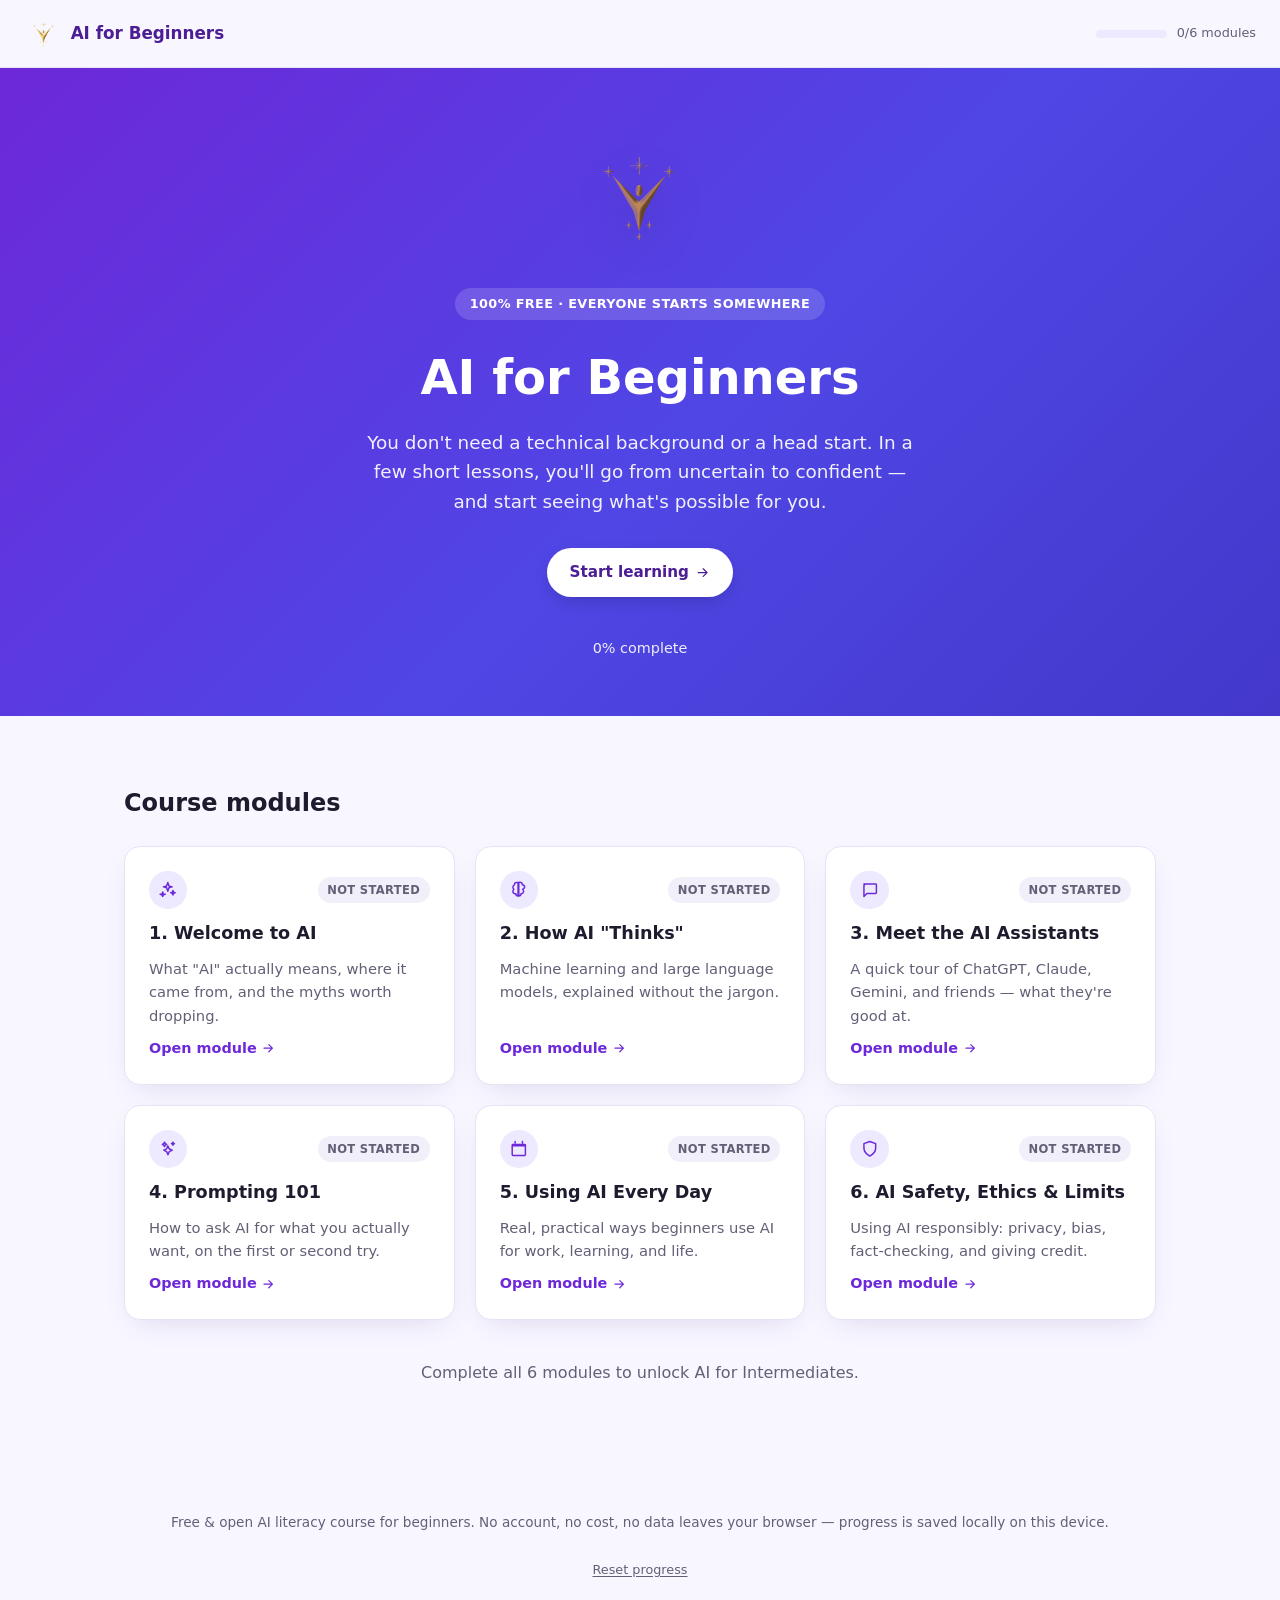
<file: index.html>
<!doctype html>
<html lang="en">
<head>
  <meta charset="UTF-8">
  <meta name="viewport" content="width=device-width, initial-scale=1.0">
  <title>AI for Beginners — Free Course</title>
  <meta name="description" content="A free, no-signup course that teaches complete beginners how to understand and use AI with confidence.">
  <link rel="icon" type="image/png" href="assets/logo.png">
  <link rel="apple-touch-icon" href="assets/logo.png">
  <link rel="stylesheet" href="css/style.css">
</head>
<body>
  <div id="app"></div>
  <script src="js/content.js"></script>
  <script src="js/app.js"></script>
</body>
</html>
</file>
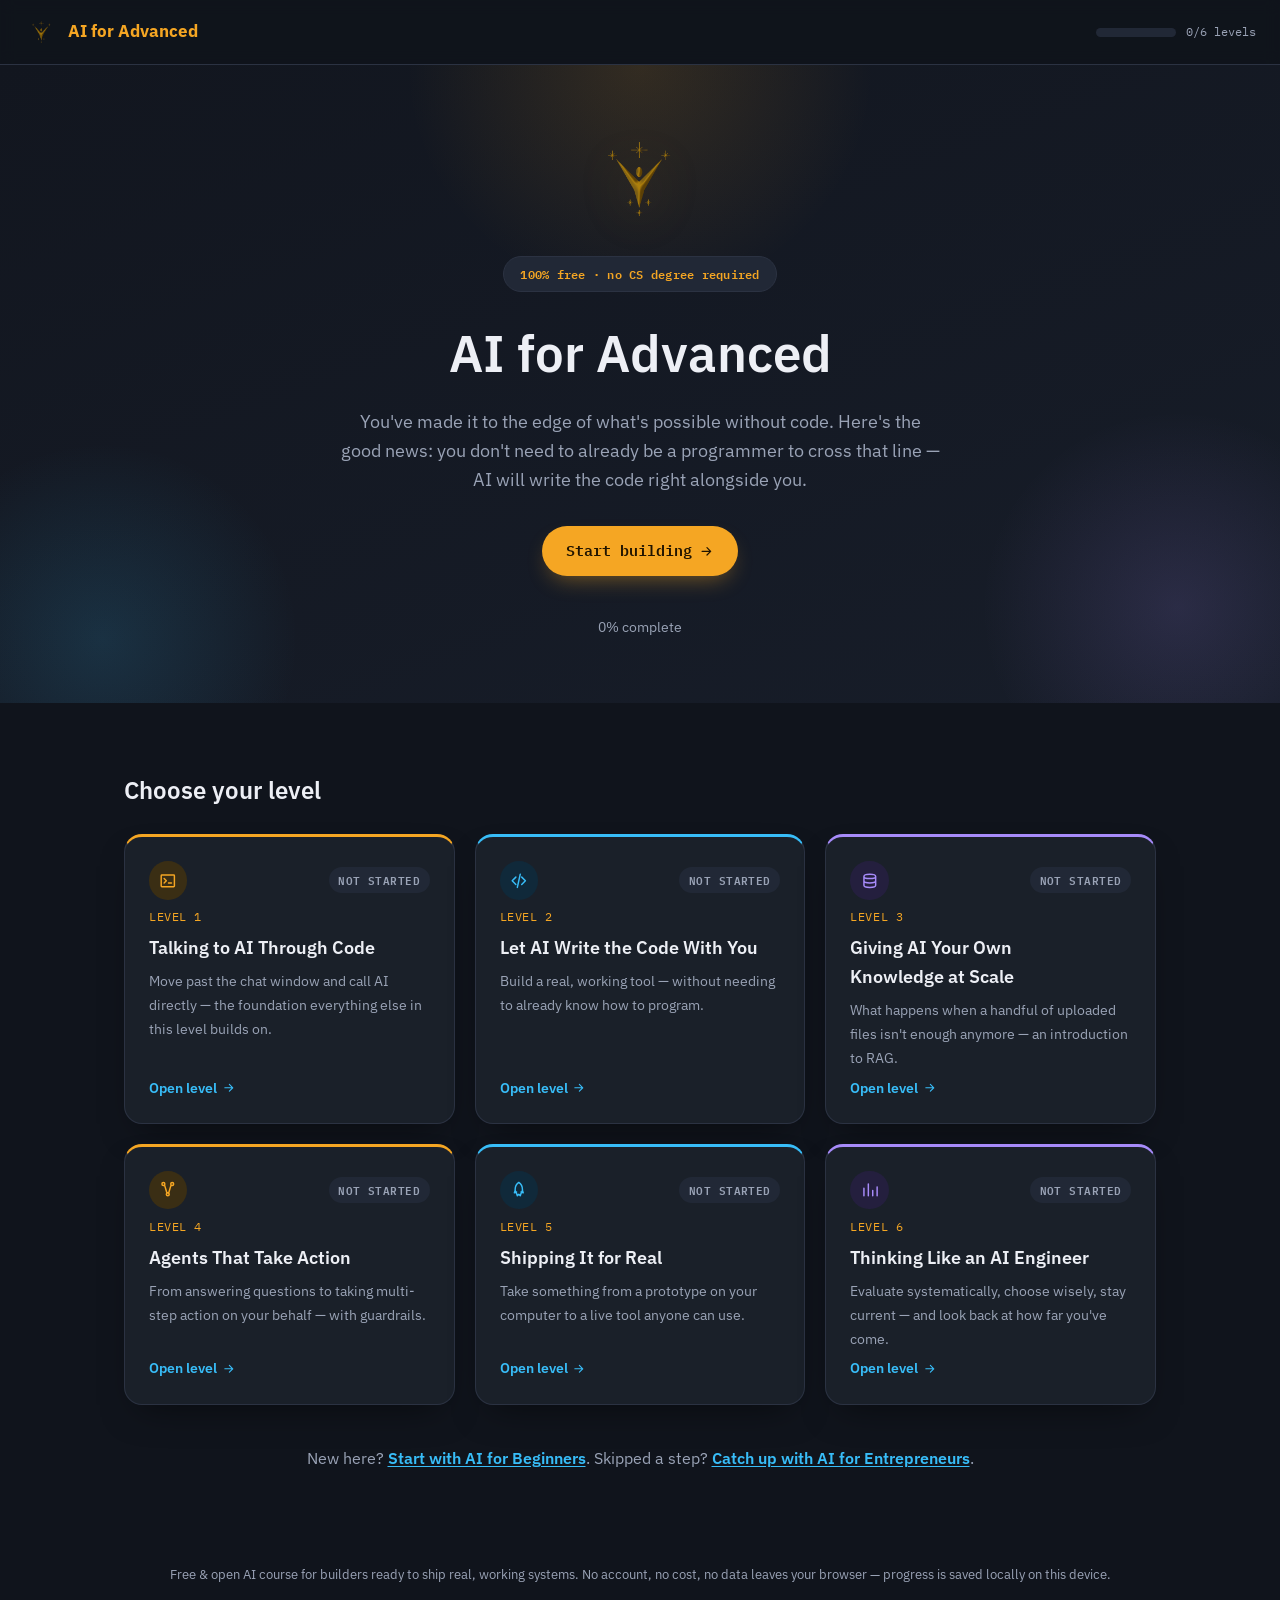
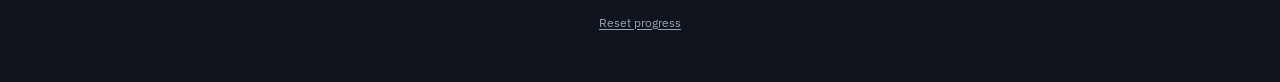
<file: advanced/index.html>
<!doctype html>
<html lang="en">
<head>
  <meta charset="UTF-8">
  <meta name="viewport" content="width=device-width, initial-scale=1.0">
  <title>AI for Advanced — Free Course</title>
  <meta name="description" content="A free, no-signup course for going past no-code AI: calling models through code, RAG, agents, and shipping something real — no prior programming background required.">
  <link rel="icon" type="image/png" href="../assets/logo.png">
  <link rel="apple-touch-icon" href="../assets/logo.png">
  <link rel="preconnect" href="https://fonts.googleapis.com">
  <link rel="preconnect" href="https://fonts.gstatic.com" crossorigin>
  <link href="https://fonts.googleapis.com/css2?family=IBM+Plex+Sans:wght@400;500;600;700&family=IBM+Plex+Mono:wght@400;500;600&display=swap" rel="stylesheet">
  <link rel="stylesheet" href="css/style.css">
</head>
<body>
  <div id="app"></div>
  <script src="js/content.js"></script>
  <script src="js/app.js"></script>
</body>
</html>
</file>
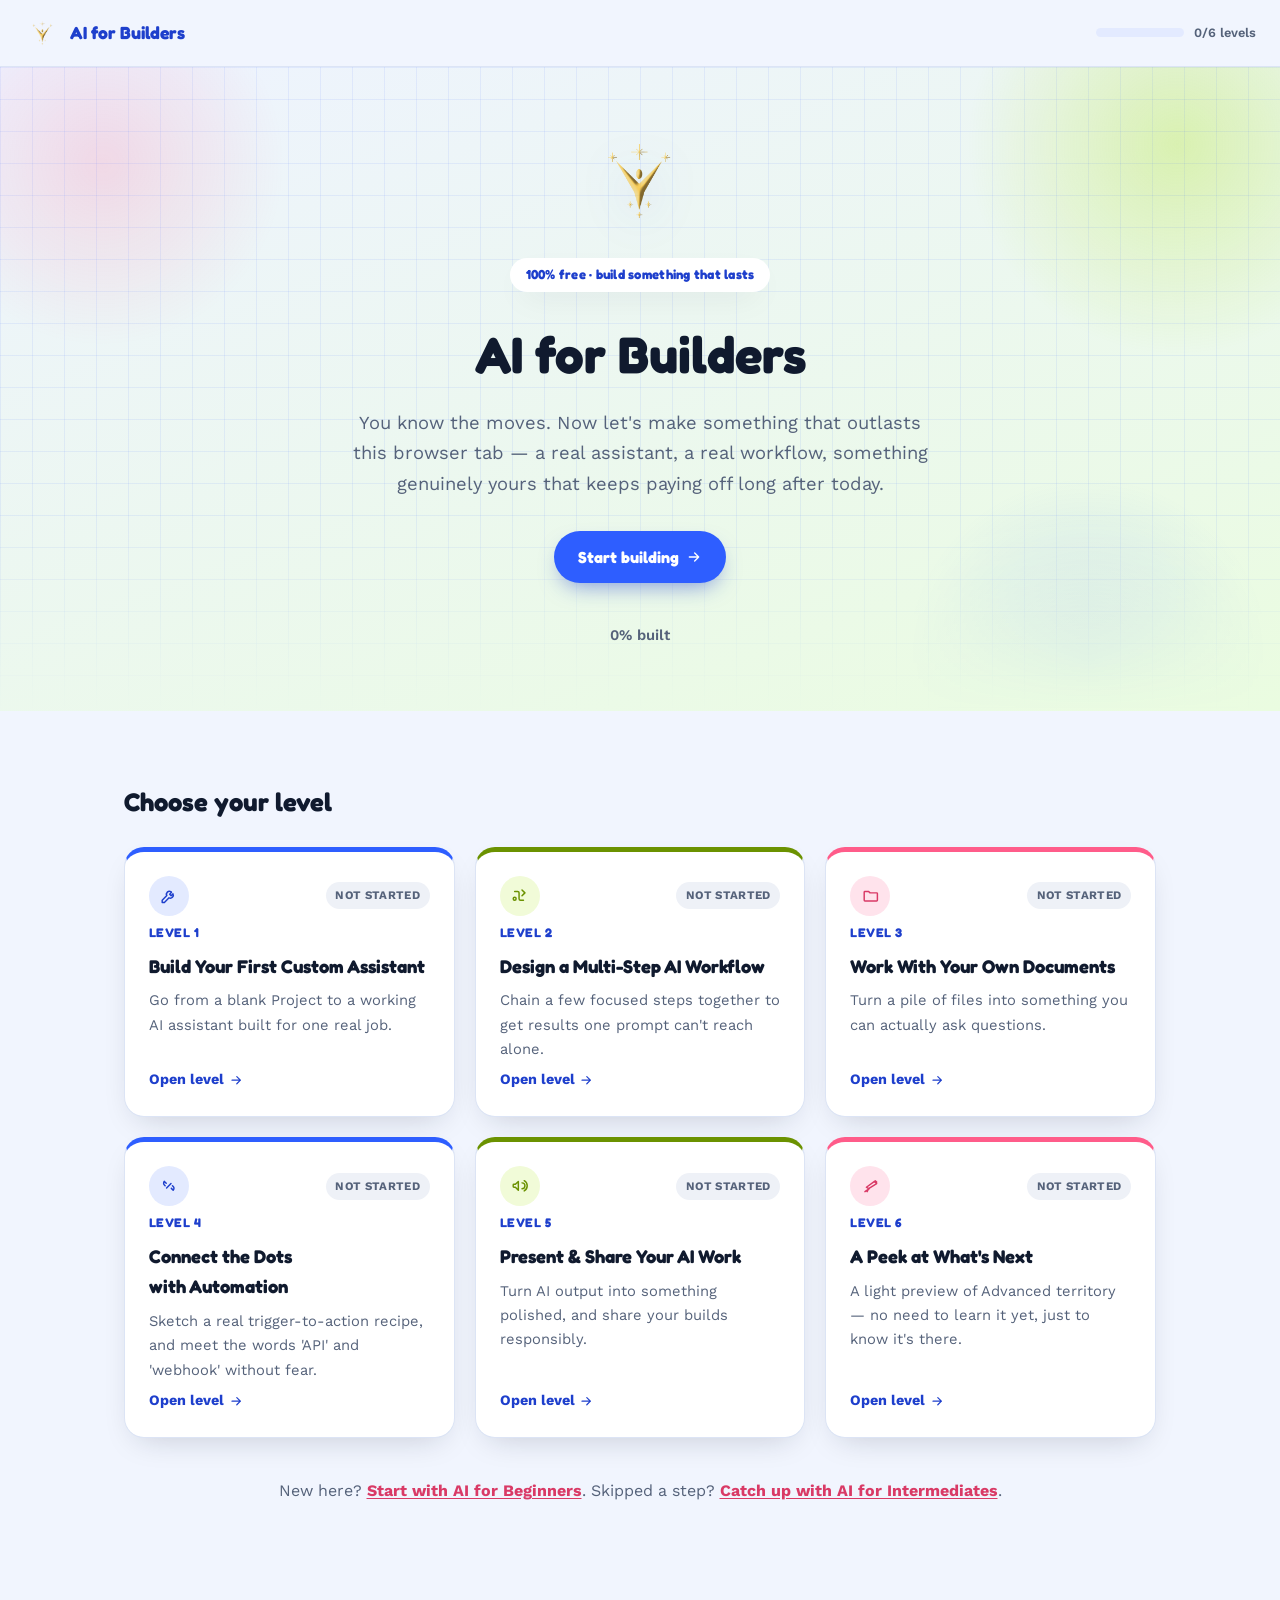
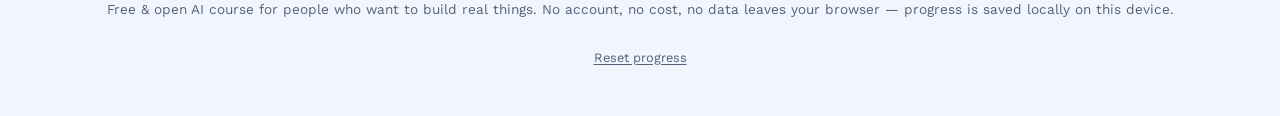
<file: builders/index.html>
<!doctype html>
<html lang="en">
<head>
  <meta charset="UTF-8">
  <meta name="viewport" content="width=device-width, initial-scale=1.0">
  <title>AI for Builders — Free Course</title>
  <meta name="description" content="A free, no-signup course for actually building things with AI — a real assistant, a real workflow — for your job, business, or personal life. Still fun, still no coding.">
  <link rel="icon" type="image/png" href="../assets/logo.png">
  <link rel="apple-touch-icon" href="../assets/logo.png">
  <link rel="preconnect" href="https://fonts.googleapis.com">
  <link rel="preconnect" href="https://fonts.gstatic.com" crossorigin>
  <link href="https://fonts.googleapis.com/css2?family=Fredoka:wght@500;600;700&family=Work+Sans:wght@400;500;600;700&display=swap" rel="stylesheet">
  <link rel="stylesheet" href="css/style.css">
</head>
<body>
  <div id="app"></div>
  <script src="js/content.js"></script>
  <script src="js/app.js"></script>
</body>
</html>
</file>
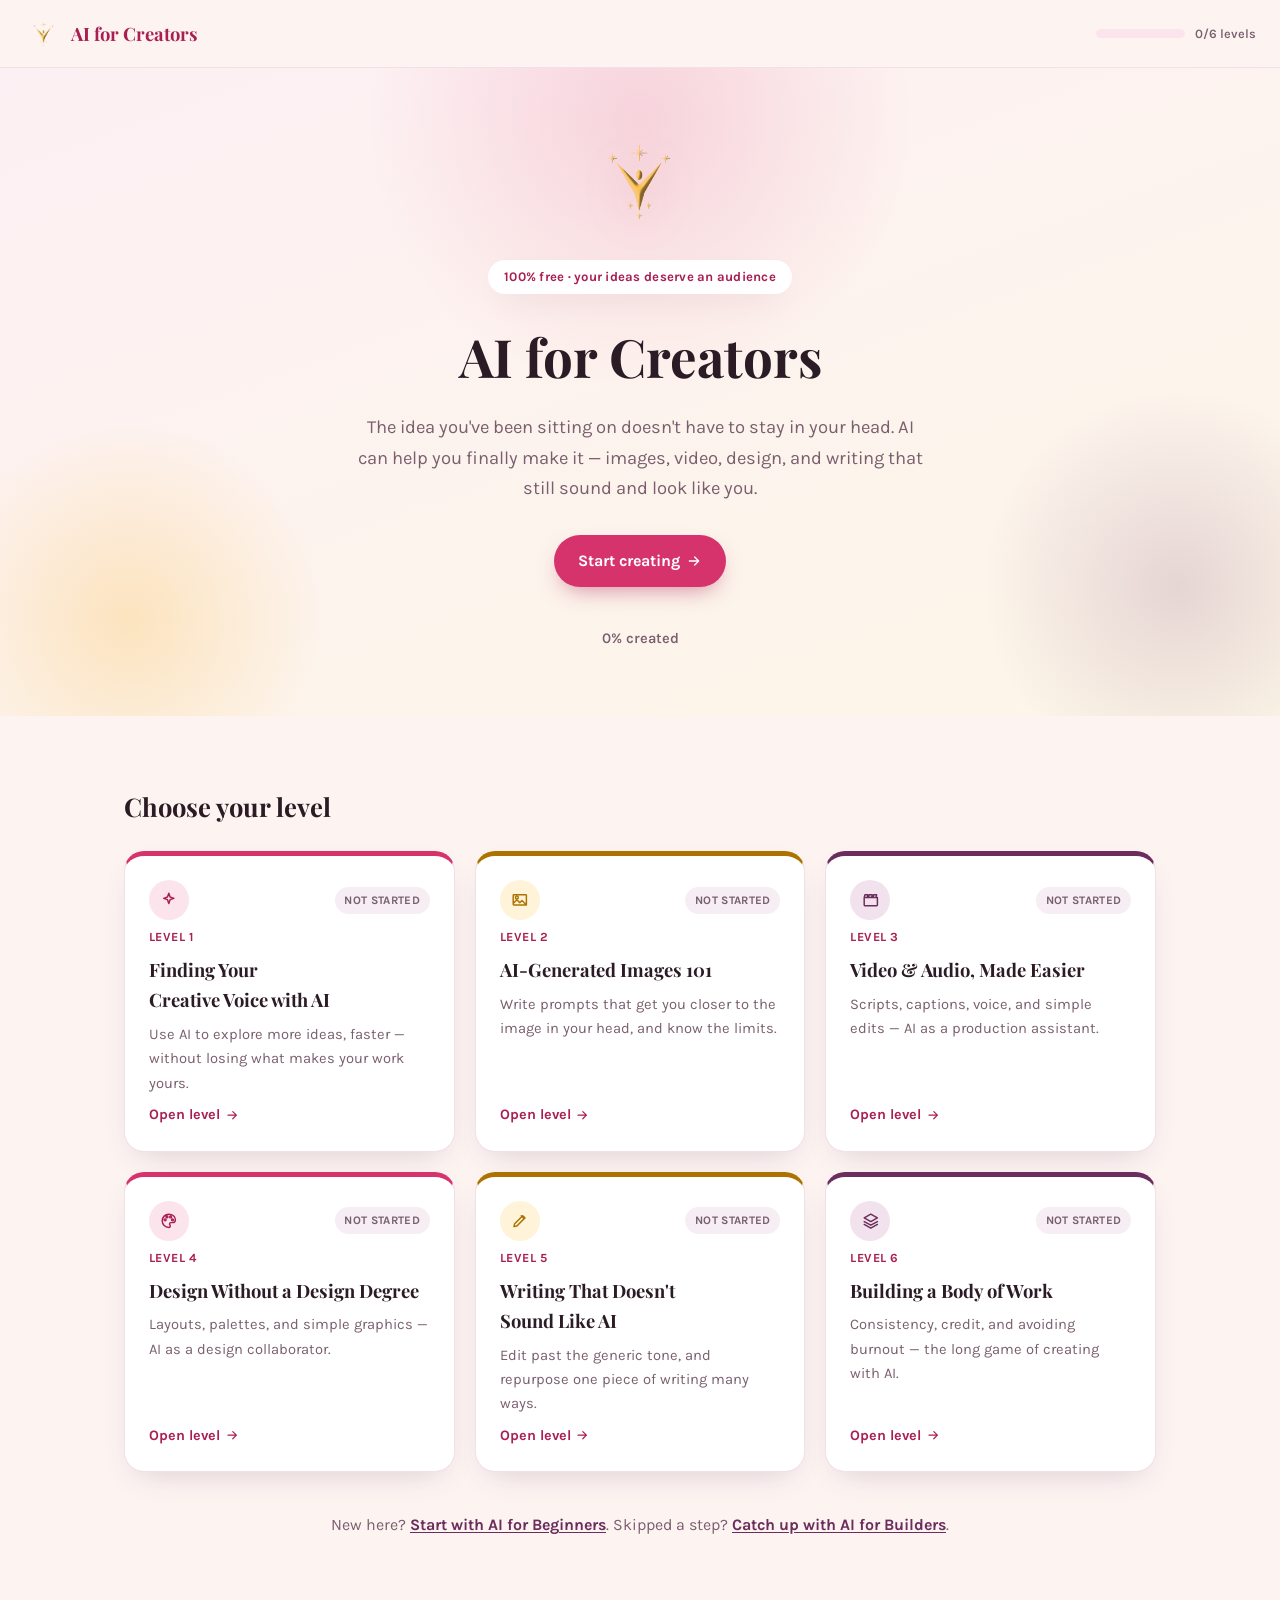
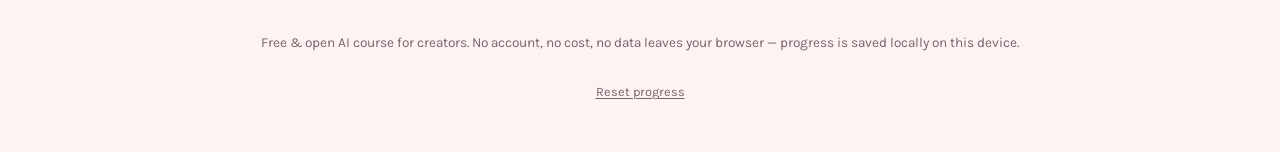
<file: creators/index.html>
<!doctype html>
<html lang="en">
<head>
  <meta charset="UTF-8">
  <meta name="viewport" content="width=device-width, initial-scale=1.0">
  <title>AI for Creators — Free Course</title>
  <meta name="description" content="A free, no-signup course for using AI to create images, video, design, and writing that still sound and look like you.">
  <link rel="icon" type="image/png" href="../assets/logo.png">
  <link rel="apple-touch-icon" href="../assets/logo.png">
  <link rel="preconnect" href="https://fonts.googleapis.com">
  <link rel="preconnect" href="https://fonts.gstatic.com" crossorigin>
  <link href="https://fonts.googleapis.com/css2?family=Playfair+Display:wght@600;700;800&family=Karla:wght@400;500;600;700&display=swap" rel="stylesheet">
  <link rel="stylesheet" href="css/style.css">
</head>
<body>
  <div id="app"></div>
  <script src="js/content.js"></script>
  <script src="js/app.js"></script>
</body>
</html>
</file>
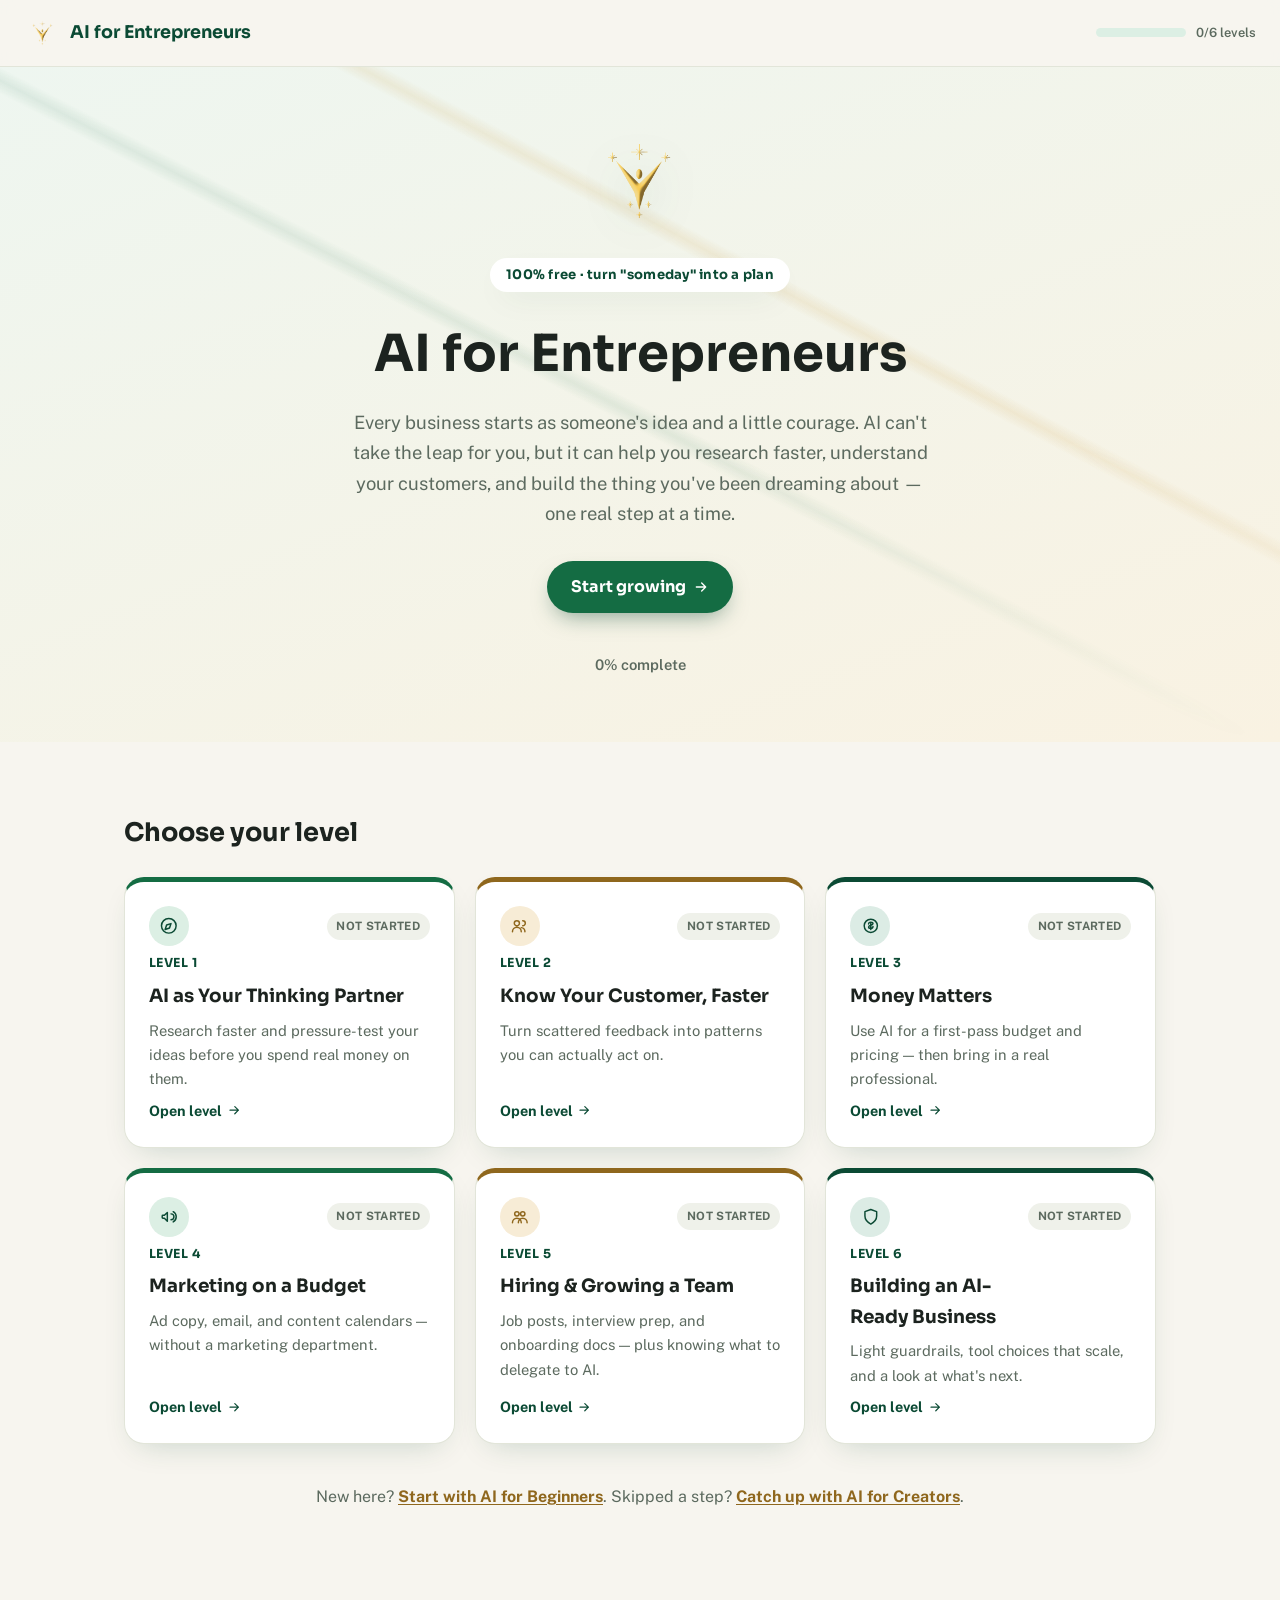
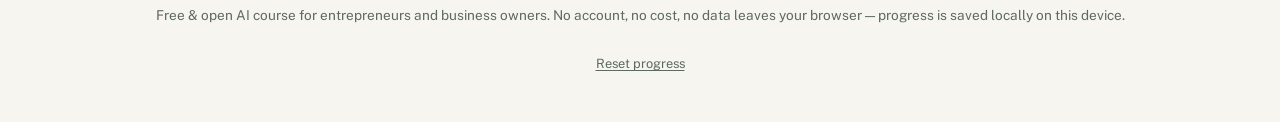
<file: entrepreneurs/index.html>
<!doctype html>
<html lang="en">
<head>
  <meta charset="UTF-8">
  <meta name="viewport" content="width=device-width, initial-scale=1.0">
  <title>AI for Entrepreneurs — Free Course</title>
  <meta name="description" content="A free, no-signup course for using AI to research, understand customers, plan finances, market, and hire — for the business you're building.">
  <link rel="icon" type="image/png" href="../assets/logo.png">
  <link rel="apple-touch-icon" href="../assets/logo.png">
  <link rel="preconnect" href="https://fonts.googleapis.com">
  <link rel="preconnect" href="https://fonts.gstatic.com" crossorigin>
  <link href="https://fonts.googleapis.com/css2?family=Sora:wght@600;700;800&family=Public+Sans:wght@400;500;600;700&display=swap" rel="stylesheet">
  <link rel="stylesheet" href="css/style.css">
</head>
<body>
  <div id="app"></div>
  <script src="js/content.js"></script>
  <script src="js/app.js"></script>
</body>
</html>
</file>
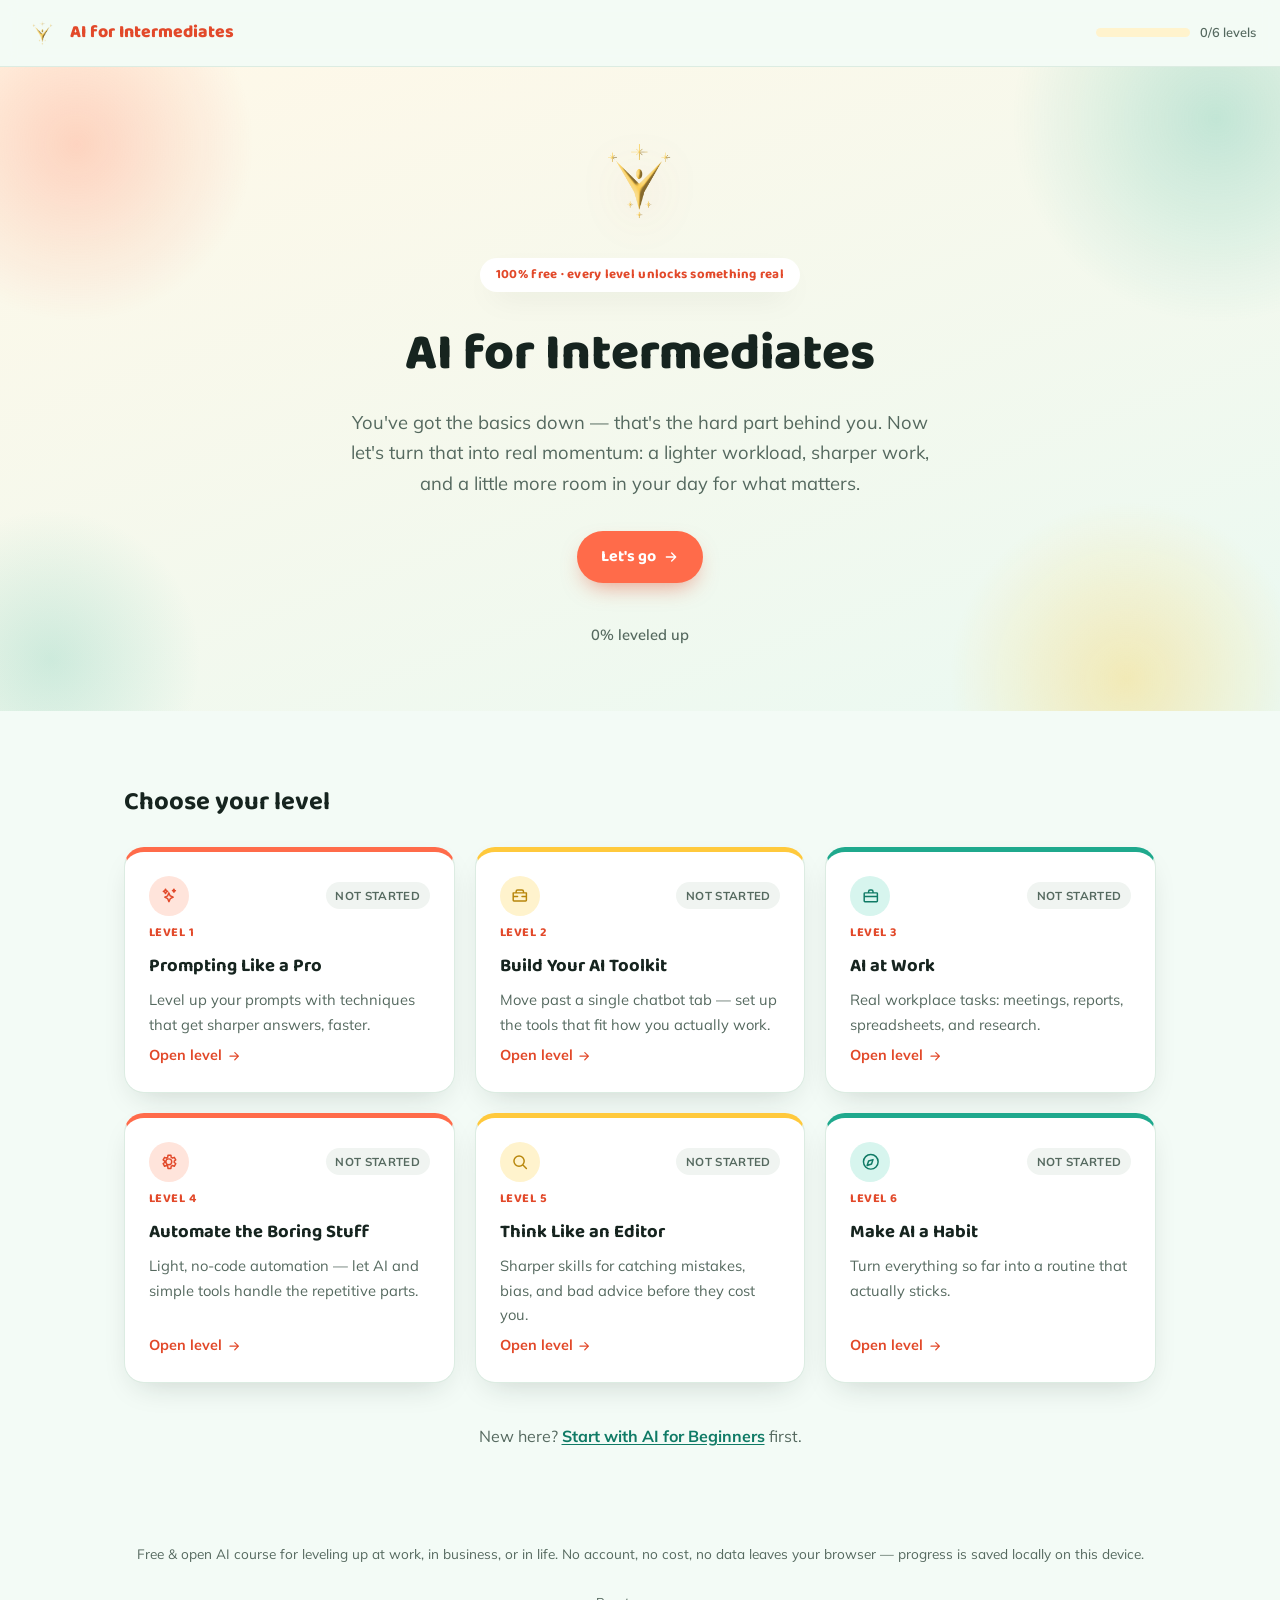
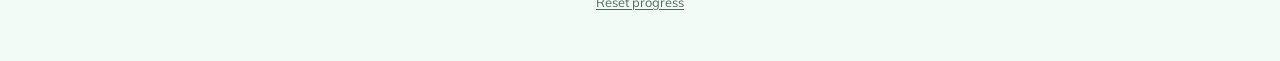
<file: intermediate/index.html>
<!doctype html>
<html lang="en">
<head>
  <meta charset="UTF-8">
  <meta name="viewport" content="width=device-width, initial-scale=1.0">
  <title>AI for Intermediates — Free Course</title>
  <meta name="description" content="A free, no-signup course that helps you put AI to real use at work, in business, or in everyday life — light, practical, and not a bit like a test.">
  <link rel="icon" type="image/png" href="../assets/logo.png">
  <link rel="apple-touch-icon" href="../assets/logo.png">
  <link rel="preconnect" href="https://fonts.googleapis.com">
  <link rel="preconnect" href="https://fonts.gstatic.com" crossorigin>
  <link href="https://fonts.googleapis.com/css2?family=Baloo+2:wght@600;700;800&family=Mulish:wght@400;600;700;800&display=swap" rel="stylesheet">
  <link rel="stylesheet" href="css/style.css">
</head>
<body>
  <div id="app"></div>
  <script src="js/content.js"></script>
  <script src="js/app.js"></script>
</body>
</html>
</file>
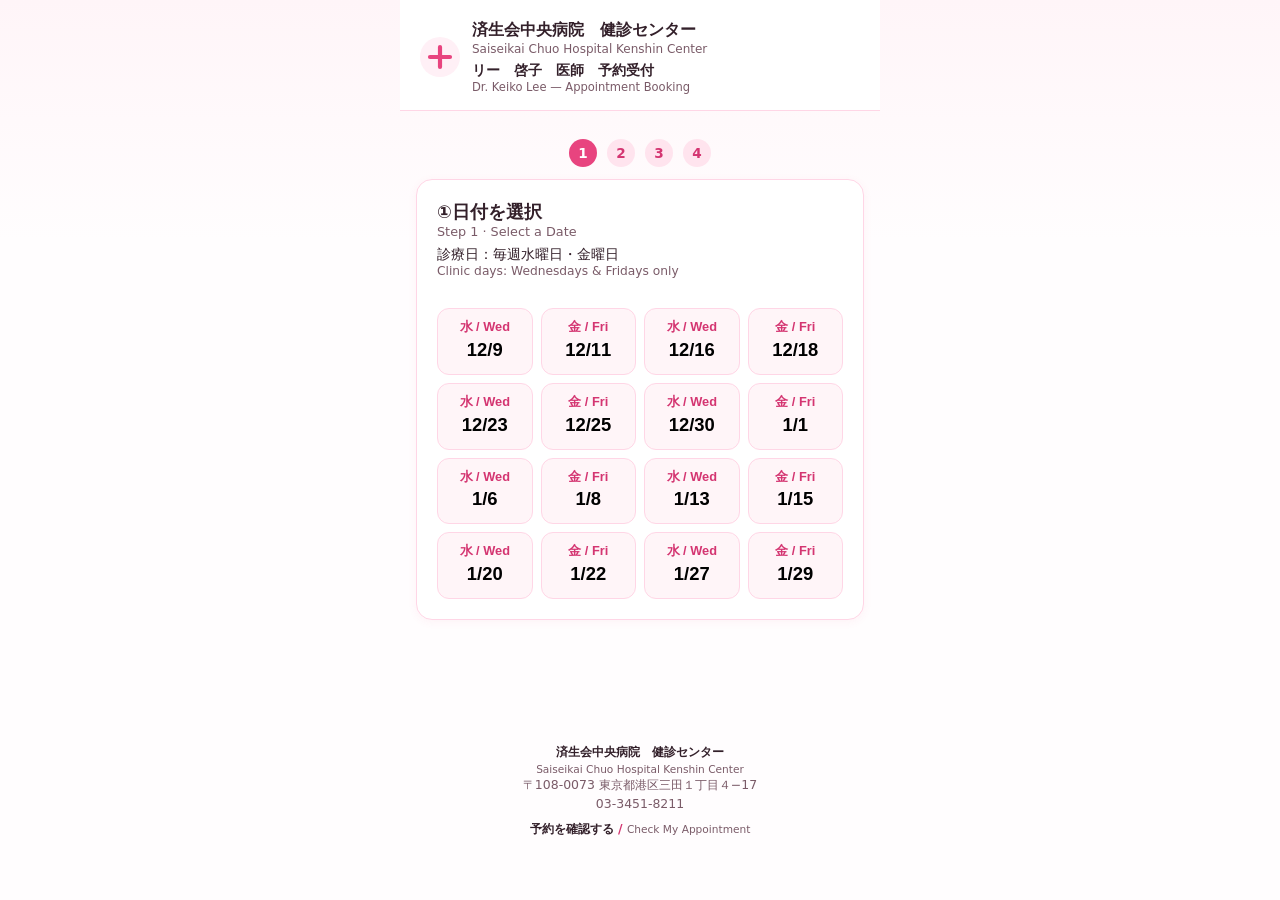
<file: reservation/index.html>
<!doctype html>
<html lang="ja">
<head>
  <meta charset="UTF-8">
  <meta name="viewport" content="width=device-width, initial-scale=1.0, maximum-scale=1">
  <title>ご予約 / Book an Appointment — リー啓子医師 Dr. Keiko Lee</title>
  <meta name="description" content="済生会中央病院 健診センター リー啓子医師の予約ページ / Appointment booking for Dr. Keiko Lee at Saiseikai Chuo Hospital Kenshin Center">
  <meta name="theme-color" content="#e8447f">
  <link rel="stylesheet" href="css/style.css?v=12">
</head>
<body>
  <div class="page">
    <header class="site-header">
      <!-- LOGO PLACEHOLDER: swap this SVG for <img class="logo" src="../assets/lee-clinic-logo.png" alt="Lee Medical Clinic"> once the logo is ready -->
      <div class="logo" aria-hidden="true">
        <svg viewBox="0 0 48 48" width="40" height="40" fill="none" xmlns="http://www.w3.org/2000/svg">
          <circle cx="24" cy="24" r="24" fill="#fff0f6"/>
          <path d="M24 12v24M12 24h24" stroke="#e8447f" stroke-width="5" stroke-linecap="round"/>
        </svg>
      </div>
      <div class="clinic-name">
        <p class="jp">済生会中央病院　健診センター</p>
        <p class="en">Saiseikai Chuo Hospital Kenshin Center</p>
        <p class="doctor"><span class="jp">リー　啓子　医師　予約受付</span><span class="en">Dr. Keiko Lee — Appointment Booking</span></p>
      </div>
    </header>

    <main id="main">
      <div id="offline-banner" class="banner" hidden>
        <p class="jp">現在、予約システムを準備中です。しばらくしてから再度お試しください。</p>
        <p class="en">The booking system is being set up right now. Please check back soon.</p>
      </div>

      <ol class="progress" aria-hidden="true">
        <li id="progress-1" class="active">1</li>
        <li id="progress-2">2</li>
        <li id="progress-3">3</li>
        <li id="progress-4">4</li>
      </ol>

      <section id="step-date" class="card step">
        <h2><span class="jp">①日付を選択</span><span class="en">Step 1 · Select a Date</span></h2>
        <p class="note"><span class="jp">診療日：毎週水曜日・金曜日</span><span class="en">Clinic days: Wednesdays &amp; Fridays only</span></p>
        <div id="date-status" class="status-msg">
          <span class="jp">日付を読み込み中…</span><span class="en">Loading available dates…</span>
        </div>
        <div id="date-list" class="date-scroll" role="listbox" aria-label="Select a date"></div>
      </section>

      <section id="step-time" class="card step" hidden>
        <h2><span class="jp">②時間を選択</span><span class="en">Step 2 · Select a Time</span></h2>
        <p class="note" id="selected-date-label"></p>
        <button type="button" class="link-btn" data-action="back-to-date">
          <span class="jp">← 日付を変更</span><span class="en">← Change date</span>
        </button>
        <div id="slot-status" class="status-msg">
          <span class="jp">空き状況を確認中…</span><span class="en">Checking availability…</span>
        </div>
        <div id="slot-sessions"></div>
      </section>

      <section id="step-form" class="card step" hidden>
        <h2><span class="jp">③お客様情報の入力</span><span class="en">Step 3 · Your Information</span></h2>
        <div id="selection-summary" class="selection-summary"></div>
        <button type="button" class="link-btn" data-action="back-to-time">
          <span class="jp">← 時間を変更</span><span class="en">← Change time</span>
        </button>

        <form id="booking-form" novalidate>
          <div class="field">
            <label for="patient-name">
              <span class="jp">お名前<span class="required">必須</span></span>
              <span class="en">Full Name (required)</span>
            </label>
            <input type="text" id="patient-name" name="name" autocomplete="name" required>
          </div>

          <div class="field">
            <label for="patient-kana">
              <span class="jp">フリガナ<span class="optional">任意</span></span>
              <span class="en">Furigana (optional)</span>
            </label>
            <input type="text" id="patient-kana" name="kana" autocomplete="off">
          </div>

          <div class="field">
            <label for="patient-phone">
              <span class="jp">電話番号<span class="required">必須</span></span>
              <span class="en">Phone Number (required)</span>
            </label>
            <input type="tel" id="patient-phone" name="phone" autocomplete="tel" inputmode="tel" required placeholder="090-1234-5678">
          </div>

          <div class="field">
            <label for="patient-email">
              <span class="jp">メールアドレス<span class="optional">任意</span></span>
              <span class="en">Email (optional)</span>
            </label>
            <p class="field-hint">
              <span class="jp">ご入力いただくと、前日にリマインドメールをお送りします。</span>
              <span class="en">If provided, we'll send a reminder email the day before.</span>
            </p>
            <input type="email" id="patient-email" name="email" autocomplete="email" inputmode="email" placeholder="example@email.com">
          </div>

          <div class="field">
            <label for="patient-note">
              <span class="jp">症状・ご要望<span class="optional">任意</span></span>
              <span class="en">Symptoms / Requests (optional)</span>
            </label>
            <textarea id="patient-note" name="note" rows="3"></textarea>
          </div>

          <div id="form-error" class="form-error" role="alert" hidden></div>

          <button type="submit" id="submit-btn" class="btn-primary">
            <span class="jp">この内容で予約する</span><span class="en">Confirm Booking</span>
          </button>
        </form>
      </section>

      <section id="step-confirm" class="card step" hidden>
        <div class="confirm-icon" aria-hidden="true">
          <svg viewBox="0 0 48 48" width="56" height="56" fill="none" xmlns="http://www.w3.org/2000/svg">
            <circle cx="24" cy="24" r="24" fill="#ffe4ee"/>
            <path d="M14 25l7 7 13-15" stroke="#c22f66" stroke-width="4" stroke-linecap="round" stroke-linejoin="round"/>
          </svg>
        </div>
        <h2><span class="jp">ご予約が完了しました</span><span class="en">Booking Confirmed</span></h2>
        <div id="confirm-details" class="confirm-details"></div>
        <p class="note">
          <span class="jp">診療開始の10分前までにお越しください。</span>
          <span class="en">Please arrive at least 10 minutes before your appointment.</span>
        </p>
        <div class="calendar-actions">
          <a id="calendar-google-btn" class="btn-calendar" href="#" target="_blank" rel="noopener">
            <span class="jp">Googleカレンダーに追加（Android等）</span><span class="en">Add to Google Calendar (Android)</span>
          </a>
          <a id="calendar-ics-btn" class="btn-calendar" href="#" download="appointment.ics">
            <span class="jp">カレンダーに追加（iPhone等）</span><span class="en">Add to Calendar (iPhone, Outlook)</span>
          </a>
        </div>
        <button type="button" id="book-another-btn" class="btn-secondary">
          <span class="jp">別の予約を追加する</span><span class="en">Book Another Appointment</span>
        </button>
      </section>
    </main>

    <footer class="site-footer">
      <p class="jp">済生会中央病院　健診センター</p>
      <p class="en">Saiseikai Chuo Hospital Kenshin Center</p>
      <p id="footer-address"></p>
      <p id="footer-phone"></p>
      <p><a href="lookup.html" class="footer-link"><span class="jp">予約を確認する</span> / <span class="en">Check My Appointment</span></a></p>
    </footer>
  </div>

  <script src="js/config.js?v=12"></script>
  <script src="js/booking.js?v=12"></script>
</body>
</html>
</file>
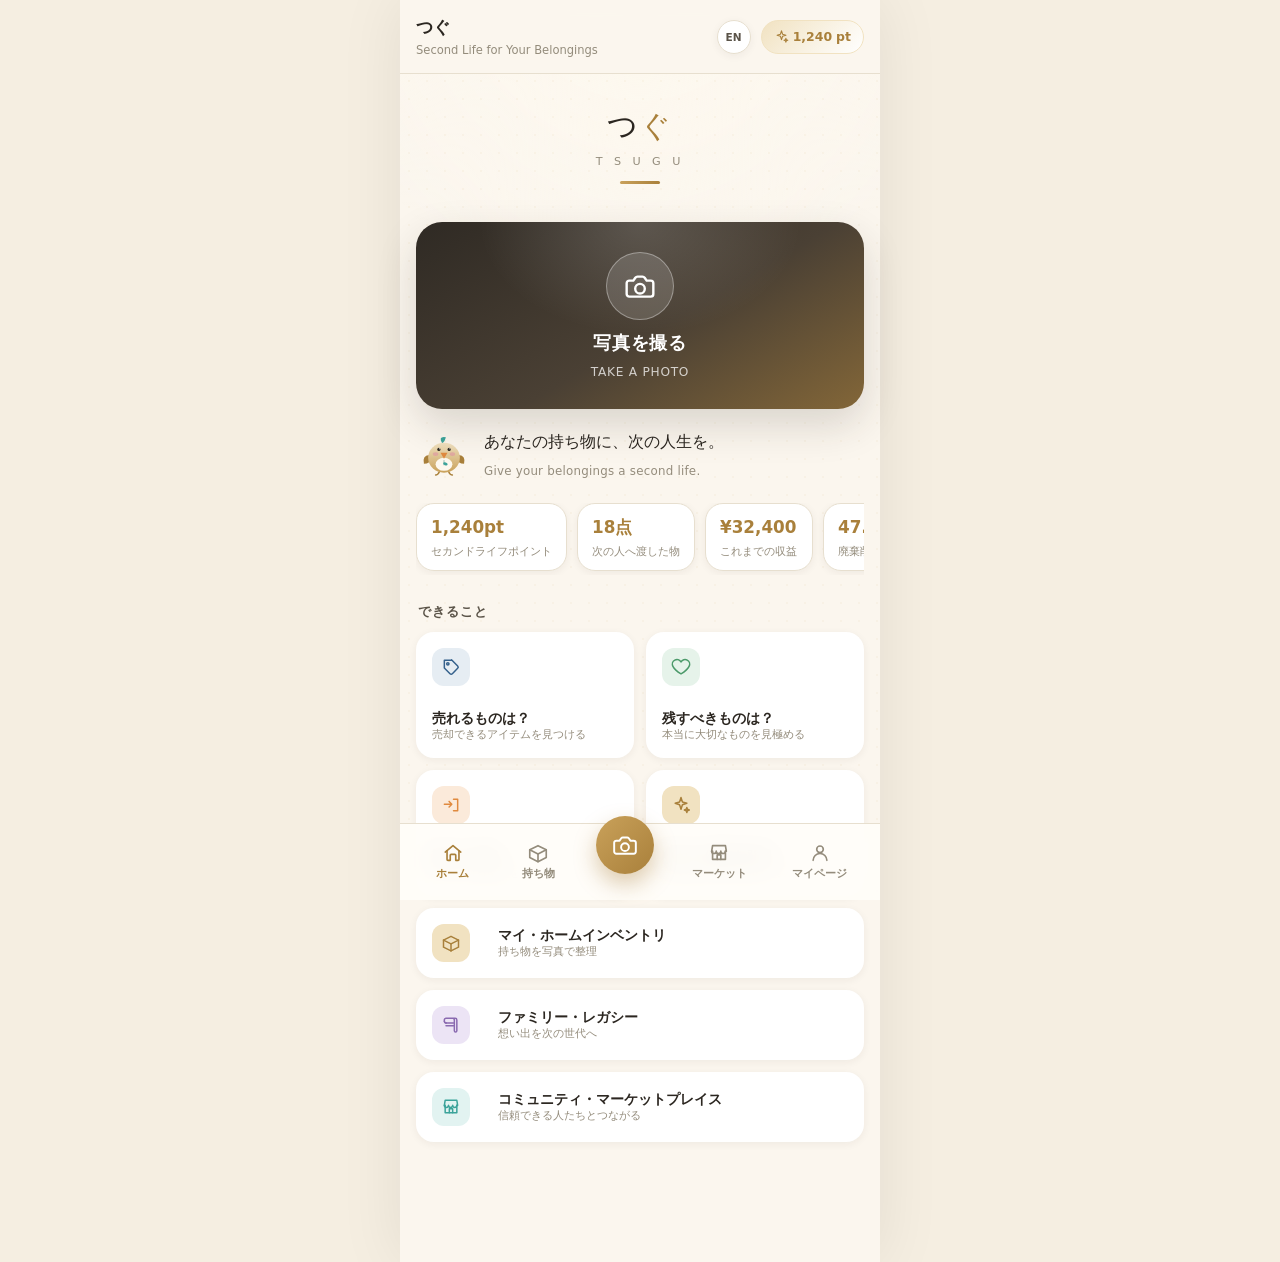
<file: secondlife/index.html>
<!doctype html>
<html lang="ja">
<head>
<meta charset="UTF-8">
<meta name="viewport" content="width=device-width, initial-scale=1.0, viewport-fit=cover">
<title>つぐ TSUGU — あなたの持ち物に、次の人生を。</title>
<meta name="description" content="写真を撮るだけでAIが持ち物を見極め、残す・売る・譲る・贈る・寄付する・リサイクルするを提案する、日本のためのセカンドライフ・アプリ。">
<meta name="theme-color" content="#fbf6ee">
<link rel="icon" href="data:image/svg+xml,%3Csvg xmlns='http://www.w3.org/2000/svg' viewBox='0 0 64 64'%3E%3Crect width='64' height='64' rx='16' fill='%232b2620'/%3E%3Ctext x='32' y='44' font-size='32' text-anchor='middle' fill='%23c9a15a' font-family='sans-serif'%3E%E3%81%A4%3C/text%3E%3C/svg%3E">
<link rel="stylesheet" href="css/style.css">
</head>
<body>

<!-- ============================= ICON SPRITE ============================= -->
<svg width="0" height="0" style="position:absolute" aria-hidden="true">
<defs>
  <linearGradient id="mascotGrad" x1="0" y1="0" x2="0" y2="1">
    <stop offset="0" stop-color="#f1e2c1"/>
    <stop offset="1" stop-color="#c9a15a"/>
  </linearGradient>
  <!-- つぐみ Tsugumi: the app's mascot spirit, a small bird who carries things to their next life -->
  <symbol id="i-mascot" viewBox="0 0 120 120" stroke="none">
    <path d="M56 35 Q47 19 64 22 Q61 33 56 35 Z" fill="#3ba39a"/>
    <path d="M28 60 Q13 61 17 79 Q30 79 35 66 Z" fill="#a9803b"/>
    <path d="M92 60 Q107 61 103 79 Q90 79 85 66 Z" fill="#a9803b"/>
    <path d="M50 96 q-3 7 -8 7" stroke="#a9803b" stroke-width="3.2" fill="none" stroke-linecap="round"/>
    <path d="M70 96 q3 7 8 7" stroke="#a9803b" stroke-width="3.2" fill="none" stroke-linecap="round"/>
    <ellipse cx="60" cy="66" rx="34" ry="32" fill="url(#mascotGrad)"/>
    <ellipse cx="60" cy="80" rx="18" ry="14" fill="#fdf8ee"/>
    <path d="M60 71 L60 82" stroke="#2b7d74" stroke-width="1"/>
    <ellipse cx="63" cy="79" rx="5" ry="3" fill="#3ba39a" transform="rotate(20 63 79)"/>
    <path d="M52.5 55 L60 68 L67.5 55 Z" fill="#e08a3f"/>
    <ellipse cx="42" cy="58" rx="6" ry="4" fill="#e08aa8" opacity="0.5"/>
    <ellipse cx="78" cy="58" rx="6" ry="4" fill="#e08aa8" opacity="0.5"/>
    <circle cx="49" cy="48" r="3.4" fill="#2b2620"/>
    <circle cx="71" cy="48" r="3.4" fill="#2b2620"/>
    <circle cx="50.3" cy="46.6" r="1.1" fill="#fff"/>
    <circle cx="72.3" cy="46.6" r="1.1" fill="#fff"/>
  </symbol>
  <symbol id="i-mascot-face" viewBox="0 0 24 24" stroke="none">
    <circle cx="12" cy="12" r="8.5" fill="#fff"/>
    <path d="M9.2 15 L12 19.5 L14.8 15 Z" fill="#e08a3f"/>
    <ellipse cx="7.3" cy="13.3" rx="1.3" ry="0.8" fill="#e08aa8" opacity="0.6"/>
    <ellipse cx="16.7" cy="13.3" rx="1.3" ry="0.8" fill="#e08aa8" opacity="0.6"/>
    <circle cx="9" cy="10.3" r="1.2" fill="#2b2620"/>
    <circle cx="15" cy="10.3" r="1.2" fill="#2b2620"/>
  </symbol>
  <symbol id="i-camera" viewBox="0 0 24 24"><path d="M4 8h3l1.5-2.2A2 2 0 0 1 10.15 5h3.7a2 2 0 0 1 1.65.8L17 8h3a2 2 0 0 1 2 2v8a2 2 0 0 1-2 2H4a2 2 0 0 1-2-2v-8a2 2 0 0 1 2-2Z"/><circle cx="12" cy="14" r="3.6"/></symbol>
  <symbol id="i-home" viewBox="0 0 24 24"><path d="M3.5 11 12 4l8.5 7"/><path d="M5.5 9.5V19a1 1 0 0 0 1 1H9v-5.5a1 1 0 0 1 1-1h4a1 1 0 0 1 1 1V20h2.5a1 1 0 0 0 1-1V9.5"/></symbol>
  <symbol id="i-box" viewBox="0 0 24 24"><path d="M3 8.5 12 4l9 4.5-9 4.5-9-4.5Z"/><path d="M3 8.5V17l9 4.5 9-4.5V8.5"/><path d="M12 13v8.5"/></symbol>
  <symbol id="i-store" viewBox="0 0 24 24"><path d="M4 10 5 4h14l1 6"/><path d="M4 10a2.5 2.5 0 0 0 5 0 2.5 2.5 0 0 0 5 0 2.5 2.5 0 0 0 5 0"/><path d="M5 10v9h14v-9"/><path d="M10 19v-5h4v5"/></symbol>
  <symbol id="i-scroll" viewBox="0 0 24 24"><path d="M6 4h11a2 2 0 0 1 2 2v13a1.5 1.5 0 0 1-3 0V6a2 2 0 0 0-2-2H6a2 2 0 0 0-2 2v1.5a2 2 0 0 0 2 2"/><path d="M6 9.5h9"/><path d="M6 13h9"/><path d="M4 7.5a2 2 0 0 0 2 2"/></symbol>
  <symbol id="i-user" viewBox="0 0 24 24"><circle cx="12" cy="8" r="3.6"/><path d="M4.5 20a7.5 7.5 0 0 1 15 0"/></symbol>
  <symbol id="i-heart" viewBox="0 0 24 24"><path d="M12 20.2s-7.4-4.4-9.7-9A5.4 5.4 0 0 1 12 6a5.4 5.4 0 0 1 9.7 5.2c-2.3 4.6-9.7 9-9.7 9Z"/></symbol>
  <symbol id="i-tag" viewBox="0 0 24 24"><path d="M12.6 3.4 20 10.8a2 2 0 0 1 0 2.8l-6.4 6.4a2 2 0 0 1-2.8 0L4 13.2V4h9.2Z"/><circle cx="8.2" cy="8.2" r="1.4"/></symbol>
  <symbol id="i-give" viewBox="0 0 24 24"><path d="M4 11h9M13 11l-3.3-3.3M13 11l-3.3 3.3"/><path d="M15 5h5v14h-5"/></symbol>
  <symbol id="i-gift" viewBox="0 0 24 24"><rect x="4" y="10" width="16" height="10" rx="1.5"/><path d="M4 10h16v3H4z"/><path d="M12 10v10"/><path d="M12 10C9.5 10 8 8.8 8 7.2 8 5.9 9 5 10.1 5c1.3 0 1.9 1.5 1.9 2.6"/><path d="M12 10c2.5 0 4-1.2 4-2.8C16 5.9 15 5 13.9 5 12.6 5 12 6.5 12 7.6"/></symbol>
  <symbol id="i-donate" viewBox="0 0 24 24"><path d="M12 13.8s-4.3-2.6-5.7-5.2A3.1 3.1 0 0 1 12 5a3.1 3.1 0 0 1 5.7 3.6c-1.4 2.6-5.7 5.2-5.7 5.2Z"/><path d="M5 15c-1 .6-1.6 1.4-1.6 2.3 0 2 3.9 3.7 8.6 3.7s8.6-1.7 8.6-3.7c0-.9-.6-1.7-1.6-2.3"/></symbol>
  <symbol id="i-recycle" viewBox="0 0 24 24"><path d="M4.5 12a7.5 7.5 0 0 1 12.2-5.9"/><path d="M14.5 3.6 17 6.4l-3.2 1.4"/><path d="M19.5 12a7.5 7.5 0 0 1-12.2 5.9"/><path d="M9.5 20.4 7 17.6l3.2-1.4"/></symbol>
  <symbol id="i-trash" viewBox="0 0 24 24"><path d="M5 7h14"/><path d="M9 7V5a1 1 0 0 1 1-1h4a1 1 0 0 1 1 1v2"/><path d="M6.5 7 7.3 19a1.5 1.5 0 0 0 1.5 1.4h6.4a1.5 1.5 0 0 0 1.5-1.4L17.5 7"/><path d="M10 11v6M14 11v6"/></symbol>
  <symbol id="i-sparkle" viewBox="0 0 24 24"><path d="M12 3l1.7 5.3L19 10l-5.3 1.7L12 17l-1.7-5.3L5 10l5.3-1.7Z"/><path d="M19 15l.7 2.1L22 18l-2.3.9L19 21l-.7-2.1L16 18l2.3-.9Z"/></symbol>
  <symbol id="i-check" viewBox="0 0 24 24"><path d="M5 12.5 9.5 17 19 7"/></symbol>
  <symbol id="i-check-circle" viewBox="0 0 24 24"><circle cx="12" cy="12" r="9"/><path d="M8 12.3 10.8 15 16 9"/></symbol>
  <symbol id="i-shield" viewBox="0 0 24 24"><path d="M12 3.5 19 6v6c0 5-3 8-7 9-4-1-7-4-7-9V6l7-2.5Z"/><path d="M8.7 12.2l2.4 2.4 4.4-4.6"/></symbol>
  <symbol id="i-alert" viewBox="0 0 24 24"><path d="M12 4 3 20h18Z"/><path d="M12 10v4.2"/><circle cx="12" cy="17.2" r="0.9" fill="currentColor" stroke="none"/></symbol>
  <symbol id="i-mic" viewBox="0 0 24 24"><rect x="9.5" y="3.5" width="5" height="10" rx="2.5"/><path d="M6 11a6 6 0 0 0 12 0"/><path d="M12 17v3.5M9 20.5h6"/></symbol>
  <symbol id="i-chev-left" viewBox="0 0 24 24"><path d="M15 5 8 12l7 7"/></symbol>
  <symbol id="i-chev-down" viewBox="0 0 24 24"><path d="M6 9l6 6 6-6"/></symbol>
  <symbol id="i-map-pin" viewBox="0 0 24 24"><path d="M12 21.5S5.5 15.4 5.5 10a6.5 6.5 0 0 1 13 0c0 5.4-6.5 11.5-6.5 11.5Z"/><circle cx="12" cy="10" r="2.3"/></symbol>
  <symbol id="i-truck" viewBox="0 0 24 24"><path d="M3 7h10v9H3z"/><path d="M13 11h4l3 3v2h-7z"/><circle cx="7" cy="18.5" r="1.6"/><circle cx="17" cy="18.5" r="1.6"/></symbol>
  <symbol id="i-store-pin" viewBox="0 0 24 24"><path d="M4 10 5 5h14l1 5"/><path d="M4 10v9h16v-9"/><path d="M9 19v-5h6v5"/></symbol>
  <symbol id="i-clock" viewBox="0 0 24 24"><circle cx="12" cy="12" r="9"/><path d="M12 7v5l3.5 2"/></symbol>
  <symbol id="i-phone" viewBox="0 0 24 24"><path d="M6 3.5h3l1.4 4-2 1.6a12 12 0 0 0 5.5 5.5l1.6-2 4 1.4v3a1.5 1.5 0 0 1-1.6 1.5A16 16 0 0 1 4.5 5.1 1.5 1.5 0 0 1 6 3.5Z"/></symbol>
  <symbol id="i-star" viewBox="0 0 24 24"><path d="M12 3.5 14.7 9l6 .9-4.4 4.2 1 6-5.3-2.8-5.3 2.8 1-6L3.3 9.9l6-.9Z"/></symbol>
  <symbol id="i-plus" viewBox="0 0 24 24"><path d="M12 5v14M5 12h14"/></symbol>
  <symbol id="i-closet" viewBox="0 0 24 24"><rect x="4" y="3" width="16" height="18" rx="1.2"/><path d="M12 3v18"/><circle cx="8.5" cy="12" r="0.8" fill="currentColor" stroke="none"/><circle cx="15.5" cy="12" r="0.8" fill="currentColor" stroke="none"/></symbol>
  <symbol id="i-kitchen" viewBox="0 0 24 24"><path d="M6 3v8a3 3 0 0 0 6 0V3"/><path d="M9 11v10"/><path d="M17 3v6a2 2 0 1 1-4 0"/><path d="M17 3v18"/></symbol>
  <symbol id="i-bed" viewBox="0 0 24 24"><path d="M3 18v-6a2 2 0 0 1 2-2h14a2 2 0 0 1 2 2v6"/><path d="M3 18v2M21 18v2"/><path d="M5 12V8a2 2 0 0 1 2-2h4a2 2 0 0 1 2 2v2"/></symbol>
  <symbol id="i-sofa" viewBox="0 0 24 24"><path d="M5 12V8a2 2 0 0 1 4 0v4"/><path d="M15 12V8a2 2 0 0 1 4 0v4"/><path d="M4 12h16v5a1 1 0 0 1-1 1H5a1 1 0 0 1-1-1z"/><path d="M4 17v3M20 17v3"/></symbol>
  <symbol id="i-book" viewBox="0 0 24 24"><path d="M4 5.5A2.5 2.5 0 0 1 6.5 3H19a1 1 0 0 1 1 1v15a1 1 0 0 1-1 1H6.5A2.5 2.5 0 0 1 4 17.5Z"/><path d="M4 17.5A2.5 2.5 0 0 1 6.5 15H20"/></symbol>
  <symbol id="i-archive" viewBox="0 0 24 24"><rect x="3" y="4" width="18" height="5" rx="1"/><path d="M5 9v9a1.5 1.5 0 0 0 1.5 1.5h11A1.5 1.5 0 0 0 19 18V9"/><path d="M10 13h4"/></symbol>
  <symbol id="i-garage" viewBox="0 0 24 24"><path d="M3 20V9l9-5 9 5v11"/><path d="M3 12h18M3 16h18"/></symbol>
  <symbol id="i-dots" viewBox="0 0 24 24"><circle cx="6" cy="12" r="1.4" fill="currentColor" stroke="none"/><circle cx="12" cy="12" r="1.4" fill="currentColor" stroke="none"/><circle cx="18" cy="12" r="1.4" fill="currentColor" stroke="none"/></symbol>
  <symbol id="i-sax" viewBox="0 0 24 24"><path d="M9 4h6v4H9z"/><path d="M11 8v6a4 4 0 0 0 4 4 2.5 2.5 0 1 0-2.2-3.7"/><circle cx="15.5" cy="18.5" r="2.3"/></symbol>
  <symbol id="i-cog" viewBox="0 0 24 24"><circle cx="12" cy="12" r="3"/><path d="M12 3.5v2M12 18.5v2M20.5 12h-2M5.5 12h-2M17.9 6.1l-1.4 1.4M7.5 16.5l-1.4 1.4M17.9 17.9l-1.4-1.4M7.5 7.5 6.1 6.1"/></symbol>
  <symbol id="i-type" viewBox="0 0 24 24"><path d="M5 5h14M12 5v14"/><path d="M9 19h6"/></symbol>
  <symbol id="i-users" viewBox="0 0 24 24"><circle cx="9" cy="8" r="3"/><path d="M2.5 20a6.5 6.5 0 0 1 13 0"/><circle cx="17.5" cy="9.5" r="2.3"/><path d="M15 13.2A5 5 0 0 1 21.5 18"/></symbol>
</defs>
</svg>

<div id="app">

  <!-- ============================= TOP BAR ============================= -->
  <header class="topbar" id="topbar">
    <button class="back-btn" id="backBtn" aria-label="戻る" data-i18n-aria="common.back"><svg class="icon"><use href="#i-chev-left"/></svg></button>
    <div class="title-wrap">
      <h1 id="topbarTitle">つぐ</h1>
      <div class="subtitle" id="topbarSub"></div>
    </div>
    <button class="lang-quick-toggle" id="langQuickToggle" aria-label="Switch language / 表示言語を切り替え">EN</button>
    <div class="points-pill"><svg class="icon"><use href="#i-sparkle"/></svg><span id="pointsCount">1,240</span>pt</div>
  </header>

  <main id="views">

    <!-- ============================= HOME ============================= -->
    <section class="view active" id="view-home" data-title="つぐ" data-title-en="TSUGU" data-sub="Second Life for Your Belongings" data-sub-en="Second Life for Your Belongings">
      <div class="hero">
        <div class="brand">つ<span class="gold">ぐ</span></div>
        <div class="brand-en">T S U G U</div>
        <div class="gold-rule"></div>
      </div>

      <button class="camera-cta" id="btnTakePhoto">
        <div class="cta-icon-wrap"><svg class="icon"><use href="#i-camera"/></svg></div>
        <div class="cta-label" data-i18n="home.ctaLabel">写真を撮る</div>
        <div class="cta-sub">TAKE A PHOTO</div>
      </button>

      <div class="mascot-greeting">
        <svg class="mascot mascot-sm"><use href="#i-mascot"/></svg>
        <p class="tagline">あなたの持ち物に、次の人生を。<span class="en">Give your belongings a second life.</span></p>
      </div>

      <div class="impact-strip">
        <div class="impact-chip"><div class="num" id="pointsHomeNum">1,240pt</div><div class="lbl" data-i18n="home.impactPoints">セカンドライフポイント</div></div>
        <div class="impact-chip"><div class="num">18点</div><div class="lbl" data-i18n="home.impactPassed">次の人へ渡した物</div></div>
        <div class="impact-chip"><div class="num">¥32,400</div><div class="lbl" data-i18n="home.impactEarned">これまでの収益</div></div>
        <div class="impact-chip"><div class="num">47.2kg</div><div class="lbl" data-i18n="home.impactWaste">廃棄削減の推定量</div></div>
      </div>

      <div class="section-label" data-i18n="home.sectionLabel">できること</div>
      <div class="card-grid">
        <button class="feature-card" data-nav="marketplace" data-filter="sell">
          <div class="fc-icon fc-tone-sell"><svg class="icon"><use href="#i-tag"/></svg></div>
          <div><div class="fc-title" data-i18n="home.cardSellTitle">売れるものは?</div><div class="fc-sub" data-i18n="home.cardSellSub">What can I sell?</div></div>
        </button>
        <button class="feature-card" data-nav="inventory">
          <div class="fc-icon fc-tone-keep"><svg class="icon"><use href="#i-heart"/></svg></div>
          <div><div class="fc-title" data-i18n="home.cardKeepTitle">残すべきものは?</div><div class="fc-sub" data-i18n="home.cardKeepSub">What should I keep?</div></div>
        </button>
        <button class="feature-card" data-nav="camera" data-preset="give">
          <div class="fc-icon fc-tone-give"><svg class="icon"><use href="#i-give"/></svg></div>
          <div><div class="fc-title" data-i18n="home.cardGiveTitle">譲る・贈る</div><div class="fc-sub" data-i18n="home.cardGiveSub">Give something away</div></div>
        </button>
        <button class="feature-card" data-nav="camera" data-preset="value">
          <div class="fc-icon fc-tone-gold"><svg class="icon"><use href="#i-sparkle"/></svg></div>
          <div><div class="fc-title" data-i18n="home.cardValueTitle">隠れた価値を発見</div><div class="fc-sub" data-i18n="home.cardValueSub">Find hidden value</div></div>
        </button>
        <button class="feature-card wide" data-nav="inventory">
          <div class="fc-icon fc-tone-gold"><svg class="icon"><use href="#i-box"/></svg></div>
          <div><div class="fc-title" data-i18n="home.cardInventoryTitle">マイ・ホームインベントリ</div><div class="fc-sub" data-i18n="home.cardInventorySub">My Home Inventory — 持ち物を写真で整理</div></div>
        </button>
        <button class="feature-card wide" data-nav="legacy">
          <div class="fc-icon fc-tone-donate"><svg class="icon"><use href="#i-scroll"/></svg></div>
          <div><div class="fc-title" data-i18n="home.cardLegacyTitle">ファミリー・レガシー</div><div class="fc-sub" data-i18n="home.cardLegacySub">Family Legacy — 想い出を次の世代へ</div></div>
        </button>
        <button class="feature-card wide" data-nav="marketplace">
          <div class="fc-icon fc-tone-recycle"><svg class="icon"><use href="#i-store"/></svg></div>
          <div><div class="fc-title" data-i18n="home.cardMarketTitle">コミュニティ・マーケットプレイス</div><div class="fc-sub" data-i18n="home.cardMarketSub">信頼できる人たちとつながる</div></div>
        </button>
      </div>
    </section>

    <!-- ============================= CAMERA ============================= -->
    <section class="view" id="view-camera" data-title="写真を撮る" data-title-en="Take a Photo" data-sub="Take a photo" data-sub-en="Take a photo" data-back="home">
      <div class="frame-wrap" id="frameWrap">
        <div class="placeholder" id="framePlaceholder"><svg class="icon"><use href="#i-camera"/></svg></div>
        <img id="framePreview" hidden alt="撮影した写真">
        <div class="corner tl"></div><div class="corner tr"></div><div class="corner bl"></div><div class="corner br"></div>
      </div>
      <input type="file" accept="image/*" capture="environment" id="cameraInput" hidden>

      <div class="ai-bubble" id="guidanceBubble">
        <div class="ai-avatar"><svg class="icon"><use href="#i-mascot-face"/></svg></div>
        <div class="ai-text" id="guidanceText">対象物を枠の中に収めて撮影してください。<span class="en">Fit the item inside the frame and take a photo.</span></div>
      </div>

      <div class="thumb-strip" id="thumbStrip"></div>

      <div class="capture-actions">
        <button class="btn btn-outline block" id="btnSkipMore" hidden data-i18n="camera.skipMore">スキップして解析</button>
        <button class="btn btn-gold block" id="btnShoot"><svg class="icon" style="width:18px;height:18px"><use href="#i-camera"/></svg>撮影する</button>
      </div>
      <button class="btn btn-ghost block" id="btnSamplePhoto" style="margin-top:6px" data-i18n="camera.samplePhoto">サンプル写真で試す（カメラが使えない場合）</button>
    </section>

    <!-- ============================= ANALYZING ============================= -->
    <section class="view" id="view-analyzing" data-title="AI解析中" data-title-en="Analyzing" data-sub="Analyzing" data-sub-en="Analyzing" data-back="camera">
      <div class="analyzing-wrap">
        <div class="pulse-ring">
          <div class="ring"></div><div class="ring r2"></div>
          <div class="core"><svg class="icon" style="width:20px;height:20px;stroke:none"><use href="#i-mascot-face"/></svg></div>
        </div>
        <p id="analyzingStatus" style="font-weight:700" data-i18n="analyzing.status">AIが写真を確認しています…</p>
        <div class="analyzing-steps" id="analyzingSteps">
          <div class="analyzing-step" data-step="0"><div class="dot"><svg class="icon"><use href="#i-check"/></svg></div><span data-i18n="analyzing.step0">アイテムの種類を判定中</span></div>
          <div class="analyzing-step" data-step="1"><div class="dot"><svg class="icon"><use href="#i-check"/></svg></div><span data-i18n="analyzing.step1">ブランド・メーカーを照合中</span></div>
          <div class="analyzing-step" data-step="2"><div class="dot"><svg class="icon"><use href="#i-check"/></svg></div><span data-i18n="analyzing.step2">状態とサイズを推定中</span></div>
          <div class="analyzing-step" data-step="3"><div class="dot"><svg class="icon"><use href="#i-check"/></svg></div><span data-i18n="analyzing.step3">市場価値を算出中</span></div>
        </div>
      </div>
    </section>

    <!-- ============================= ITEM CARD ============================= -->
    <section class="view" id="view-itemcard" data-title="AIアイテムカード" data-title-en="AI Item Card" data-sub="AI Item Card" data-sub-en="AI Item Card" data-back="home">
      <div class="item-hero">
        <img id="itemHeroImg" hidden alt="撮影したアイテム">
        <div class="hero-gradient"></div>
        <div class="hero-text">
          <div class="est-badge" id="sourceBadge"><svg class="icon" style="width:11px;height:11px"><use href="#i-sparkle"/></svg><span id="sourceBadgeText">AI推定・AI Estimate</span></div>
          <h2 id="itemName">Ralph Lauren ウィメンズ ブレザー</h2>
          <div class="brand-line" id="itemBrandLine">Ralph Lauren / Women's Blazer</div>
        </div>
      </div>

      <div class="detail-grid" id="itemDetailGrid"></div>

      <button class="expand-toggle" id="detailExpandBtn">
        <span data-i18n="item.expandDetails">AI分析の詳細をすべて見る</span> <svg class="icon" style="width:16px;height:16px"><use href="#i-chev-down"/></svg>
      </button>
      <div class="detail-full" id="detailFull"><dl id="detailFullList"></dl></div>

      <div class="reco-banner" id="recoBanner">
        <div class="reco-icon" id="recoIcon"><svg class="icon"><use href="#i-tag"/></svg></div>
        <div>
          <div class="reco-tag" id="recoTag">おすすめ · SELL</div>
          <div class="reco-title" id="recoTitle">売ってみましょう</div>
          <p id="recoText">このジャケットは状態が良く、日本国内でもリセール需要のあるブランドです。同様のアイテムはおよそ¥8,000〜¥12,000で取引されています。</p>
        </div>
      </div>

      <div class="section-label" style="margin-top:20px" data-i18n="item.chooseNextLife">次の人生をえらぶ</div>
      <div class="action-grid" id="actionGrid">
        <button class="action-btn ab-keep" data-action="keep"><div class="icon-wrap"><svg class="icon"><use href="#i-heart"/></svg></div>KEEP<br>残す</button>
        <button class="action-btn ab-sell" data-action="sell"><div class="icon-wrap"><svg class="icon"><use href="#i-tag"/></svg></div>SELL<br>売る</button>
        <button class="action-btn ab-give" data-action="give"><div class="icon-wrap"><svg class="icon"><use href="#i-give"/></svg></div>GIVE<br>譲る</button>
        <button class="action-btn ab-gift" data-action="gift"><div class="icon-wrap"><svg class="icon"><use href="#i-gift"/></svg></div>GIFT<br>贈る</button>
        <button class="action-btn ab-donate" data-action="donate"><div class="icon-wrap"><svg class="icon"><use href="#i-donate"/></svg></div>DONATE<br>寄付</button>
        <button class="action-btn ab-recycle" data-action="recycle"><div class="icon-wrap"><svg class="icon"><use href="#i-recycle"/></svg></div>RECYCLE<br>リサイクル</button>
        <button class="action-btn ab-dispose wide-row" data-action="dispose"><div class="icon-wrap" style="width:26px;height:26px;margin-right:6px"><svg class="icon" style="width:14px;height:14px"><use href="#i-trash"/></svg></div>DISPOSE — 処分する（最終手段）</button>
      </div>
    </section>

    <!-- ============================= LISTING ASSISTANT ============================= -->
    <section class="view" id="view-listing" data-title="出品アシスタント" data-title-en="Listing Assistant" data-sub="AI Listing Assistant" data-sub-en="AI Listing Assistant" data-back="itemcard">
      <div class="lang-toggle">
        <button class="active" data-lang="ja">日本語</button>
        <button data-lang="en">English</button>
      </div>

      <div class="listing-card">
        <div class="field-row">
          <label>商品名 / Title</label>
          <input type="text" id="lsTitle" value="ラルフローレン ウィメンズ ブレザー ネイビー">
        </div>
        <div class="field-two">
          <div class="field-row"><label data-i18n="listing.fieldBrand">ブランド</label><input type="text" id="lsBrand" value="Ralph Lauren"></div>
          <div class="field-row"><label data-i18n="listing.fieldSize">サイズ</label><input type="text" id="lsSize" value="Japan 11 / US 8–10"></div>
        </div>
        <div class="field-two">
          <div class="field-row"><label data-i18n="listing.fieldCondition">状態</label><input type="text" id="lsCondition" value="非常に良い（Very Good）"></div>
          <div class="field-row"><label data-i18n="listing.fieldDim">寸法（目安）</label><input type="text" id="lsDim" value="約 64 × 46 cm"></div>
        </div>
        <div class="field-row">
          <label>説明文 / Description</label>
          <textarea id="lsDesc">ラルフローレンのウィメンズ ブレザーです。深みのあるネイビーカラーで、上品なオフィスシーンにもお使いいただけます。目立った傷や汚れはなく、状態は非常に良好です。クローゼットの整理のため出品します。</textarea>
        </div>
        <div class="field-row">
          <label data-i18n="listing.fieldKeywords">キーワード</label>
          <div class="keyword-chips" id="lsKeywords">
            <span class="chip">ラルフローレン</span><span class="chip">ブレザー</span><span class="chip">ネイビー</span><span class="chip">レディース</span><span class="chip">Mサイズ</span>
          </div>
        </div>
        <div class="field-two">
          <div class="field-row"><label data-i18n="listing.fieldEstPrice">AI推定価格</label><input type="text" id="lsEstValue" value="¥8,000 〜 ¥12,000" disabled></div>
          <div class="field-row"><label data-i18n="listing.fieldAskPrice">出品価格</label><input type="text" id="lsAsk" value="¥9,800"></div>
        </div>

        <div class="field-row">
          <label data-i18n="listing.fieldDelivery">受け渡し方法</label>
          <div class="option-list">
            <label class="option-row"><input type="checkbox" checked><svg class="icon"><use href="#i-map-pin"/></svg><span class="opt-label" data-i18n="listing.optSafePickup">セーフ・ピックアップ地点</span></label>
            <label class="option-row"><input type="checkbox"><svg class="icon"><use href="#i-store-pin"/></svg><span class="opt-label" data-i18n="listing.optConvenience">コンビニ受け渡し</span></label>
            <label class="option-row"><input type="checkbox" checked><svg class="icon"><use href="#i-truck"/></svg><span class="opt-label" data-i18n="listing.optCourier">宅配便で発送</span></label>
            <label class="option-row"><input type="checkbox"><svg class="icon"><use href="#i-users"/></svg><span class="opt-label" data-i18n="listing.optConcierge">管理人による受け渡し（コンシェルジュ）</span></label>
          </div>
        </div>
      </div>

      <button class="btn btn-gold block" id="btnPublishListing" style="margin-top:18px" data-i18n="listing.publish">この内容で出品する</button>
    </section>

    <!-- ============================= LISTING SUCCESS ============================= -->
    <section class="view" id="view-listing-success" data-title="出品完了" data-title-en="Listing Published" data-sub="" data-sub-en="" data-back="home">
      <div class="success-wrap">
        <svg class="mascot mascot-sm" style="margin:0 auto 10px"><use href="#i-mascot"/></svg>
        <div class="success-badge"><svg class="icon"><use href="#i-check"/></svg></div>
        <h2 style="font-size:1.2rem;font-weight:800" data-i18n="success.heading">出品が完了しました！</h2>
        <p style="color:var(--ink-faint);margin-top:8px" data-i18n="success.body" data-i18n-html>コミュニティのメンバーに公開されました。<br>連絡があり次第お知らせします。</p>
        <div class="success-points"><svg class="icon" style="width:16px;height:16px"><use href="#i-sparkle"/></svg><span data-i18n="success.points">+50 pt 獲得しました</span></div>
        <div style="margin-top:28px;display:flex;flex-direction:column;gap:10px">
          <button class="btn btn-primary block" data-nav="marketplace" data-i18n="success.viewListing">出品を見る</button>
          <button class="btn btn-ghost block" data-nav="home" data-i18n="success.backHome">ホームに戻る</button>
        </div>
      </div>
    </section>

    <!-- ============================= INVENTORY ============================= -->
    <section class="view" id="view-inventory" data-title="ホームインベントリ" data-title-en="Home Inventory" data-sub="Home Inventory" data-sub-en="Home Inventory">
      <div class="ask-chips">
        <button class="ask-chip" data-ask="sell" data-i18n="inventory.askSell">売れるものは?</button>
        <button class="ask-chip" data-ask="give" data-i18n="inventory.askGive">譲れるものは?</button>
        <button class="ask-chip" data-ask="value" data-i18n="inventory.askValue">価値があるものは?</button>
        <button class="ask-chip" data-ask="unused" data-i18n="inventory.askUnused">使っていないものは?</button>
        <button class="ask-chip" data-ask="keep" data-i18n="inventory.askKeep">保管すべきものは?</button>
        <button class="ask-chip" data-ask="earn" data-i18n="inventory.askEarn">いくら稼げる?</button>
      </div>
      <div class="ai-bubble ask-answer" id="askAnswer">
        <div class="ai-avatar"><svg class="icon"><use href="#i-mascot-face"/></svg></div>
        <div class="ai-text" id="askAnswerText"></div>
      </div>

      <div class="section-label" style="margin-top:18px" data-i18n="inventory.byCategory">カテゴリー別</div>
      <div class="category-grid" id="categoryGrid"></div>
    </section>

    <section class="view" id="view-inventory-category" data-title="クローゼット" data-sub="" data-back="inventory">
      <div class="item-tile-grid" id="categoryItemGrid"></div>
    </section>

    <!-- ============================= MARKETPLACE ============================= -->
    <section class="view" id="view-marketplace" data-title="コミュニティ・マーケットプレイス" data-title-en="Community Marketplace" data-sub="Trusted, not anonymous" data-sub-en="Trusted, not anonymous">
      <div class="section-label" style="margin-top:0" data-i18n="market.nearbyListings">近くの出品</div>
      <div id="marketList"></div>

      <div class="section-label" data-i18n="market.community">コミュニティ</div>
      <div class="community-card" id="communityLoggedOut">
        <p data-i18n="market.communityIntro">ログインすると、他のユーザーをフォローしたり、メッセージを送ったりできます。</p>
        <button class="btn btn-gold block" data-nav="auth" data-i18n="market.loginSignup">ログイン / 新規登録</button>
      </div>
      <div class="community-card" id="communityLoggedIn" hidden>
        <div class="community-stats">
          <button class="community-stat" data-tab="following"><span class="num" id="statFollowing">0</span><span class="lbl" data-i18n="market.statFollowing">フォロー中</span></button>
          <button class="community-stat" data-tab="followers"><span class="num" id="statFollowers">0</span><span class="lbl" data-i18n="market.statFollowers">フォロワー</span></button>
          <button class="community-stat" data-tab="pending"><span class="num" id="statPending">0</span><span class="lbl" data-i18n="market.statPending">リクエスト</span></button>
        </div>
        <div class="community-actions">
          <button class="btn btn-outline block" data-nav="find-people" data-i18n="market.findPeople">ユーザーを探す</button>
          <button class="btn btn-outline block" data-nav="messages-inbox"><span data-i18n="market.messages">メッセージ</span><span class="badge-dot" id="inboxUnreadDot" hidden></span></button>
        </div>
        <button class="btn btn-ghost block" id="btnLogout">ログアウト</button>
      </div>

      <div class="section-label" data-i18n="market.safetySection">安全のためのしくみ</div>
      <div class="warn-card">
        <div class="warn-head"><svg class="icon" style="width:17px;height:17px"><use href="#i-alert"/></svg><span data-i18n="market.warnHead">このメッセージには注意が必要です。</span></div>
        <ul>
          <li data-i18n="market.warnItem1">プラットフォーム外での送金を求めています</li>
          <li data-i18n="market.warnItem2">「今すぐ決めてください」と急かしています</li>
          <li data-i18n="market.warnItem3">銀行口座情報を尋ねています</li>
        </ul>
        <div class="warn-actions">
          <button class="btn btn-outline" style="padding:9px 16px;font-size:0.78rem" data-i18n="market.report">報告する</button>
          <button class="btn btn-ghost" style="padding:9px 16px;font-size:0.78rem" data-i18n="market.block">ブロック</button>
        </div>
      </div>

      <div class="section-label" data-i18n="market.safePickup">セーフ・ピックアップ</div>
      <div class="pickup-map">
        <div class="pin p1"><svg class="icon"><use href="#i-store-pin"/></svg></div>
        <div class="pin p2"><svg class="icon"><use href="#i-recycle"/></svg></div>
        <div class="pin p3"><svg class="icon"><use href="#i-donate"/></svg></div>
      </div>
      <div class="option-list" style="margin-top:12px">
        <label class="option-row"><svg class="icon"><use href="#i-store-pin"/></svg><span class="opt-label" data-i18n="market.pickupConvenience">コンビニ前・待ち合わせ場所</span></label>
        <label class="option-row"><svg class="icon"><use href="#i-users"/></svg><span class="opt-label" data-i18n="market.pickupConcierge">マンション管理人による受け渡し</span></label>
        <label class="option-row"><svg class="icon"><use href="#i-truck"/></svg><span class="opt-label" data-i18n="market.pickupCourier">配送・宅配便</span></label>
      </div>

      <button class="btn btn-outline block" id="btnTrustSettings" style="margin-top:18px">
        <svg class="icon" style="width:17px;height:17px"><use href="#i-shield"/></svg><span data-i18n="market.trustBtn">連絡できる相手を設定する</span>
      </button>
    </section>

    <!-- ============================= TRUST SETTINGS ============================= -->
    <section class="view" id="view-trust-settings" data-title="連絡できる相手" data-title-en="Who Can Contact Me" data-sub="Who can contact me?" data-sub-en="Who can contact me?" data-back="marketplace">
      <p style="color:var(--ink-soft);font-size:0.86rem;line-height:1.7" data-i18n="trust.intro">とくにご高齢の方は、知らない人と直接やり取りしなくて済むよう、連絡できる相手をあらかじめ絞り込むことができます。</p>
      <div class="option-list" style="margin-top:16px" id="trustOptions">
        <label class="option-row"><input type="radio" name="trust" checked><svg class="icon"><use href="#i-shield"/></svg><span class="opt-label" data-i18n="trust.verified">本人確認済みのユーザーのみ</span></label>
        <label class="option-row"><input type="radio" name="trust"><svg class="icon"><use href="#i-users"/></svg><span class="opt-label" data-i18n="trust.community">自分のコミュニティのメンバー</span></label>
        <label class="option-row"><input type="radio" name="trust"><svg class="icon"><use href="#i-user"/></svg><span class="opt-label" data-i18n="trust.referred">知人からの紹介がある人</span></label>
        <label class="option-row"><input type="radio" name="trust"><svg class="icon"><use href="#i-star"/></svg><span class="opt-label" data-i18n="trust.rated">評価の高いユーザーのみ</span></label>
        <label class="option-row"><input type="radio" name="trust"><svg class="icon"><use href="#i-donate"/></svg><span class="opt-label" data-i18n="trust.charity">慈善団体のみ</span></label>
        <label class="option-row"><input type="radio" name="trust"><svg class="icon"><use href="#i-heart"/></svg><span class="opt-label" data-i18n="trust.family">家族・友人のみ</span></label>
      </div>
      <button class="btn btn-gold block" style="margin-top:20px" id="btnSaveTrust" data-i18n="trust.save">保存する</button>
    </section>

    <!-- ============================= AUTH ============================= -->
    <section class="view" id="view-auth" data-title="ログイン" data-title-en="Log In" data-sub="Community" data-sub-en="Community" data-back="marketplace">
      <div class="auth-tabs">
        <button class="active" data-auth-tab="login" data-i18n="auth.login">ログイン</button>
        <button data-auth-tab="signup" data-i18n="auth.signup">新規登録</button>
      </div>

      <form class="auth-form" id="loginForm">
        <div class="field-row"><label data-i18n="auth.email">メールアドレス</label><input type="email" id="loginEmail" autocomplete="email" required></div>
        <div class="field-row"><label data-i18n="auth.password">パスワード</label><input type="password" id="loginPassword" autocomplete="current-password" required></div>
        <div class="auth-error" id="loginError" hidden></div>
        <button type="submit" class="btn btn-gold block" data-i18n="auth.login">ログイン</button>
      </form>

      <form class="auth-form" id="signupForm" hidden>
        <div class="field-row"><label data-i18n="auth.displayName">表示名</label><input type="text" id="signupName" maxlength="60" required></div>
        <div class="field-row"><label data-i18n="auth.email">メールアドレス</label><input type="email" id="signupEmail" autocomplete="email" required></div>
        <div class="field-row"><label data-i18n="auth.passwordMin">パスワード（8文字以上）</label><input type="password" id="signupPassword" autocomplete="new-password" minlength="8" required></div>
        <div class="auth-error" id="signupError" hidden></div>
        <button type="submit" class="btn btn-gold block" data-i18n="auth.createAccount">アカウントを作成</button>
      </form>
    </section>

    <!-- ============================= FIND PEOPLE ============================= -->
    <section class="view" id="view-find-people" data-title="ユーザーを探す" data-title-en="Find People" data-sub="Find People" data-sub-en="Find People" data-back="marketplace">
      <div class="field-row">
        <input type="text" id="findPeopleQuery" placeholder="表示名で検索" data-i18n-placeholder="people.searchPlaceholder">
      </div>
      <div id="findPeopleResults"></div>
    </section>

    <!-- ============================= FOLLOWERS / FOLLOWING / REQUESTS ============================= -->
    <section class="view" id="view-followers" data-title="フォロワー" data-title-en="Followers" data-sub="" data-sub-en="" data-back="marketplace">
      <div class="lang-toggle" id="followersTabs">
        <button class="active" data-follow-tab="followers" data-i18n="followers.tabFollowers">フォロワー</button>
        <button data-follow-tab="following" data-i18n="followers.tabFollowing">フォロー中</button>
        <button data-follow-tab="pending" data-i18n="followers.tabPending">リクエスト</button>
      </div>
      <div id="followersList"></div>
    </section>

    <!-- ============================= MESSAGES INBOX ============================= -->
    <section class="view" id="view-messages-inbox" data-title="メッセージ" data-title-en="Messages" data-sub="Messages" data-sub-en="Messages" data-back="marketplace">
      <div id="inboxList"></div>
    </section>

    <!-- ============================= MESSAGE THREAD ============================= -->
    <section class="view" id="view-message-thread" data-title="メッセージ" data-title-en="Messages" data-sub="" data-sub-en="" data-back="messages-inbox">
      <div class="thread-messages" id="threadMessages"></div>
      <div class="thread-composer">
        <input type="text" id="threadInput" placeholder="メッセージを入力" maxlength="2000" data-i18n-placeholder="messages.inputPlaceholder">
        <button class="btn btn-gold" id="btnSendMessage" data-i18n="messages.send">送信</button>
      </div>
    </section>

    <!-- ============================= LEGACY ============================= -->
    <section class="view" id="view-legacy" data-title="ファミリー・レガシー" data-title-en="Family Legacy" data-sub="Family Legacy" data-sub-en="Family Legacy" data-back="home">
      <div class="legacy-view">
        <div class="legacy-hero">
          <div class="lh-icon"><svg class="icon"><use href="#i-sax"/></svg></div>
        </div>
        <div class="legacy-quote">
          「このサクソフォンは1978年に東京で買いました。40年近く吹き続けました。これからも音楽を続けてくれる若い人に渡したいです。」
          <div class="lq-en">"I bought this saxophone in Tokyo in 1978. I played it for almost 40 years. I would like it to go to a young person who will continue playing music."</div>
          <div class="lq-meta">— 田中 昭一さん（元の持ち主）</div>
        </div>

        <div class="section-label" data-i18n="legacy.journey">このアイテムの旅</div>
        <div class="timeline">
          <div class="tl-item"><div class="tl-year">1978年</div><div class="tl-text">東京の楽器店で購入。以来ほぼ40年間、吹奏楽団で演奏。</div></div>
          <div class="tl-item"><div class="tl-year">2026年</div><div class="tl-text">つぐを通じて大学のジャズバンドに所属する学生へ。「2026年に受け取り、今は大学のジャズバンドで演奏しています。」</div></div>
        </div>

        <div class="record-panel">
          <svg class="mascot mascot-xs" style="margin:0 auto 8px"><use href="#i-mascot"/></svg>
          <button class="mic-btn" id="btnMic"><svg class="icon"><use href="#i-mic"/></svg></button>
          <div style="font-weight:700;font-size:0.86rem" data-i18n="legacy.speakPrompt">物語を話してください</div>
          <div style="font-size:0.72rem;color:var(--ink-faint);margin-top:2px" data-i18n="legacy.speakSub">つぐみがあなたの言葉を短い物語にまとめます</div>
          <textarea id="legacyStoryText" placeholder="ここに物語が表示されます…" data-i18n-placeholder="legacy.storyPlaceholder"></textarea>
        </div>

        <div class="section-label" data-i18n="legacy.chooseRecipient">次の人へ贈る相手をえらぶ</div>
        <div class="option-list">
          <label class="option-row"><svg class="icon"><use href="#i-book"/></svg><span class="opt-label" data-i18n="legacy.recipientStudent">学生・新しく趣味を始める人</span></label>
          <label class="option-row"><svg class="icon"><use href="#i-users"/></svg><span class="opt-label" data-i18n="legacy.recipientFamily">若い家族</span></label>
          <label class="option-row"><svg class="icon"><use href="#i-star"/></svg><span class="opt-label" data-i18n="legacy.recipientCollector">コレクター</span></label>
          <label class="option-row"><svg class="icon"><use href="#i-heart"/></svg><span class="opt-label" data-i18n="legacy.recipientNeed">本当に必要としている人</span></label>
        </div>
        <button class="btn btn-gold block" style="margin-top:16px" data-i18n="legacy.giveNext">次の人生へ贈る</button>
      </div>
    </section>

    <!-- ============================= PROFILE / SETTINGS ============================= -->
    <section class="view" id="view-profile" data-title="マイページ" data-title-en="My Page" data-sub="Profile & Settings" data-sub-en="Profile & Settings">
      <div class="profile-header">
        <div class="avatar-ring"><svg class="icon" style="width:28px;height:28px"><use href="#i-user"/></svg></div>
        <div>
          <div class="p-name">田中 美咲さん</div>
          <div class="p-badges">
            <span class="verify-badge"><svg class="icon"><use href="#i-check-circle"/></svg><span data-i18n="profile.verified">本人確認済み</span></span>
            <span class="verify-badge blue"><svg class="icon"><use href="#i-phone"/></svg><span data-i18n="profile.phoneVerified">電話確認済み</span></span>
            <span class="verify-badge gold"><svg class="icon"><use href="#i-star"/></svg><span data-i18n="profile.ratingLabel">評価</span> 4.9</span>
          </div>
        </div>
      </div>

      <div class="impact-grid">
        <div class="impact-card"><div class="ic-num">1,240pt</div><div class="ic-lbl" data-i18n="home.impactPoints">セカンドライフポイント</div></div>
        <div class="impact-card"><div class="ic-num">18点</div><div class="ic-lbl" data-i18n="home.impactPassed">次の人へ渡した物</div></div>
        <div class="impact-card"><div class="ic-num">¥32,400</div><div class="ic-lbl" data-i18n="home.impactEarned">これまでの収益</div></div>
        <div class="impact-card"><div class="ic-num">47.2kg</div><div class="ic-lbl" data-i18n="home.impactWaste">廃棄削減の推定量</div></div>
      </div>

      <div class="section-label" data-i18n="profile.achievementBadges">achievement バッジ</div>
      <div class="badge-grid">
        <div class="ach-badge earned"><div class="ab-circle"><svg class="icon" style="width:22px;height:22px"><use href="#i-sparkle"/></svg></div><div class="ab-name" data-i18n="profile.badge1">はじめての一歩</div></div>
        <div class="ach-badge earned"><div class="ab-circle"><svg class="icon" style="width:22px;height:22px"><use href="#i-recycle"/></svg></div><div class="ab-name" data-i18n="profile.badge2">もったいない博士</div></div>
        <div class="ach-badge earned"><div class="ab-circle"><svg class="icon" style="width:22px;height:22px"><use href="#i-users"/></svg></div><div class="ab-name" data-i18n="profile.badge3">コミュニティの星</div></div>
        <div class="ach-badge"><div class="ab-circle"><svg class="icon" style="width:22px;height:22px"><use href="#i-scroll"/></svg></div><div class="ab-name" data-i18n="profile.badge4">レガシーの語り部</div></div>
      </div>

      <div class="section-label" data-i18n="profile.trustedHelper">信頼できる代理人（Trusted Helper）</div>
      <div class="helper-card">
        <div class="settings-row" style="border:none;padding:0">
          <svg class="icon"><use href="#i-users"/></svg>
          <div class="sr-text"><div class="sr-title">田中 健太さん（息子）</div><div class="sr-sub" data-i18n="profile.helperSub">出品の確認・連絡対応・受け渡し手配を代行できます</div></div>
        </div>
        <button class="btn btn-outline block" style="margin-top:12px" data-i18n="profile.addHelper">代理人を追加・編集する</button>
      </div>

      <div class="section-label" data-i18n="profile.accessibility">アクセシビリティ</div>
      <div class="settings-list">
        <div class="settings-row">
          <svg class="icon"><use href="#i-type"/></svg>
          <div class="sr-text"><div class="sr-title" data-i18n="profile.largeText">文字を大きくする</div><div class="sr-sub" data-i18n="profile.largeTextSub">Large text mode</div></div>
          <label class="switch"><input type="checkbox" id="toggleLargeText"><span class="track"></span></label>
        </div>
        <div class="settings-row">
          <svg class="icon"><use href="#i-mic"/></svg>
          <div class="sr-text"><div class="sr-title" data-i18n="profile.voiceGuide">音声ガイド</div><div class="sr-sub" data-i18n="profile.voiceGuideSub">Voice guidance reads the screen aloud</div></div>
          <label class="switch"><input type="checkbox" id="toggleVoiceGuide"><span class="track"></span></label>
        </div>
        <div class="settings-row">
          <svg class="icon"><use href="#i-users"/></svg>
          <div class="sr-text"><div class="sr-title" data-i18n="profile.helperMode">ファミリー・ヘルパーモード</div><div class="sr-sub" data-i18n="profile.helperModeSub">Let a trusted helper manage on your behalf</div></div>
          <label class="switch"><input type="checkbox" id="toggleHelperMode"><span class="track"></span></label>
        </div>
        <div class="settings-row">
          <svg class="icon"><use href="#i-phone"/></svg>
          <div class="sr-text"><div class="sr-title" data-i18n="profile.phoneSupport">日本語サポートに電話する</div><div class="sr-sub" data-i18n="profile.phoneSupportSub">平日 9:00〜18:00 / 0120-XXX-XXX</div></div>
        </div>
        <div class="settings-row">
          <svg class="icon"><use href="#i-type"/></svg>
          <div class="sr-text"><div class="sr-title" data-i18n="profile.language">表示言語</div><div class="sr-sub">日本語 / English</div></div>
          <div class="lang-toggle" style="margin:0">
            <button data-ui-lang="ja">日本語</button>
            <button data-ui-lang="en">English</button>
          </div>
        </div>
      </div>
    </section>

  </main>

  <!-- ============================= TAB BAR ============================= -->
  <nav class="tabbar">
    <button class="tab-btn active" data-nav="home"><svg class="icon"><use href="#i-home"/></svg><span data-i18n="nav.home">ホーム</span></button>
    <button class="tab-btn" data-nav="inventory"><svg class="icon"><use href="#i-box"/></svg><span data-i18n="nav.inventory">持ち物</span></button>
    <button class="tab-fab" id="fabCamera" aria-label="写真を撮る" data-i18n-aria="nav.takePhoto"><svg class="icon"><use href="#i-camera"/></svg></button>
    <button class="tab-btn" data-nav="marketplace"><svg class="icon"><use href="#i-store"/></svg><span data-i18n="nav.market">マーケット</span></button>
    <button class="tab-btn" data-nav="profile"><svg class="icon"><use href="#i-user"/></svg><span data-i18n="nav.profile">マイページ</span></button>
  </nav>

  <div id="toast"></div>
</div>

<script src="js/content.js"></script>
<script src="js/app.js"></script>
</body>
</html>
</file>
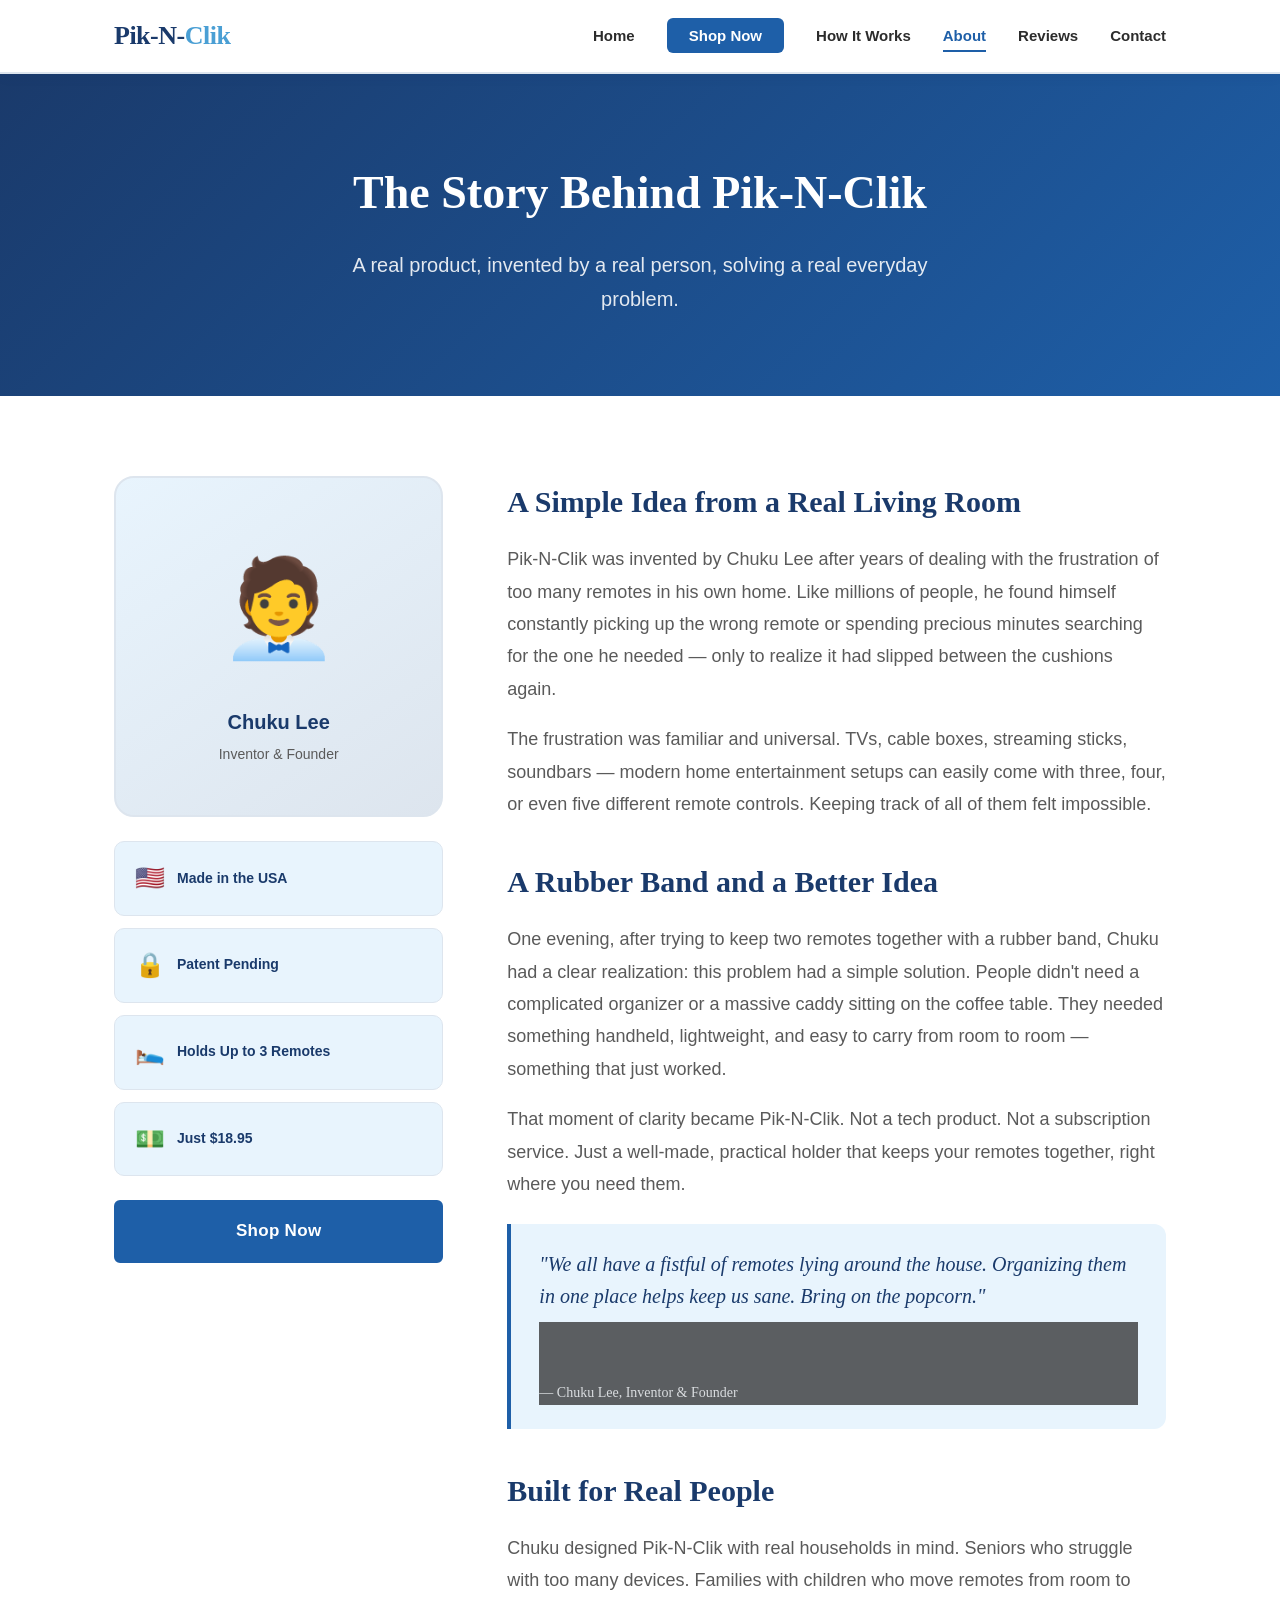
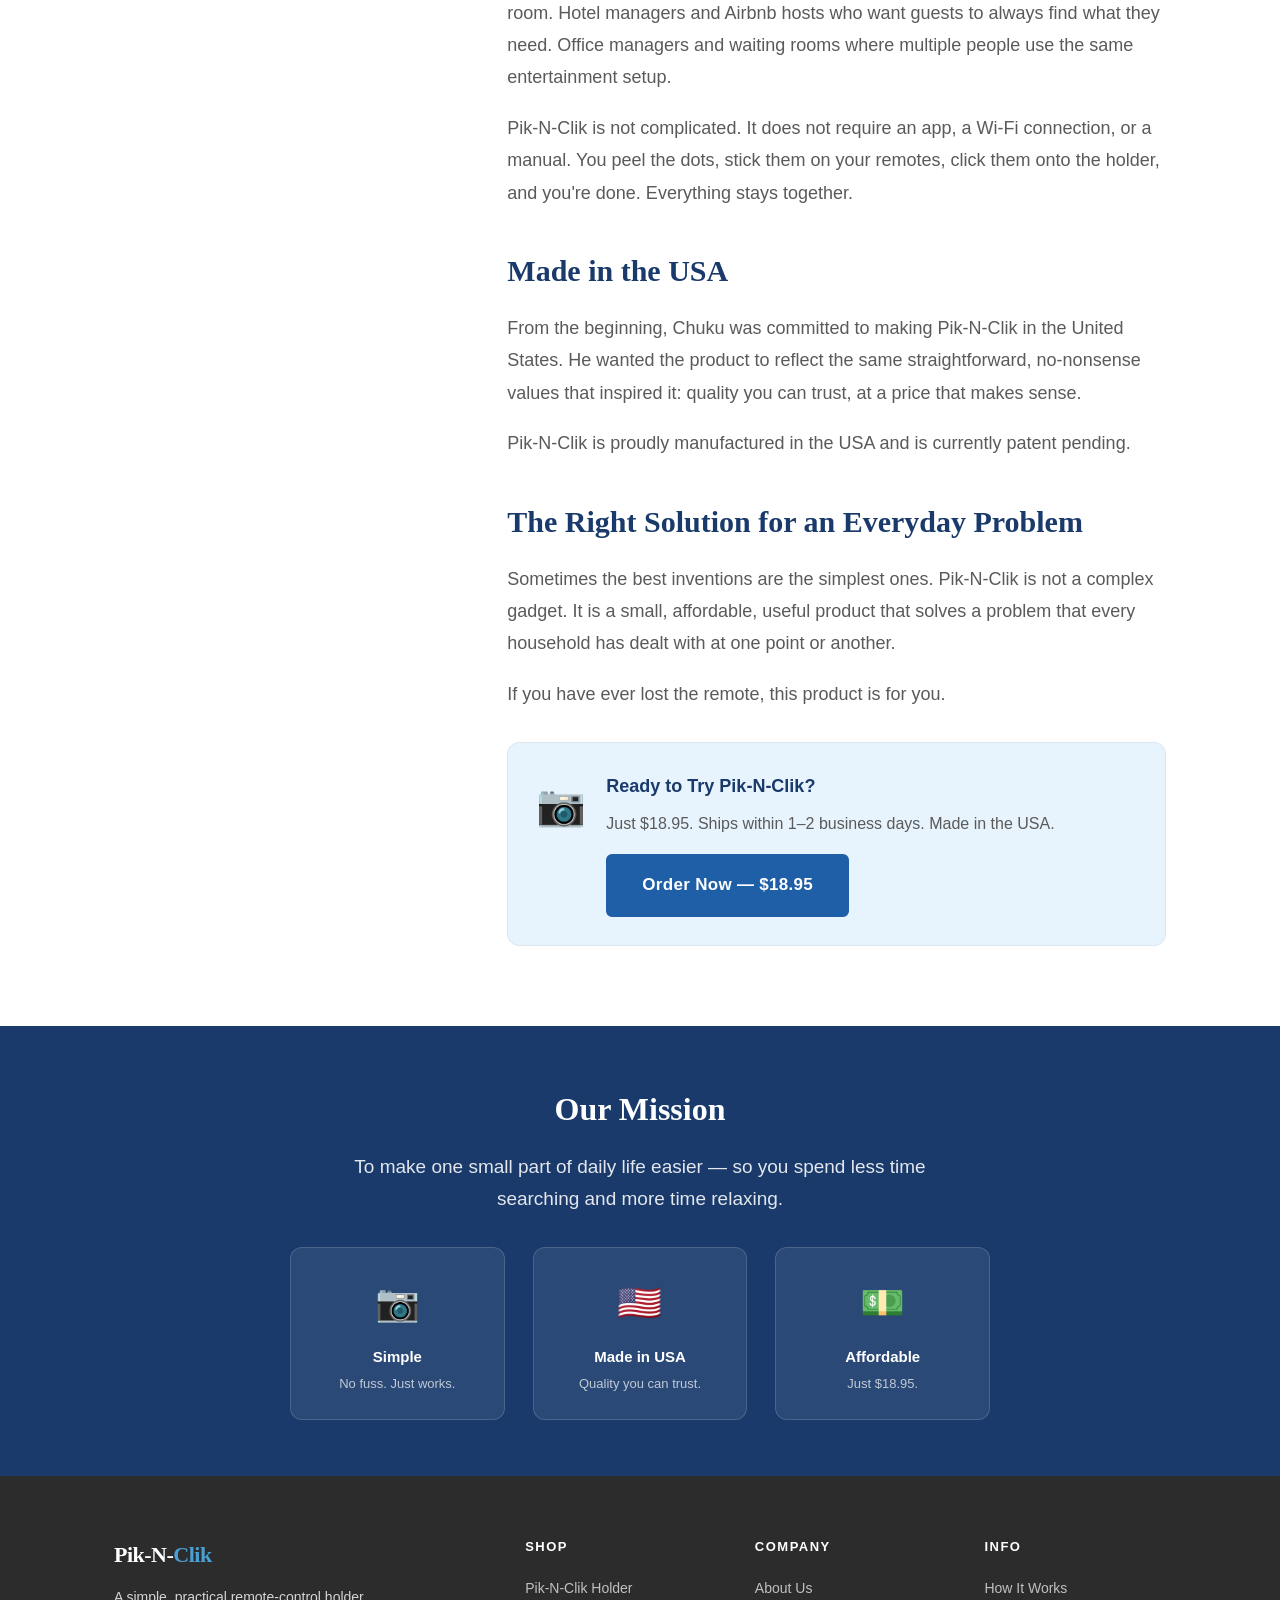
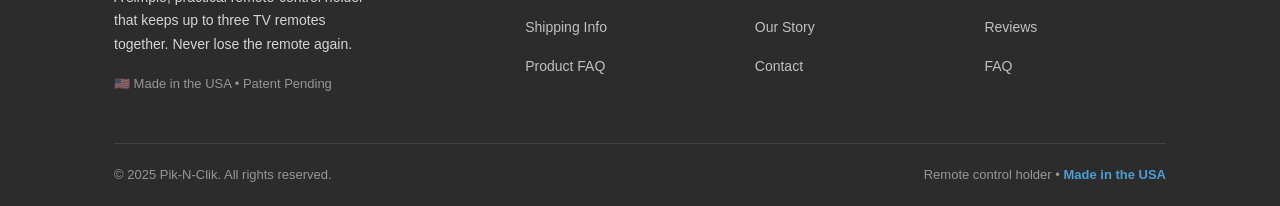
<file: about.html>
<!DOCTYPE html>
<html lang="en">
<head>
  <meta charset="UTF-8" />
  <meta name="viewport" content="width=device-width, initial-scale=1.0" />
  <title>About Pik-N-Clik | Inventor Chuku Lee | Made in USA Remote Holder</title>
  <meta name="description" content="Learn about Chuku Lee, the inventor of Pik-N-Clik — a practical, made-in-USA remote control holder born from a real household frustration." />
  <meta name="keywords" content="Pik-N-Clik inventor, Chuku Lee, made in USA remote holder, remote control holder story, TV remote organizer" />
  <link rel="stylesheet" href="css/styles.css" />
</head>
<body>

<!-- HEADER -->
<header class="site-header">
  <div class="container">
    <div class="header-inner">
      <a href="index.html" class="logo">Pik-N-<span>Clik</span></a>
      <nav aria-label="Main navigation">
        <ul class="nav-links">
          <li><a href="index.html">Home</a></li>
          <li class="nav-cta"><a href="shop.html">Shop Now</a></li>
          <li><a href="index.html#how-it-works">How It Works</a></li>
          <li><a href="about.html" class="active">About</a></li>
          <li><a href="index.html#reviews">Reviews</a></li>
          <li><a href="contact.html">Contact</a></li>
        </ul>
      </nav>
      <button class="hamburger" aria-label="Open menu">
        <span></span><span></span><span></span>
      </button>
    </div>
  </div>
  <nav class="mobile-nav">
    <ul>
      <li><a href="index.html">Home</a></li>
      <li><a href="shop.html">Shop Now</a></li>
      <li><a href="index.html#how-it-works">How It Works</a></li>
      <li><a href="about.html">About</a></li>
      <li><a href="index.html#reviews">Reviews</a></li>
      <li><a href="contact.html">Contact</a></li>
    </ul>
  </nav>
</header>

<!-- ABOUT HERO -->
<div class="about-hero">
  <div class="container">
    <h1>The Story Behind Pik-N-Clik</h1>
    <p>A real product, invented by a real person, solving a real everyday problem.</p>
  </div>
</div>

<!-- ABOUT STORY -->
<div class="container">
  <div class="about-story">

    <!-- SIDEBAR -->
    <div class="about-sidebar">
      <div class="about-avatar-large">
        <div class="avatar-icon">&#129489;&#8205;&#128188;</div>
        <h3>Chuku Lee</h3>
        <p>Inventor &amp; Founder</p>
      </div>
      <div class="about-stats">
        <div class="stat-item">
          <span class="stat-icon">&#127482;&#127480;</span>
          <span class="stat-text">Made in the USA</span>
        </div>
        <div class="stat-item">
          <span class="stat-icon">&#128274;</span>
          <span class="stat-text">Patent Pending</span>
        </div>
        <div class="stat-item">
          <span class="stat-icon">&#128716;</span>
          <span class="stat-text">Holds Up to 3 Remotes</span>
        </div>
        <div class="stat-item">
          <span class="stat-icon">&#128181;</span>
          <span class="stat-text">Just $18.95</span>
        </div>
      </div>
      <a href="shop.html" class="btn btn-primary btn-full" style="margin-top:24px;">Shop Now</a>
    </div>

    <!-- MAIN CONTENT -->
    <div class="about-content">
      <h2>A Simple Idea from a Real Living Room</h2>
      <p>
        Pik-N-Clik was invented by Chuku Lee after years of dealing with the frustration of too many remotes in his own home. Like millions of people, he found himself constantly picking up the wrong remote or spending precious minutes searching for the one he needed — only to realize it had slipped between the cushions again.
      </p>
      <p>
        The frustration was familiar and universal. TVs, cable boxes, streaming sticks, soundbars — modern home entertainment setups can easily come with three, four, or even five different remote controls. Keeping track of all of them felt impossible.
      </p>

      <h2>A Rubber Band and a Better Idea</h2>
      <p>
        One evening, after trying to keep two remotes together with a rubber band, Chuku had a clear realization: this problem had a simple solution. People didn't need a complicated organizer or a massive caddy sitting on the coffee table. They needed something handheld, lightweight, and easy to carry from room to room — something that just worked.
      </p>
      <p>
        That moment of clarity became Pik-N-Clik. Not a tech product. Not a subscription service. Just a well-made, practical holder that keeps your remotes together, right where you need them.
      </p>

      <blockquote>
        "We all have a fistful of remotes lying around the house. Organizing them in one place helps keep us sane. Bring on the popcorn."
        <footer style="margin-top:10px;font-size:14px;font-style:normal;opacity:0.75;">— Chuku Lee, Inventor &amp; Founder</footer>
      </blockquote>

      <h2>Built for Real People</h2>
      <p>
        Chuku designed Pik-N-Clik with real households in mind. Seniors who struggle with too many devices. Families with children who move remotes from room to room. Hotel managers and Airbnb hosts who want guests to always find what they need. Office managers and waiting rooms where multiple people use the same entertainment setup.
      </p>
      <p>
        Pik-N-Clik is not complicated. It does not require an app, a Wi-Fi connection, or a manual. You peel the dots, stick them on your remotes, click them onto the holder, and you're done. Everything stays together.
      </p>

      <h2>Made in the USA</h2>
      <p>
        From the beginning, Chuku was committed to making Pik-N-Clik in the United States. He wanted the product to reflect the same straightforward, no-nonsense values that inspired it: quality you can trust, at a price that makes sense.
      </p>
      <p>
        Pik-N-Clik is proudly manufactured in the USA and is currently patent pending.
      </p>

      <h2>The Right Solution for an Everyday Problem</h2>
      <p>
        Sometimes the best inventions are the simplest ones. Pik-N-Clik is not a complex gadget. It is a small, affordable, useful product that solves a problem that every household has dealt with at one point or another.
      </p>
      <p>
        If you have ever lost the remote, this product is for you.
      </p>

      <div style="background:var(--blue-pale);border:1px solid var(--border);border-radius:var(--radius);padding:28px;margin-top:32px;display:flex;gap:20px;align-items:flex-start;">
        <div style="font-size:40px;flex-shrink:0;">&#128247;</div>
        <div>
          <h3 style="font-size:18px;font-weight:700;color:var(--blue-deep);margin-bottom:8px;">Ready to Try Pik-N-Clik?</h3>
          <p style="font-size:16px;color:var(--gray-mid);margin-bottom:16px;">Just $18.95. Ships within 1–2 business days. Made in the USA.</p>
          <a href="shop.html" class="btn btn-primary">Order Now — $18.95</a>
        </div>
      </div>
    </div>
  </div>
</div>

<!-- MISSION STRIP -->
<div style="background:var(--blue-deep);color:var(--white);padding:56px 0;margin-top:0;">
  <div class="container" style="text-align:center;">
    <h2 style="font-family:Georgia,serif;font-size:32px;font-weight:700;margin-bottom:14px;">Our Mission</h2>
    <p style="font-size:19px;opacity:0.88;max-width:620px;margin:0 auto 32px;">
      To make one small part of daily life easier — so you spend less time searching and more time relaxing.
    </p>
    <div style="display:grid;grid-template-columns:repeat(3,1fr);gap:28px;max-width:700px;margin:0 auto;">
      <div style="background:rgba(255,255,255,0.08);border-radius:12px;padding:24px;border:1px solid rgba(255,255,255,0.15);">
        <div style="font-size:36px;margin-bottom:10px;">&#128247;</div>
        <div style="font-size:15px;font-weight:700;">Simple</div>
        <div style="font-size:13px;opacity:0.7;margin-top:4px;">No fuss. Just works.</div>
      </div>
      <div style="background:rgba(255,255,255,0.08);border-radius:12px;padding:24px;border:1px solid rgba(255,255,255,0.15);">
        <div style="font-size:36px;margin-bottom:10px;">&#127482;&#127480;</div>
        <div style="font-size:15px;font-weight:700;">Made in USA</div>
        <div style="font-size:13px;opacity:0.7;margin-top:4px;">Quality you can trust.</div>
      </div>
      <div style="background:rgba(255,255,255,0.08);border-radius:12px;padding:24px;border:1px solid rgba(255,255,255,0.15);">
        <div style="font-size:36px;margin-bottom:10px;">&#128181;</div>
        <div style="font-size:15px;font-weight:700;">Affordable</div>
        <div style="font-size:13px;opacity:0.7;margin-top:4px;">Just $18.95.</div>
      </div>
    </div>
  </div>
</div>

<!-- FOOTER -->
<footer>
  <div class="container">
    <div class="footer-grid">
      <div class="footer-brand">
        <a href="index.html" class="logo">Pik-N-<span>Clik</span></a>
        <p>A simple, practical remote-control holder that keeps up to three TV remotes together. Never lose the remote again.</p>
        <div style="margin-top:16px;font-size:13px;color:rgba(255,255,255,0.5);">&#127482;&#127480; Made in the USA &bull; Patent Pending</div>
      </div>
      <div class="footer-col">
        <h4>Shop</h4>
        <ul>
          <li><a href="shop.html">Pik-N-Clik Holder</a></li>
          <li><a href="shop.html#shipping">Shipping Info</a></li>
          <li><a href="shop.html#faq">Product FAQ</a></li>
        </ul>
      </div>
      <div class="footer-col">
        <h4>Company</h4>
        <ul>
          <li><a href="about.html">About Us</a></li>
          <li><a href="index.html#founder">Our Story</a></li>
          <li><a href="contact.html">Contact</a></li>
        </ul>
      </div>
      <div class="footer-col">
        <h4>Info</h4>
        <ul>
          <li><a href="index.html#how-it-works">How It Works</a></li>
          <li><a href="index.html#reviews">Reviews</a></li>
          <li><a href="index.html#faq">FAQ</a></li>
        </ul>
      </div>
    </div>
    <div class="footer-bottom">
      <p>&copy; 2025 Pik-N-Clik. All rights reserved.</p>
      <div class="footer-made">Remote control holder &bull; <span>Made in the USA</span></div>
    </div>
  </div>
</footer>

<script src="js/main.js"></script>
</body>
</html>
</file>
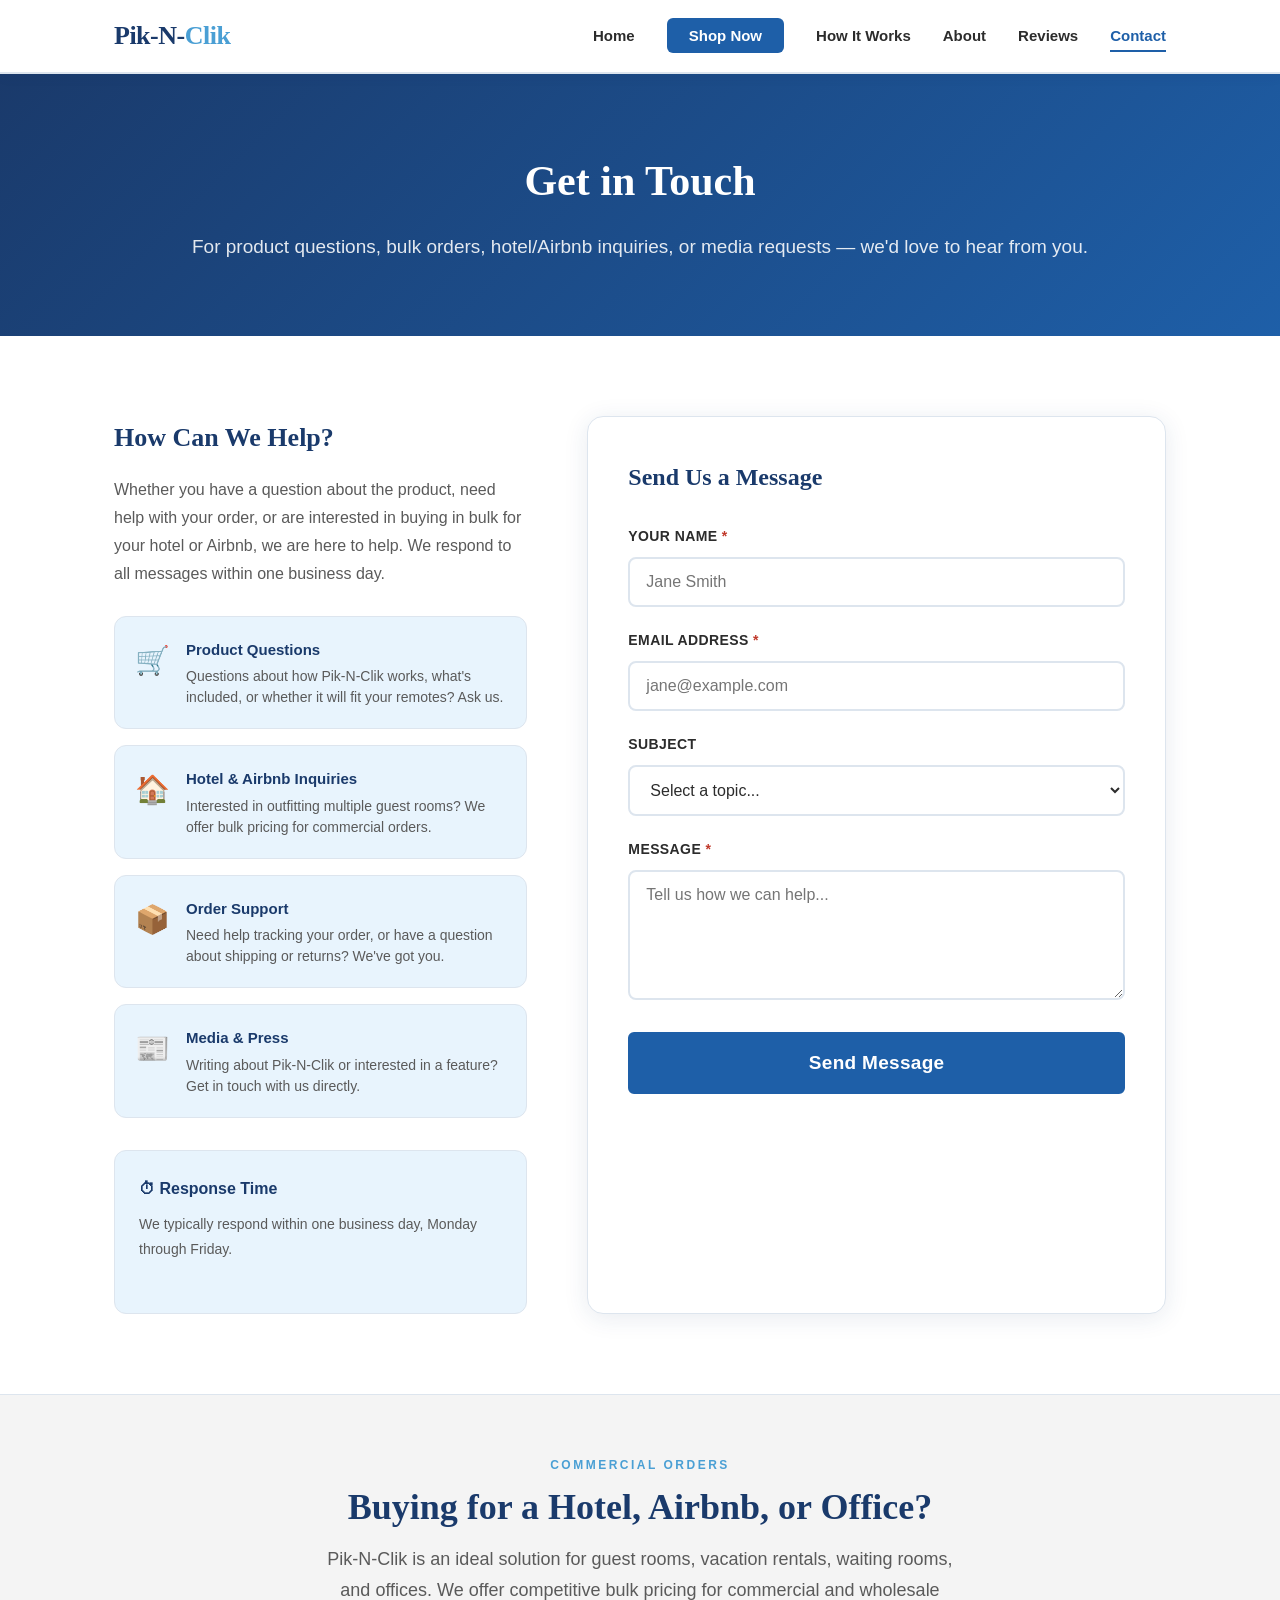
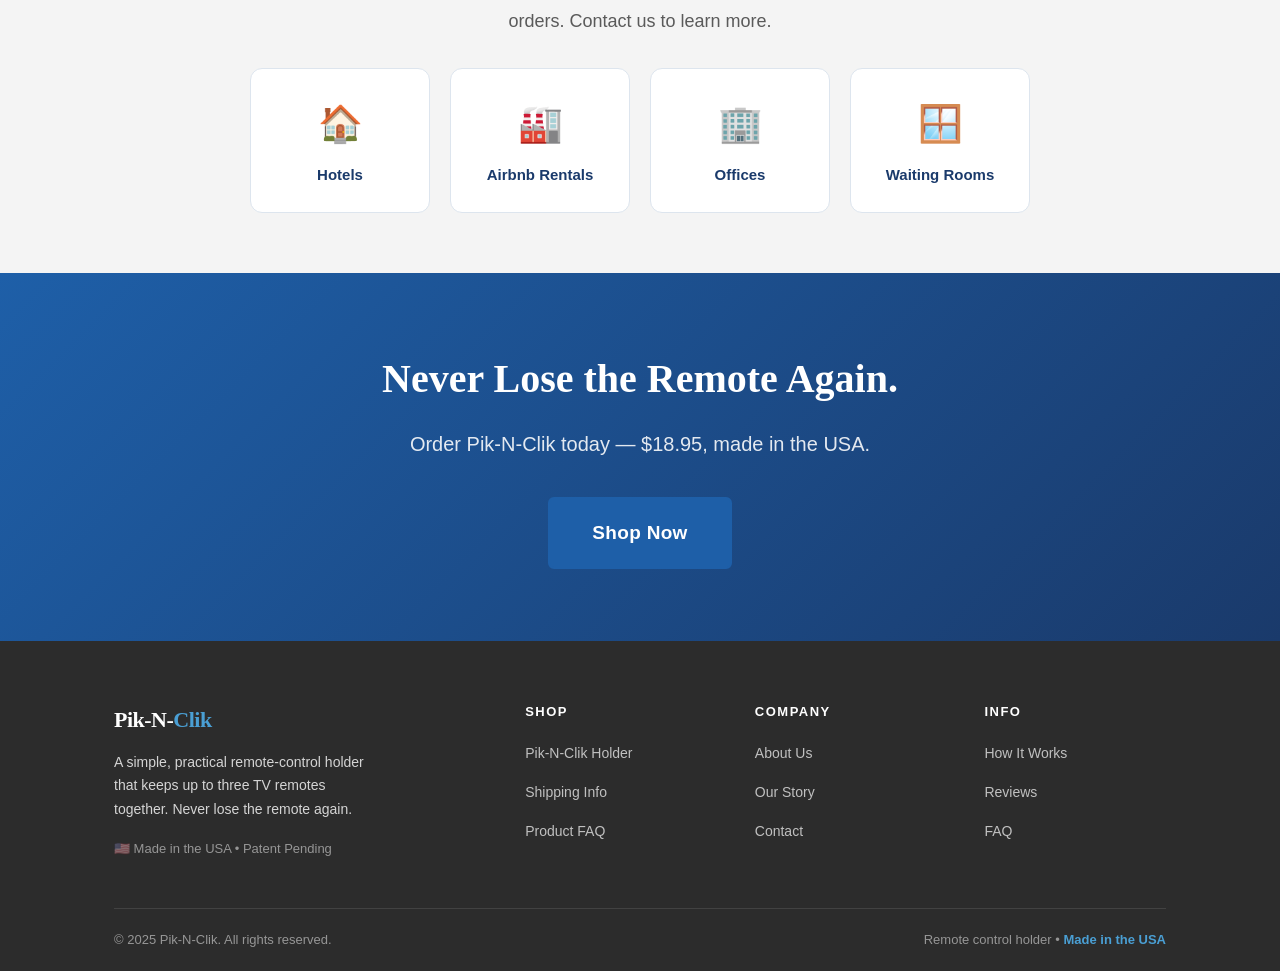
<file: contact.html>
<!DOCTYPE html>
<html lang="en">
<head>
  <meta charset="UTF-8" />
  <meta name="viewport" content="width=device-width, initial-scale=1.0" />
  <title>Contact Pik-N-Clik | Product Questions, Bulk Orders, Hotel & Airbnb Inquiries</title>
  <meta name="description" content="Contact Pik-N-Clik for product questions, bulk orders, hotel and Airbnb inquiries, or media requests. We'd love to hear from you." />
  <link rel="stylesheet" href="css/styles.css" />
</head>
<body>

<!-- HEADER -->
<header class="site-header">
  <div class="container">
    <div class="header-inner">
      <a href="index.html" class="logo">Pik-N-<span>Clik</span></a>
      <nav aria-label="Main navigation">
        <ul class="nav-links">
          <li><a href="index.html">Home</a></li>
          <li class="nav-cta"><a href="shop.html">Shop Now</a></li>
          <li><a href="index.html#how-it-works">How It Works</a></li>
          <li><a href="about.html">About</a></li>
          <li><a href="index.html#reviews">Reviews</a></li>
          <li><a href="contact.html" class="active">Contact</a></li>
        </ul>
      </nav>
      <button class="hamburger" aria-label="Open menu">
        <span></span><span></span><span></span>
      </button>
    </div>
  </div>
  <nav class="mobile-nav">
    <ul>
      <li><a href="index.html">Home</a></li>
      <li><a href="shop.html">Shop Now</a></li>
      <li><a href="index.html#how-it-works">How It Works</a></li>
      <li><a href="about.html">About</a></li>
      <li><a href="index.html#reviews">Reviews</a></li>
      <li><a href="contact.html">Contact</a></li>
    </ul>
  </nav>
</header>

<!-- CONTACT HERO -->
<div class="contact-hero">
  <div class="container">
    <h1>Get in Touch</h1>
    <p>For product questions, bulk orders, hotel/Airbnb inquiries, or media requests — we'd love to hear from you.</p>
  </div>
</div>

<!-- CONTACT LAYOUT -->
<div class="container">
  <div class="contact-layout">

    <!-- INFO SIDEBAR -->
    <div class="contact-info">
      <h2>How Can We Help?</h2>
      <p>
        Whether you have a question about the product, need help with your order, or are interested in buying in bulk for your hotel or Airbnb, we are here to help. We respond to all messages within one business day.
      </p>
      <div class="contact-types">
        <div class="contact-type">
          <div class="contact-type-icon">&#128722;</div>
          <div>
            <h4>Product Questions</h4>
            <p>Questions about how Pik-N-Clik works, what's included, or whether it will fit your remotes? Ask us.</p>
          </div>
        </div>
        <div class="contact-type">
          <div class="contact-type-icon">&#127968;</div>
          <div>
            <h4>Hotel &amp; Airbnb Inquiries</h4>
            <p>Interested in outfitting multiple guest rooms? We offer bulk pricing for commercial orders.</p>
          </div>
        </div>
        <div class="contact-type">
          <div class="contact-type-icon">&#128230;</div>
          <div>
            <h4>Order Support</h4>
            <p>Need help tracking your order, or have a question about shipping or returns? We've got you.</p>
          </div>
        </div>
        <div class="contact-type">
          <div class="contact-type-icon">&#128240;</div>
          <div>
            <h4>Media &amp; Press</h4>
            <p>Writing about Pik-N-Clik or interested in a feature? Get in touch with us directly.</p>
          </div>
        </div>
      </div>

      <div style="margin-top:32px;background:var(--blue-pale);border-radius:var(--radius);padding:24px;border:1px solid var(--border);">
        <h3 style="font-size:16px;font-weight:700;color:var(--blue-deep);margin-bottom:10px;">&#9201; Response Time</h3>
        <p style="font-size:14px;color:var(--gray-mid);">We typically respond within one business day, Monday through Friday.</p>
      </div>
    </div>

    <!-- CONTACT FORM -->
    <div class="contact-form-card">
      <h2>Send Us a Message</h2>
      <form class="contact-form" novalidate>
        <div class="form-group">
          <label for="contact-name">Your Name <span style="color:var(--accent-red)">*</span></label>
          <input type="text" id="contact-name" name="name" placeholder="Jane Smith" required />
        </div>
        <div class="form-group">
          <label for="contact-email">Email Address <span style="color:var(--accent-red)">*</span></label>
          <input type="email" id="contact-email" name="email" placeholder="jane@example.com" required />
        </div>
        <div class="form-group">
          <label for="contact-subject">Subject</label>
          <select id="contact-subject" name="subject">
            <option value="">Select a topic...</option>
            <option value="product">Product Question</option>
            <option value="order">Order Support</option>
            <option value="bulk">Bulk / Commercial Order</option>
            <option value="hotel">Hotel or Airbnb Inquiry</option>
            <option value="media">Media / Press</option>
            <option value="other">Other</option>
          </select>
        </div>
        <div class="form-group">
          <label for="contact-message">Message <span style="color:var(--accent-red)">*</span></label>
          <textarea id="contact-message" name="message" placeholder="Tell us how we can help..." required></textarea>
        </div>
        <button type="submit" class="btn btn-primary btn-full btn-lg">Send Message</button>
        <div class="form-success">
          &#10003; Thank you! Your message has been sent. We'll get back to you within one business day.
        </div>
      </form>
    </div>

  </div>
</div>

<!-- BULK ORDERS CTA -->
<div style="background:var(--gray-light);padding:60px 0;border-top:1px solid var(--border);">
  <div class="container" style="text-align:center;">
    <span class="section-label">Commercial Orders</span>
    <h2 class="section-title" style="margin-bottom:14px;">Buying for a Hotel, Airbnb, or Office?</h2>
    <p style="font-size:18px;color:var(--gray-mid);max-width:640px;margin:0 auto 32px;">
      Pik-N-Clik is an ideal solution for guest rooms, vacation rentals, waiting rooms, and offices. We offer competitive bulk pricing for commercial and wholesale orders. Contact us to learn more.
    </p>
    <div style="display:flex;gap:20px;justify-content:center;flex-wrap:wrap;">
      <div style="background:var(--white);border:1px solid var(--border);border-radius:var(--radius);padding:24px 32px;text-align:center;min-width:180px;">
        <div style="font-size:36px;margin-bottom:8px;">&#127968;</div>
        <div style="font-size:15px;font-weight:700;color:var(--blue-deep);">Hotels</div>
      </div>
      <div style="background:var(--white);border:1px solid var(--border);border-radius:var(--radius);padding:24px 32px;text-align:center;min-width:180px;">
        <div style="font-size:36px;margin-bottom:8px;">&#127981;</div>
        <div style="font-size:15px;font-weight:700;color:var(--blue-deep);">Airbnb Rentals</div>
      </div>
      <div style="background:var(--white);border:1px solid var(--border);border-radius:var(--radius);padding:24px 32px;text-align:center;min-width:180px;">
        <div style="font-size:36px;margin-bottom:8px;">&#127970;</div>
        <div style="font-size:15px;font-weight:700;color:var(--blue-deep);">Offices</div>
      </div>
      <div style="background:var(--white);border:1px solid var(--border);border-radius:var(--radius);padding:24px 32px;text-align:center;min-width:180px;">
        <div style="font-size:36px;margin-bottom:8px;">&#129695;</div>
        <div style="font-size:15px;font-weight:700;color:var(--blue-deep);">Waiting Rooms</div>
      </div>
    </div>
  </div>
</div>

<!-- CTA BANNER -->
<section class="cta-banner">
  <div class="container">
    <h2>Never Lose the Remote Again.</h2>
    <p>Order Pik-N-Clik today — $18.95, made in the USA.</p>
    <a href="shop.html" class="btn btn-primary btn-lg">Shop Now</a>
  </div>
</section>

<!-- FOOTER -->
<footer>
  <div class="container">
    <div class="footer-grid">
      <div class="footer-brand">
        <a href="index.html" class="logo">Pik-N-<span>Clik</span></a>
        <p>A simple, practical remote-control holder that keeps up to three TV remotes together. Never lose the remote again.</p>
        <div style="margin-top:16px;font-size:13px;color:rgba(255,255,255,0.5);">&#127482;&#127480; Made in the USA &bull; Patent Pending</div>
      </div>
      <div class="footer-col">
        <h4>Shop</h4>
        <ul>
          <li><a href="shop.html">Pik-N-Clik Holder</a></li>
          <li><a href="shop.html#shipping">Shipping Info</a></li>
          <li><a href="shop.html#faq">Product FAQ</a></li>
        </ul>
      </div>
      <div class="footer-col">
        <h4>Company</h4>
        <ul>
          <li><a href="about.html">About Us</a></li>
          <li><a href="index.html#founder">Our Story</a></li>
          <li><a href="contact.html">Contact</a></li>
        </ul>
      </div>
      <div class="footer-col">
        <h4>Info</h4>
        <ul>
          <li><a href="index.html#how-it-works">How It Works</a></li>
          <li><a href="index.html#reviews">Reviews</a></li>
          <li><a href="index.html#faq">FAQ</a></li>
        </ul>
      </div>
    </div>
    <div class="footer-bottom">
      <p>&copy; 2025 Pik-N-Clik. All rights reserved.</p>
      <div class="footer-made">Remote control holder &bull; <span>Made in the USA</span></div>
    </div>
  </div>
</footer>

<script src="js/main.js"></script>
</body>
</html>
</file>
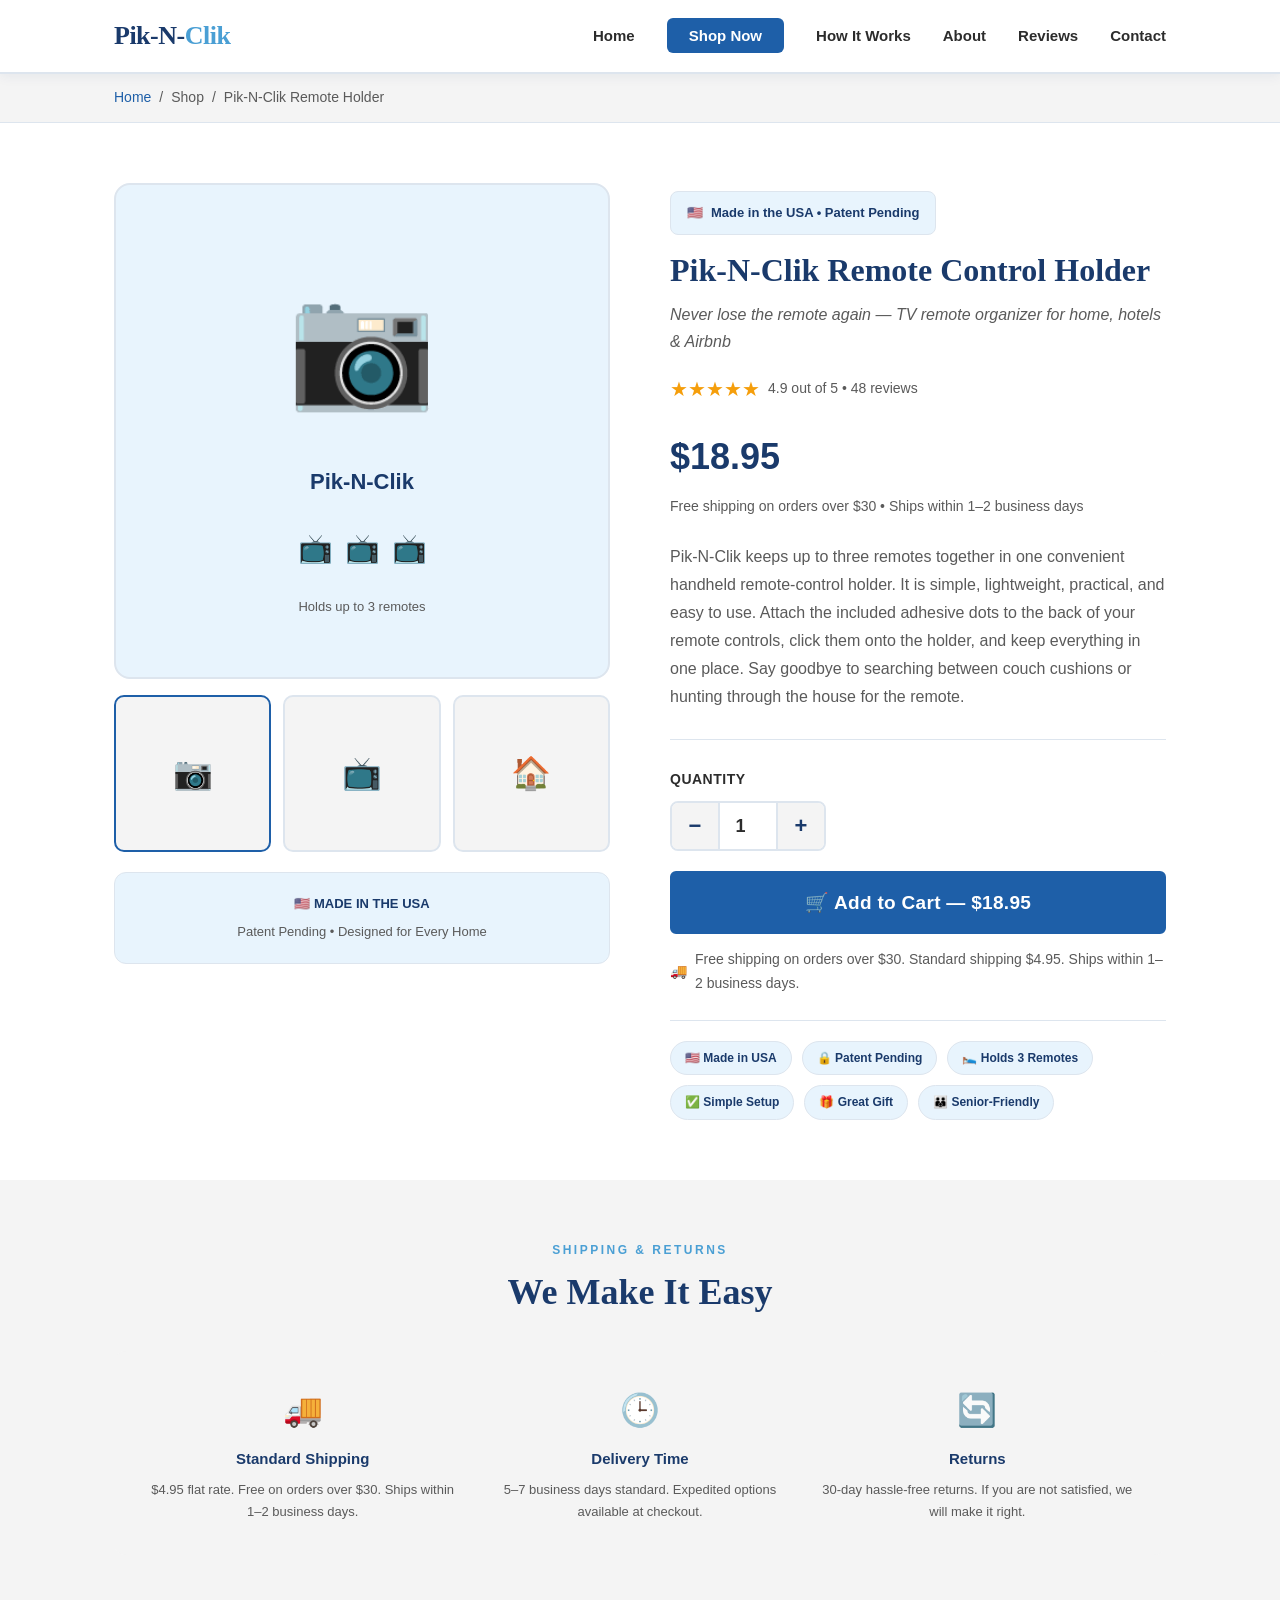
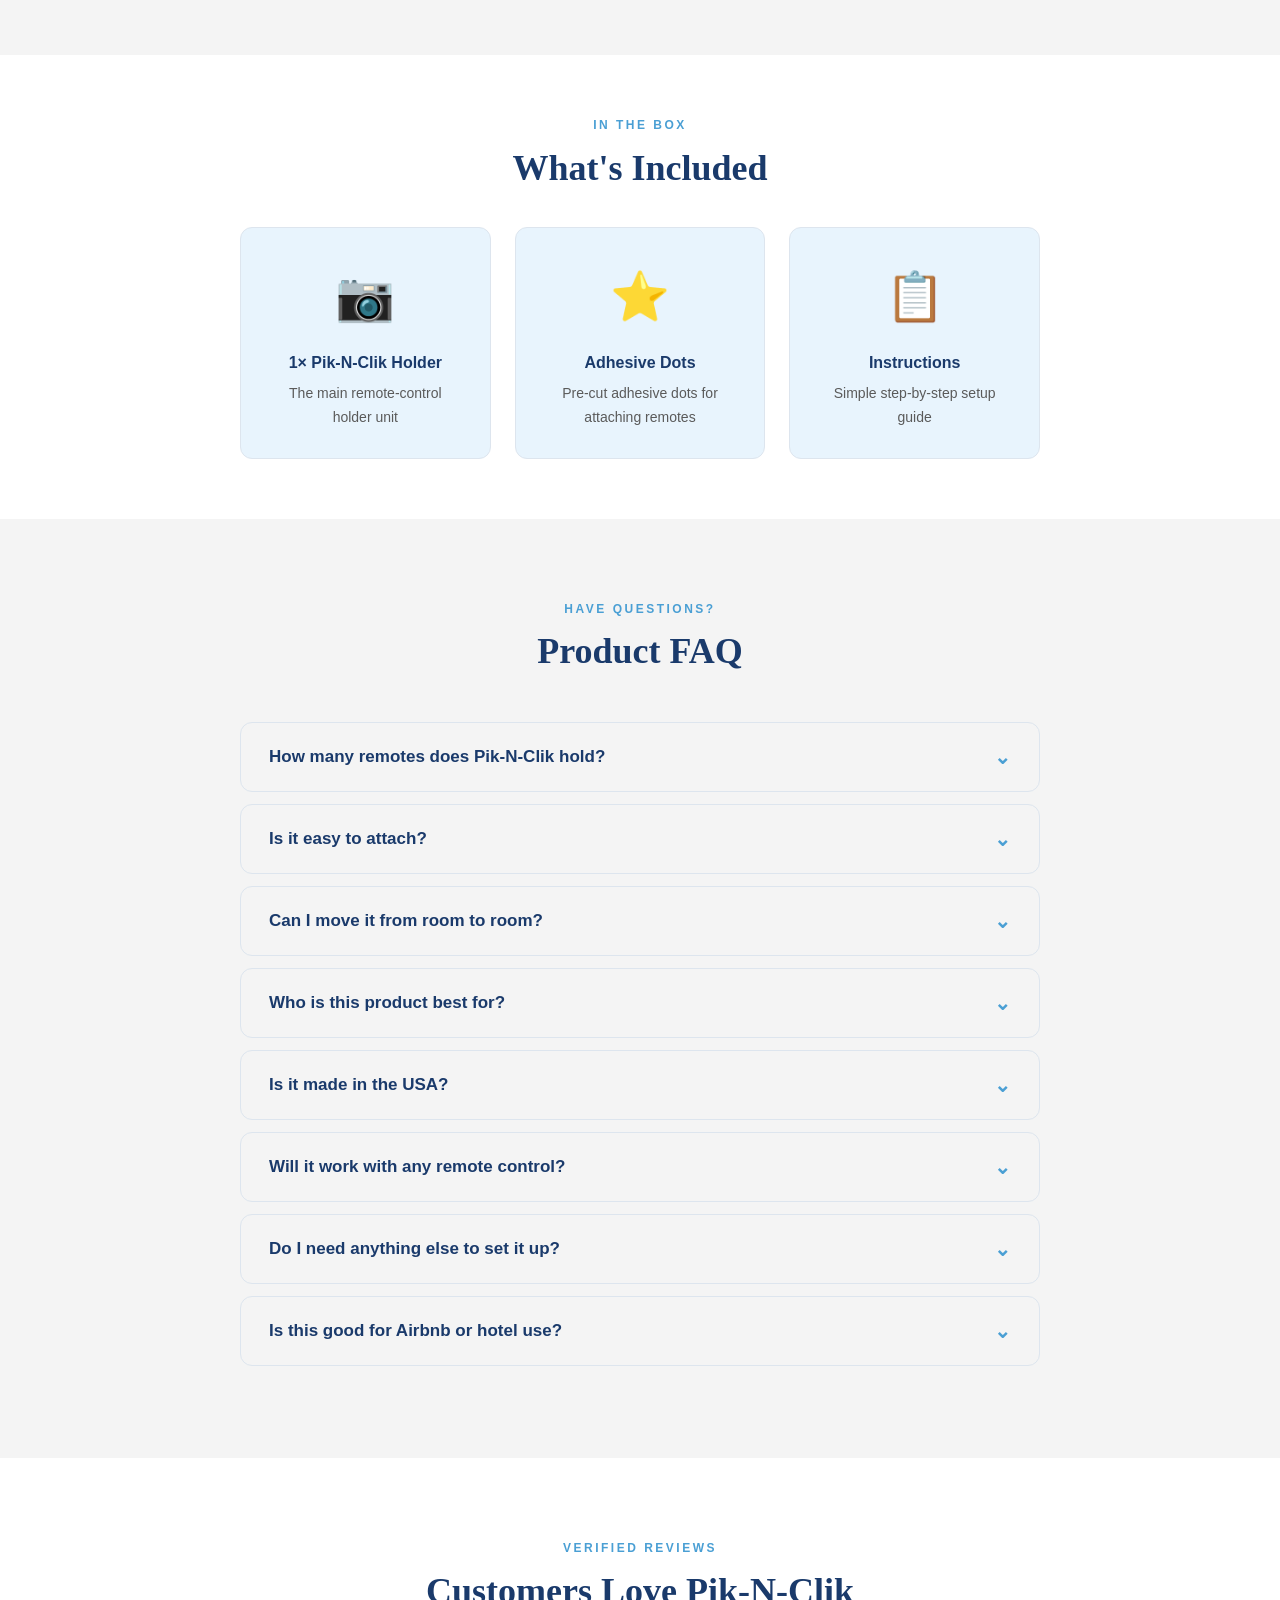
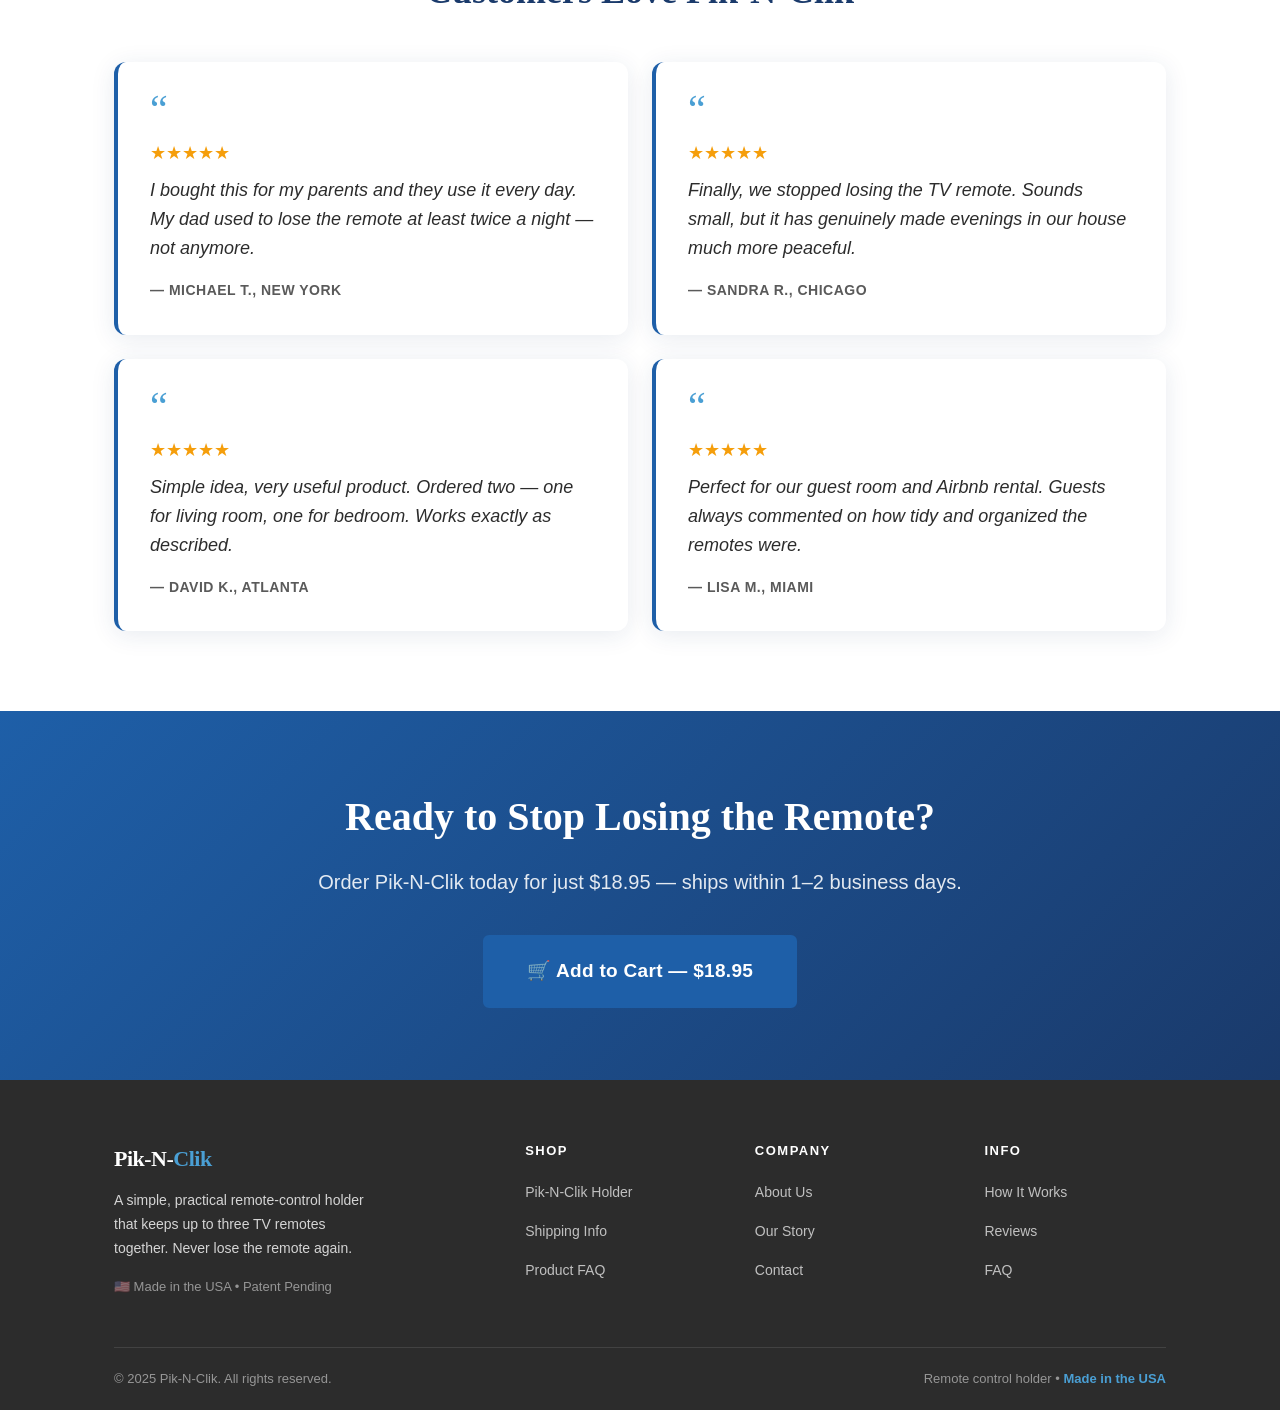
<file: shop.html>
<!DOCTYPE html>
<html lang="en">
<head>
  <meta charset="UTF-8" />
  <meta name="viewport" content="width=device-width, initial-scale=1.0" />
  <title>Shop Pik-N-Clik Remote Holder — $18.95 | Remote Control Holder Made in USA</title>
  <meta name="description" content="Buy the Pik-N-Clik remote control holder for $18.95. Holds up to 3 TV remotes, lightweight, easy to use. Made in USA. Perfect for homes, seniors, hotels, and Airbnb." />
  <meta name="keywords" content="buy remote holder, remote control holder, TV remote organizer, remote holder for home, senior-friendly remote holder, made in USA remote holder, never lose the remote" />
  <link rel="stylesheet" href="css/styles.css" />
</head>
<body>

<!-- HEADER -->
<header class="site-header">
  <div class="container">
    <div class="header-inner">
      <a href="index.html" class="logo">Pik-N-<span>Clik</span></a>
      <nav aria-label="Main navigation">
        <ul class="nav-links">
          <li><a href="index.html">Home</a></li>
          <li class="nav-cta"><a href="shop.html" class="active">Shop Now</a></li>
          <li><a href="index.html#how-it-works">How It Works</a></li>
          <li><a href="about.html">About</a></li>
          <li><a href="index.html#reviews">Reviews</a></li>
          <li><a href="contact.html">Contact</a></li>
        </ul>
      </nav>
      <button class="hamburger" aria-label="Open menu">
        <span></span><span></span><span></span>
      </button>
    </div>
  </div>
  <nav class="mobile-nav">
    <ul>
      <li><a href="index.html">Home</a></li>
      <li><a href="shop.html">Shop Now</a></li>
      <li><a href="index.html#how-it-works">How It Works</a></li>
      <li><a href="about.html">About</a></li>
      <li><a href="index.html#reviews">Reviews</a></li>
      <li><a href="contact.html">Contact</a></li>
    </ul>
  </nav>
</header>

<!-- BREADCRUMB -->
<div class="breadcrumb">
  <div class="container">
    <ol class="breadcrumb-list">
      <li><a href="index.html">Home</a></li>
      <li>Shop</li>
      <li>Pik-N-Clik Remote Holder</li>
    </ol>
  </div>
</div>

<!-- PRODUCT PAGE -->
<section class="product-page-section">
  <div class="container">
    <div class="product-layout">

      <!-- IMAGES -->
      <div class="product-images">
        <div class="product-main-image">
          <div class="product-icon-xl">&#128247;</div>
          <div style="font-size:22px;font-weight:700;color:var(--blue-deep);">Pik-N-Clik</div>
          <div style="display:flex;gap:12px;font-size:28px;margin-top:8px;">
            <span>&#128250;</span><span>&#128250;</span><span>&#128250;</span>
          </div>
          <div style="font-size:13px;color:var(--gray-mid);text-align:center;margin-top:8px;">Holds up to 3 remotes</div>
        </div>
        <div class="product-thumbnails">
          <div class="thumb active" title="Product view">&#128247;</div>
          <div class="thumb" title="With remotes">&#128250;</div>
          <div class="thumb" title="In use">&#127968;</div>
        </div>
        <div style="margin-top:20px;background:var(--blue-pale);border:1px solid var(--border);border-radius:12px;padding:20px;text-align:center;">
          <div style="font-size:13px;font-weight:700;color:var(--blue-deep);margin-bottom:6px;">&#127482;&#127480; MADE IN THE USA</div>
          <div style="font-size:13px;color:var(--gray-mid);">Patent Pending &bull; Designed for Every Home</div>
        </div>
      </div>

      <!-- PRODUCT INFO -->
      <div class="product-info">
        <div style="background:var(--blue-pale);border:1px solid var(--border);border-radius:8px;padding:10px 16px;display:inline-flex;align-items:center;gap:8px;font-size:13px;font-weight:700;color:var(--blue-deep);margin-bottom:16px;">
          <span>&#127482;&#127480;</span> Made in the USA &bull; Patent Pending
        </div>
        <h1 class="product-name">Pik-N-Clik Remote Control Holder</h1>
        <p class="product-tagline-small">Never lose the remote again — TV remote organizer for home, hotels &amp; Airbnb</p>
        <div class="product-stars">
          <span class="stars">&#9733;&#9733;&#9733;&#9733;&#9733;</span>
          <span class="review-count">4.9 out of 5 &bull; 48 reviews</span>
        </div>
        <div class="product-price">$18.95</div>
        <div class="product-price-note">Free shipping on orders over $30 &bull; Ships within 1–2 business days</div>
        <p class="product-description">
          Pik-N-Clik keeps up to three remotes together in one convenient handheld remote-control holder. It is simple, lightweight, practical, and easy to use. Attach the included adhesive dots to the back of your remote controls, click them onto the holder, and keep everything in one place. Say goodbye to searching between couch cushions or hunting through the house for the remote.
        </p>

        <span class="qty-label">Quantity</span>
        <div class="qty-selector">
          <button class="qty-btn minus" aria-label="Decrease quantity">&#8722;</button>
          <input class="qty-input" type="number" value="1" min="1" max="20" aria-label="Quantity" />
          <button class="qty-btn plus" aria-label="Increase quantity">&#43;</button>
        </div>

        <button class="btn btn-primary btn-lg btn-full add-cart-btn add-to-cart">
          &#128722; Add to Cart — $18.95
        </button>
        <div class="shipping-note">
          <span>&#128666;</span>
          <span>Free shipping on orders over $30. Standard shipping $4.95. Ships within 1–2 business days.</span>
        </div>
        <div class="product-badges">
          <span class="badge">&#127482;&#127480; Made in USA</span>
          <span class="badge">&#128274; Patent Pending</span>
          <span class="badge">&#128716; Holds 3 Remotes</span>
          <span class="badge">&#9989; Simple Setup</span>
          <span class="badge">&#127873; Great Gift</span>
          <span class="badge">&#128106; Senior-Friendly</span>
        </div>
      </div>
    </div>
  </div>
</section>

<!-- SHIPPING INFO -->
<section id="shipping" style="background:var(--gray-light);padding:60px 0;">
  <div class="container">
    <div class="section-center" style="margin-bottom:36px;">
      <span class="section-label">Shipping &amp; Returns</span>
      <h2 class="section-title">We Make It Easy</h2>
    </div>
    <div class="shipping-info-section">
      <div class="shipping-info-grid">
        <div class="shipping-item">
          <div class="shipping-item-icon">&#128666;</div>
          <h4>Standard Shipping</h4>
          <p>$4.95 flat rate. Free on orders over $30. Ships within 1–2 business days.</p>
        </div>
        <div class="shipping-item">
          <div class="shipping-item-icon">&#128338;</div>
          <h4>Delivery Time</h4>
          <p>5–7 business days standard. Expedited options available at checkout.</p>
        </div>
        <div class="shipping-item">
          <div class="shipping-item-icon">&#128260;</div>
          <h4>Returns</h4>
          <p>30-day hassle-free returns. If you are not satisfied, we will make it right.</p>
        </div>
      </div>
    </div>
  </div>
</section>

<!-- WHAT'S INCLUDED -->
<section style="padding:60px 0;">
  <div class="container">
    <div class="section-center" style="margin-bottom:36px;">
      <span class="section-label">In the Box</span>
      <h2 class="section-title">What's Included</h2>
    </div>
    <div style="display:grid;grid-template-columns:repeat(3,1fr);gap:24px;max-width:800px;margin:0 auto;">
      <div style="background:var(--blue-pale);border:1px solid var(--border);border-radius:var(--radius);padding:28px;text-align:center;">
        <div style="font-size:48px;margin-bottom:12px;">&#128247;</div>
        <h3 style="font-size:16px;font-weight:700;color:var(--blue-deep);margin-bottom:6px;">1× Pik-N-Clik Holder</h3>
        <p style="font-size:14px;color:var(--gray-mid);">The main remote-control holder unit</p>
      </div>
      <div style="background:var(--blue-pale);border:1px solid var(--border);border-radius:var(--radius);padding:28px;text-align:center;">
        <div style="font-size:48px;margin-bottom:12px;">&#11088;</div>
        <h3 style="font-size:16px;font-weight:700;color:var(--blue-deep);margin-bottom:6px;">Adhesive Dots</h3>
        <p style="font-size:14px;color:var(--gray-mid);">Pre-cut adhesive dots for attaching remotes</p>
      </div>
      <div style="background:var(--blue-pale);border:1px solid var(--border);border-radius:var(--radius);padding:28px;text-align:center;">
        <div style="font-size:48px;margin-bottom:12px;">&#128203;</div>
        <h3 style="font-size:16px;font-weight:700;color:var(--blue-deep);margin-bottom:6px;">Instructions</h3>
        <p style="font-size:14px;color:var(--gray-mid);">Simple step-by-step setup guide</p>
      </div>
    </div>
  </div>
</section>

<!-- FAQ -->
<section class="faq-section" id="faq" style="background:var(--gray-light);">
  <div class="container">
    <div class="section-center">
      <span class="section-label">Have Questions?</span>
      <h2 class="section-title">Product FAQ</h2>
    </div>
    <div class="faq-list">
      <div class="faq-item">
        <button class="faq-question">How many remotes does Pik-N-Clik hold? <span class="faq-chevron">&#8964;</span></button>
        <div class="faq-answer">Pik-N-Clik can hold up to three remote controls — perfect for your TV, cable or satellite box, and streaming device all together in one place.</div>
      </div>
      <div class="faq-item">
        <button class="faq-question">Is it easy to attach? <span class="faq-chevron">&#8964;</span></button>
        <div class="faq-answer">Yes. Simply apply the included adhesive dots to the back of your remotes and attach them to the holder. No tools, no drilling, and no special skills required. Most people set it up in under five minutes.</div>
      </div>
      <div class="faq-item">
        <button class="faq-question">Can I move it from room to room? <span class="faq-chevron">&#8964;</span></button>
        <div class="faq-answer">Yes. Pik-N-Clik is handheld and lightweight, so it can easily be carried around the house. Take all three remotes from the living room to the bedroom and back without any hassle.</div>
      </div>
      <div class="faq-item">
        <button class="faq-question">Who is this product best for? <span class="faq-chevron">&#8964;</span></button>
        <div class="faq-answer">It is ideal for families, seniors, hotels, Airbnb properties, offices, waiting rooms, and anyone tired of losing remote controls. It makes an excellent practical gift for parents or grandparents.</div>
      </div>
      <div class="faq-item">
        <button class="faq-question">Is it made in the USA? <span class="faq-chevron">&#8964;</span></button>
        <div class="faq-answer">Yes, Pik-N-Clik is proudly made in the USA and is patent pending.</div>
      </div>
      <div class="faq-item">
        <button class="faq-question">Will it work with any remote control? <span class="faq-chevron">&#8964;</span></button>
        <div class="faq-answer">Pik-N-Clik is designed to work with most standard TV remote controls. The adhesive dots attach to the flat back surface of the remote. If you have any questions about compatibility, please contact us.</div>
      </div>
      <div class="faq-item">
        <button class="faq-question">Do I need anything else to set it up? <span class="faq-chevron">&#8964;</span></button>
        <div class="faq-answer">No. Everything you need is included in the box — the Pik-N-Clik holder, adhesive dots, and simple instructions. Just peel, stick, and click.</div>
      </div>
      <div class="faq-item">
        <button class="faq-question">Is this good for Airbnb or hotel use? <span class="faq-chevron">&#8964;</span></button>
        <div class="faq-answer">Absolutely. Pik-N-Clik is ideal for guest rooms, vacation rentals, and hotel rooms. It keeps all remotes organized and easy to find for every guest. We offer bulk pricing for commercial orders — please contact us.</div>
      </div>
    </div>
  </div>
</section>

<!-- TESTIMONIALS -->
<section class="testimonials-section" style="background:var(--white);">
  <div class="container">
    <div class="section-center">
      <span class="section-label">Verified Reviews</span>
      <h2 class="section-title">Customers Love Pik-N-Clik</h2>
    </div>
    <div class="testimonials-grid">
      <div class="testimonial-card">
        <div class="testimonial-quote">&#8220;</div>
        <div class="testimonial-stars">&#9733;&#9733;&#9733;&#9733;&#9733;</div>
        <p>I bought this for my parents and they use it every day. My dad used to lose the remote at least twice a night — not anymore.</p>
        <div class="testimonial-author">— Michael T., New York</div>
      </div>
      <div class="testimonial-card">
        <div class="testimonial-quote">&#8220;</div>
        <div class="testimonial-stars">&#9733;&#9733;&#9733;&#9733;&#9733;</div>
        <p>Finally, we stopped losing the TV remote. Sounds small, but it has genuinely made evenings in our house much more peaceful.</p>
        <div class="testimonial-author">— Sandra R., Chicago</div>
      </div>
      <div class="testimonial-card">
        <div class="testimonial-quote">&#8220;</div>
        <div class="testimonial-stars">&#9733;&#9733;&#9733;&#9733;&#9733;</div>
        <p>Simple idea, very useful product. Ordered two — one for living room, one for bedroom. Works exactly as described.</p>
        <div class="testimonial-author">— David K., Atlanta</div>
      </div>
      <div class="testimonial-card">
        <div class="testimonial-quote">&#8220;</div>
        <div class="testimonial-stars">&#9733;&#9733;&#9733;&#9733;&#9733;</div>
        <p>Perfect for our guest room and Airbnb rental. Guests always commented on how tidy and organized the remotes were.</p>
        <div class="testimonial-author">— Lisa M., Miami</div>
      </div>
    </div>
  </div>
</section>

<!-- CTA -->
<section class="cta-banner">
  <div class="container">
    <h2>Ready to Stop Losing the Remote?</h2>
    <p>Order Pik-N-Clik today for just $18.95 — ships within 1–2 business days.</p>
    <a href="#" class="btn btn-primary btn-lg add-to-cart">&#128722; Add to Cart — $18.95</a>
  </div>
</section>

<!-- FOOTER -->
<footer>
  <div class="container">
    <div class="footer-grid">
      <div class="footer-brand">
        <a href="index.html" class="logo">Pik-N-<span>Clik</span></a>
        <p>A simple, practical remote-control holder that keeps up to three TV remotes together. Never lose the remote again.</p>
        <div style="margin-top:16px;font-size:13px;color:rgba(255,255,255,0.5);">&#127482;&#127480; Made in the USA &bull; Patent Pending</div>
      </div>
      <div class="footer-col">
        <h4>Shop</h4>
        <ul>
          <li><a href="shop.html">Pik-N-Clik Holder</a></li>
          <li><a href="shop.html#shipping">Shipping Info</a></li>
          <li><a href="shop.html#faq">Product FAQ</a></li>
        </ul>
      </div>
      <div class="footer-col">
        <h4>Company</h4>
        <ul>
          <li><a href="about.html">About Us</a></li>
          <li><a href="index.html#founder">Our Story</a></li>
          <li><a href="contact.html">Contact</a></li>
        </ul>
      </div>
      <div class="footer-col">
        <h4>Info</h4>
        <ul>
          <li><a href="index.html#how-it-works">How It Works</a></li>
          <li><a href="index.html#reviews">Reviews</a></li>
          <li><a href="index.html#faq">FAQ</a></li>
        </ul>
      </div>
    </div>
    <div class="footer-bottom">
      <p>&copy; 2025 Pik-N-Clik. All rights reserved.</p>
      <div class="footer-made">Remote control holder &bull; <span>Made in the USA</span></div>
    </div>
  </div>
</footer>

<script src="js/main.js"></script>
</body>
</html>
</file>
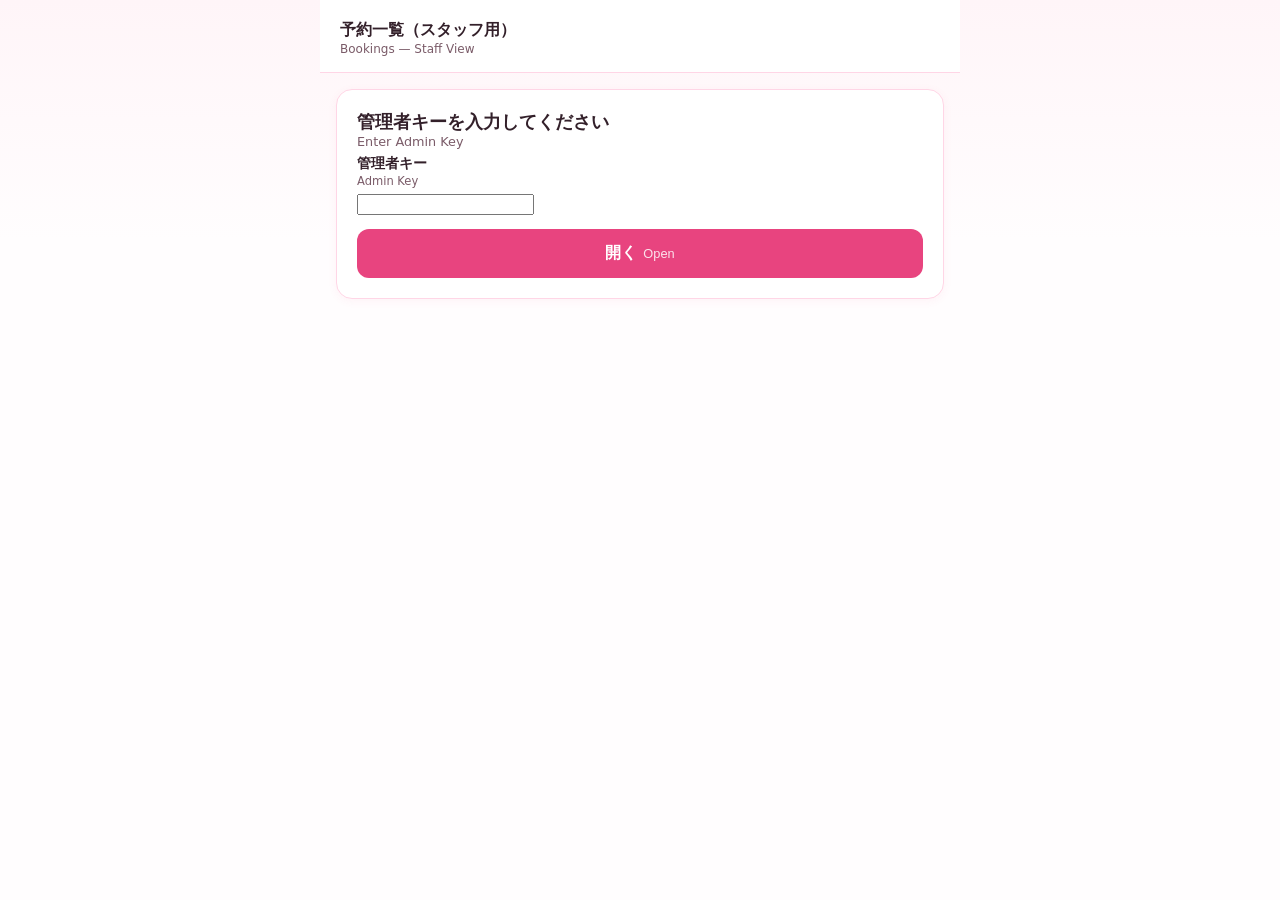
<file: reservation/admin.html>
<!doctype html>
<html lang="ja">
<head>
  <meta charset="UTF-8">
  <meta name="viewport" content="width=device-width, initial-scale=1.0, maximum-scale=1">
  <title>予約一覧（スタッフ用） / Bookings (Staff)</title>
  <meta name="robots" content="noindex, nofollow">
  <meta name="theme-color" content="#9c2354">
  <link rel="stylesheet" href="css/style.css?v=12">
  <link rel="stylesheet" href="css/admin.css?v=12">
</head>
<body>
  <div class="page admin-page">
    <header class="site-header">
      <div class="clinic-name">
        <p class="jp">予約一覧（スタッフ用）</p>
        <p class="en">Bookings — Staff View</p>
      </div>
    </header>

    <main>
      <section id="login-card" class="card">
        <h2><span class="jp">管理者キーを入力してください</span><span class="en">Enter Admin Key</span></h2>
        <div class="field">
          <label for="admin-key">
            <span class="jp">管理者キー</span>
            <span class="en">Admin Key</span>
          </label>
          <input type="password" id="admin-key" autocomplete="off">
        </div>
        <div id="login-error" class="form-error" role="alert" hidden></div>
        <button type="button" id="login-btn" class="btn-primary">
          <span class="jp">開く</span><span class="en">Open</span>
        </button>
      </section>

      <section id="add-booking-card" class="card" hidden>
        <h2><span class="jp">予約・時間ブロックを追加</span><span class="en">Add Booking / Block Time</span></h2>
        <p class="note">
          <span class="jp">患者様が2〜3枠（20〜30分）必要な場合や、時間を確保したい場合にご利用ください。</span>
          <span class="en">Use this for patients needing 2–3 blocks (20–30 min), or to simply hold time with no patient.</span>
        </p>
        <form id="add-booking-form" novalidate>
          <div class="field-row">
            <div class="field">
              <label for="ab-date"><span class="jp">日付</span><span class="en">Date</span></label>
              <input type="date" id="ab-date" required>
            </div>
            <div class="field">
              <label for="ab-time"><span class="jp">開始時刻</span><span class="en">Start Time</span></label>
              <select id="ab-time" required></select>
            </div>
          </div>
          <div class="field">
            <label for="ab-blocks"><span class="jp">枠数</span><span class="en">Duration</span></label>
            <select id="ab-blocks">
              <option value="1">1枠（10分）/ 1 block (10 min)</option>
              <option value="2">2枠（20分）/ 2 blocks (20 min)</option>
              <option value="3">3枠（30分）/ 3 blocks (30 min)</option>
            </select>
          </div>
          <div class="field">
            <label for="ab-name">
              <span class="jp">お名前<span class="required">必須</span></span>
              <span class="en">Name (required)</span>
            </label>
            <input type="text" id="ab-name" placeholder="田中太郎 / or e.g. Blocked - staff meeting" required>
          </div>
          <div class="field">
            <label for="ab-kana"><span class="jp">フリガナ<span class="optional">任意</span></span><span class="en">Furigana (optional)</span></label>
            <input type="text" id="ab-kana">
          </div>
          <div class="field">
            <label for="ab-phone"><span class="jp">電話番号<span class="optional">任意</span></span><span class="en">Phone (optional)</span></label>
            <input type="tel" id="ab-phone" placeholder="090-1234-5678">
          </div>
          <div class="field">
            <label for="ab-email"><span class="jp">メールアドレス<span class="optional">任意</span></span><span class="en">Email (optional)</span></label>
            <input type="email" id="ab-email" placeholder="example@email.com">
          </div>
          <div class="field">
            <label for="ab-note"><span class="jp">メモ<span class="optional">任意</span></span><span class="en">Note (optional)</span></label>
            <input type="text" id="ab-note">
          </div>
          <div id="add-booking-error" class="form-error" role="alert" hidden></div>
          <div id="add-booking-success" class="form-success" role="status" hidden></div>
          <button type="submit" id="add-booking-btn" class="btn-primary">
            <span class="jp">追加する</span><span class="en">Add</span>
          </button>
        </form>
      </section>

      <section id="patients-card" class="card" hidden>
        <h2><span class="jp">患者検索</span><span class="en">Patient Search</span></h2>
        <p class="note">
          <span class="jp">過去の予約から患者様の連絡先を検索できます。「この方の次回予約を追加」で上の予約フォームに自動入力されます。</span>
          <span class="en">Search past bookings by name or phone. "Book next appointment" fills in the form above automatically.</span>
        </p>
        <input type="text" id="patient-search" class="patient-search-input" placeholder="名前または電話番号 / Name or phone number">
        <div id="patients-status" class="status-msg"></div>
        <div id="patients-list"></div>
      </section>

      <section id="list-card" class="card" hidden>
        <div class="admin-toolbar">
          <h2><span class="jp">予約一覧</span><span class="en">Upcoming Bookings</span></h2>
          <button type="button" id="refresh-btn" class="link-btn">
            <span class="jp">更新</span><span class="en">Refresh</span>
          </button>
        </div>
        <div class="view-toggle" role="group" aria-label="View">
          <button type="button" id="view-list-btn" class="view-toggle-btn active">
            <span class="jp">一覧</span><span class="en">List</span>
          </button>
          <button type="button" id="view-timetable-btn" class="view-toggle-btn">
            <span class="jp">タイムテーブル</span><span class="en">Timetable</span>
          </button>
        </div>
        <div class="filter-row">
          <input type="date" id="filter-date" aria-label="Filter by date">
          <button type="button" id="filter-today-btn" class="chip-btn">
            <span class="jp">本日</span><span class="en">Today</span>
          </button>
          <button type="button" id="filter-clear-btn" class="chip-btn" hidden>
            <span class="jp">すべて表示</span><span class="en">Show All</span>
          </button>
        </div>
        <div id="list-status" class="status-msg"></div>
        <div id="bookings-list"></div>
        <div id="timetable-list" hidden></div>
      </section>
    </main>
  </div>

  <script src="js/config.js?v=12"></script>
  <script src="js/admin.js?v=12"></script>
</body>
</html>
</file>
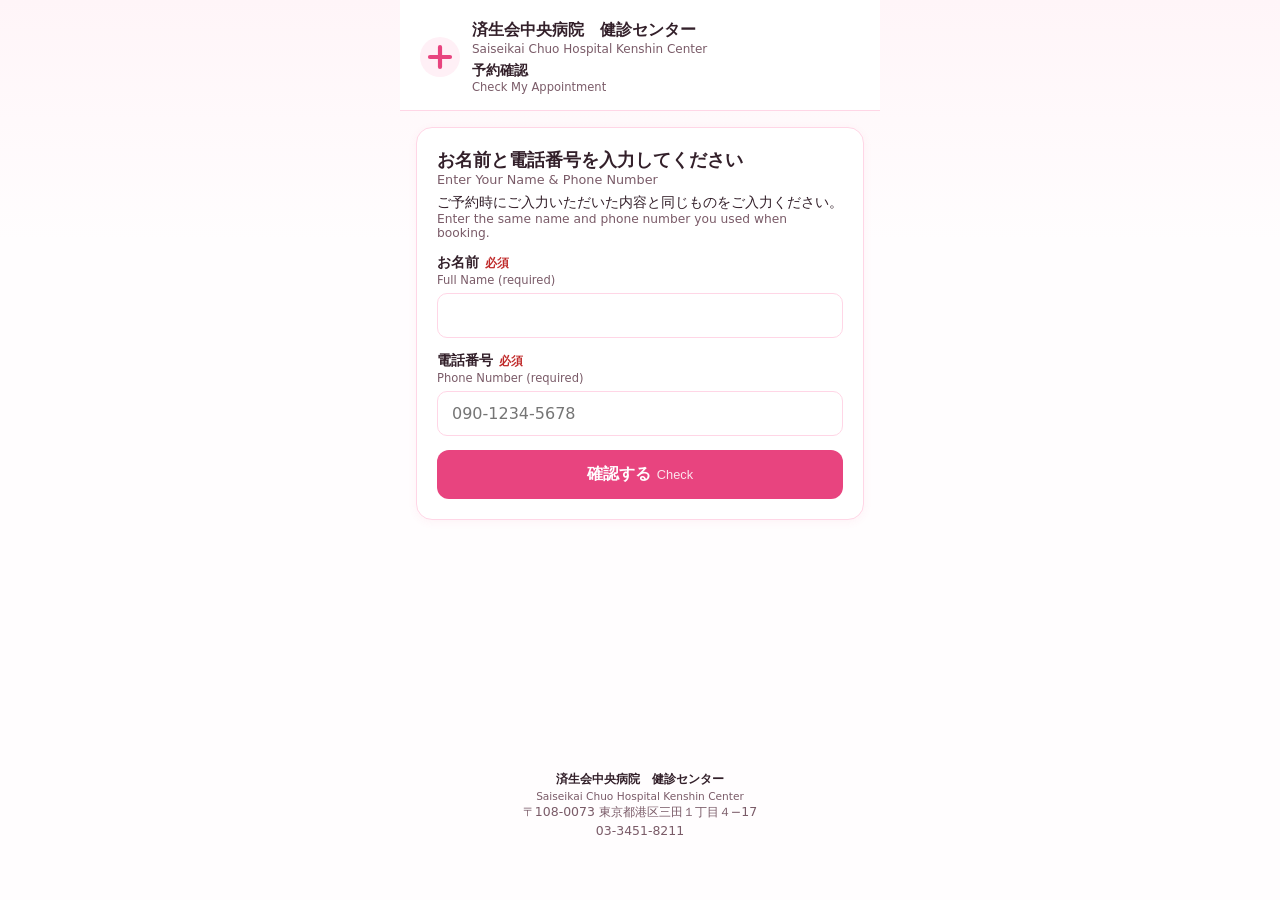
<file: reservation/lookup.html>
<!doctype html>
<html lang="ja">
<head>
  <meta charset="UTF-8">
  <meta name="viewport" content="width=device-width, initial-scale=1.0, maximum-scale=1">
  <title>予約確認 / Check My Appointment — リー啓子医師 Dr. Keiko Lee</title>
  <meta name="description" content="お名前と電話番号でご自身の予約を確認できます。 / Look up your upcoming appointment by name and phone number.">
  <meta name="theme-color" content="#e8447f">
  <link rel="stylesheet" href="css/style.css?v=12">
</head>
<body>
  <div class="page">
    <header class="site-header">
      <div class="logo" aria-hidden="true">
        <svg viewBox="0 0 48 48" width="40" height="40" fill="none" xmlns="http://www.w3.org/2000/svg">
          <circle cx="24" cy="24" r="24" fill="#fff0f6"/>
          <path d="M24 12v24M12 24h24" stroke="#e8447f" stroke-width="5" stroke-linecap="round"/>
        </svg>
      </div>
      <div class="clinic-name">
        <p class="jp">済生会中央病院　健診センター</p>
        <p class="en">Saiseikai Chuo Hospital Kenshin Center</p>
        <p class="doctor"><span class="jp">予約確認</span><span class="en">Check My Appointment</span></p>
      </div>
    </header>

    <main id="main">
      <div id="offline-banner" class="banner" hidden>
        <p class="jp">現在、予約システムを準備中です。しばらくしてから再度お試しください。</p>
        <p class="en">The booking system is being set up right now. Please check back soon.</p>
      </div>

      <section class="card">
        <h2><span class="jp">お名前と電話番号を入力してください</span><span class="en">Enter Your Name &amp; Phone Number</span></h2>
        <p class="note">
          <span class="jp">ご予約時にご入力いただいた内容と同じものをご入力ください。</span>
          <span class="en">Enter the same name and phone number you used when booking.</span>
        </p>
        <form id="lookup-form" novalidate>
          <div class="field">
            <label for="lookup-name">
              <span class="jp">お名前<span class="required">必須</span></span>
              <span class="en">Full Name (required)</span>
            </label>
            <input type="text" id="lookup-name" autocomplete="name" required>
          </div>
          <div class="field">
            <label for="lookup-phone">
              <span class="jp">電話番号<span class="required">必須</span></span>
              <span class="en">Phone Number (required)</span>
            </label>
            <input type="tel" id="lookup-phone" autocomplete="tel" inputmode="tel" required placeholder="090-1234-5678">
          </div>
          <div id="lookup-error" class="form-error" role="alert" hidden></div>
          <button type="submit" id="lookup-btn" class="btn-primary">
            <span class="jp">確認する</span><span class="en">Check</span>
          </button>
        </form>
      </section>

      <section id="results-card" class="card" hidden>
        <h2><span class="jp">ご予約状況</span><span class="en">Your Appointments</span></h2>
        <div id="results-status" class="status-msg"></div>
        <div id="results-list"></div>
        <a href="index.html" class="link-btn">
          <span class="jp">← 新しく予約する</span><span class="en">← Book a new appointment</span>
        </a>
      </section>
    </main>

    <footer class="site-footer">
      <p class="jp">済生会中央病院　健診センター</p>
      <p class="en">Saiseikai Chuo Hospital Kenshin Center</p>
      <p id="footer-address"></p>
      <p id="footer-phone"></p>
    </footer>
  </div>

  <script src="js/config.js?v=12"></script>
  <script src="js/lookup.js?v=12"></script>
</body>
</html>
</file>
<file: css/style.css>
:root {
  --bg: #f8f7ff;
  --surface: #ffffff;
  --text: #1e1b2e;
  --text-muted: #635f77;
  --border: #e6e3f5;
  --primary: #6d28d9;
  --primary-dark: #4c1d95;
  --primary-light: #ede9fe;
  --accent: #4f46e5;
  --success: #16a34a;
  --success-light: #dcfce7;
  --danger: #dc2626;
  --danger-light: #fee2e2;
  --radius: 16px;
  --radius-sm: 10px;
  --shadow: 0 10px 30px -12px rgba(76, 29, 149, 0.18);
  --gradient: linear-gradient(135deg, #6d28d9 0%, #4f46e5 55%, #4338ca 100%);
  font-family: "Segoe UI", system-ui, -apple-system, "Helvetica Neue", Arial, sans-serif;
}

* { box-sizing: border-box; }

html, body {
  margin: 0;
  padding: 0;
  background: var(--bg);
  color: var(--text);
  scroll-behavior: smooth;
}

body {
  min-height: 100vh;
  line-height: 1.6;
}

a { color: inherit; text-decoration: none; }

.icon {
  width: 1.1em;
  height: 1.1em;
  display: inline-block;
  vertical-align: -0.2em;
}

/* Header */
.site-header {
  position: sticky;
  top: 0;
  z-index: 20;
  display: flex;
  align-items: center;
  justify-content: space-between;
  gap: 1rem;
  padding: 0.9rem 1.5rem;
  background: rgba(248, 247, 255, 0.9);
  backdrop-filter: blur(8px);
  border-bottom: 1px solid var(--border);
}

.brand {
  display: flex;
  align-items: center;
  gap: 0.5rem;
  font-weight: 700;
  font-size: 1.05rem;
  color: var(--primary-dark);
}

.brand-icon { width: 2.3em; height: 2.3em; object-fit: contain; display: block; }

.header-progress {
  display: flex;
  align-items: center;
  gap: 0.6rem;
  min-width: 160px;
}

.progress-track {
  flex: 1;
  height: 8px;
  background: var(--primary-light);
  border-radius: 999px;
  overflow: hidden;
}

.progress-track.large { height: 10px; max-width: 320px; }

.progress-fill {
  height: 100%;
  background: var(--gradient);
  border-radius: 999px;
  transition: width 0.4s ease;
}

.progress-label {
  font-size: 0.8rem;
  color: var(--text-muted);
  white-space: nowrap;
}

/* Hero */
.hero {
  background: var(--gradient);
  color: white;
  padding: 4rem 1.5rem 3.5rem;
}

.hero-inner {
  max-width: 780px;
  margin: 0 auto;
  text-align: center;
}

.hero-logo {
  width: 132px;
  height: 132px;
  object-fit: contain;
  display: block;
  margin: 0 auto 1.5rem;
  filter: drop-shadow(0 10px 24px rgba(0, 0, 0, 0.28));
}

.eyebrow {
  display: inline-block;
  font-size: 0.8rem;
  font-weight: 600;
  letter-spacing: 0.03em;
  text-transform: uppercase;
  background: rgba(255, 255, 255, 0.15);
  padding: 0.35rem 0.9rem;
  border-radius: 999px;
  margin-bottom: 1.2rem;
}

.module-page-head .eyebrow {
  background: var(--primary-light);
  color: var(--primary-dark);
}

.hero h1 {
  font-size: clamp(2rem, 5vw, 3rem);
  margin: 0 0 0.75rem;
  font-weight: 800;
}

.hero-tagline {
  font-size: 1.15rem;
  opacity: 0.92;
  max-width: 560px;
  margin: 0 auto 2rem;
}

.hero-actions {
  display: flex;
  justify-content: center;
  gap: 0.8rem;
  flex-wrap: wrap;
  margin-bottom: 2rem;
}

.hero-progress {
  display: flex;
  flex-direction: column;
  align-items: center;
  gap: 0.5rem;
  font-size: 0.9rem;
  opacity: 0.9;
}

/* Buttons */
.btn {
  display: inline-flex;
  align-items: center;
  gap: 0.4rem;
  padding: 0.75rem 1.4rem;
  border-radius: 999px;
  font-weight: 600;
  font-size: 0.95rem;
  border: none;
  cursor: pointer;
  transition: transform 0.15s ease, box-shadow 0.15s ease, background 0.15s ease;
}

.btn:hover { transform: translateY(-1px); }

.btn-primary {
  background: white;
  color: var(--primary-dark);
  box-shadow: 0 6px 18px -6px rgba(0, 0, 0, 0.25);
}

.module-page .btn-primary,
.certificate-page .btn-primary,
.quiz-form .btn-primary {
  background: var(--gradient);
  color: white;
}

.btn-secondary {
  background: rgba(255, 255, 255, 0.12);
  color: white;
  border: 1px solid rgba(255, 255, 255, 0.4);
}

.module-page .btn-secondary,
.certificate-page .btn-secondary {
  background: var(--surface);
  color: var(--primary-dark);
  border: 1px solid var(--border);
}

.btn-small { padding: 0.5rem 1rem; font-size: 0.85rem; }

.cta-arrow, .back-arrow { width: 1em; height: 1em; }
.back-arrow { transform: rotate(180deg); }

/* Dashboard */
.dashboard {
  max-width: 1080px;
  margin: 0 auto;
  padding: 3rem 1.5rem 4rem;
}

.section-title {
  font-size: 1.5rem;
  margin-bottom: 1.5rem;
}

.module-grid {
  display: grid;
  grid-template-columns: repeat(auto-fit, minmax(260px, 1fr));
  gap: 1.25rem;
}

.module-card {
  background: var(--surface);
  border: 1px solid var(--border);
  border-radius: var(--radius);
  padding: 1.5rem;
  display: flex;
  flex-direction: column;
  gap: 0.6rem;
  box-shadow: var(--shadow);
  transition: transform 0.15s ease, box-shadow 0.15s ease;
}

.module-card:hover {
  transform: translateY(-3px);
  box-shadow: 0 16px 34px -14px rgba(76, 29, 149, 0.28);
}

.module-card.is-complete { border-color: var(--success); }

.module-card-top {
  display: flex;
  align-items: center;
  justify-content: space-between;
}

.module-icon {
  width: 2.4rem;
  height: 2.4rem;
  display: flex;
  align-items: center;
  justify-content: center;
  border-radius: 50%;
  background: var(--primary-light);
  color: var(--primary);
}

.module-icon.large { width: 3.2rem; height: 3.2rem; }
.module-icon.large .icon { width: 1.6em; height: 1.6em; }

.module-badge {
  font-size: 0.72rem;
  font-weight: 700;
  text-transform: uppercase;
  letter-spacing: 0.03em;
  padding: 0.25rem 0.6rem;
  border-radius: 999px;
  background: #f1f0fa;
  color: var(--text-muted);
}

.badge-progress { background: #fef3c7; color: #92400e; }
.badge-complete { background: var(--success-light); color: var(--success); }

.module-card h3 { margin: 0; font-size: 1.1rem; }
.module-card p { margin: 0; color: var(--text-muted); font-size: 0.92rem; flex: 1; }

.cross-link { text-align: center; margin-top: 2.5rem; color: var(--text-muted); }
.cross-link a { color: var(--primary); font-weight: 600; text-decoration: underline; text-underline-offset: 2px; }

.module-cta {
  display: inline-flex;
  align-items: center;
  gap: 0.3rem;
  font-weight: 600;
  color: var(--primary);
  font-size: 0.9rem;
}

/* Module page */
.module-page {
  max-width: 760px;
  margin: 0 auto;
  padding: 2.5rem 1.5rem 4rem;
}

.back-link {
  display: inline-flex;
  align-items: center;
  gap: 0.4rem;
  color: var(--primary);
  font-weight: 600;
  font-size: 0.9rem;
  margin-bottom: 1.5rem;
}

.module-page-head {
  display: flex;
  gap: 1.2rem;
  align-items: flex-start;
  margin-bottom: 2.5rem;
}

.module-page-head h1 { margin: 0.4rem 0 0.4rem; font-size: 1.8rem; }
.module-page-head p { margin: 0; color: var(--text-muted); }

.lesson {
  background: var(--surface);
  border: 1px solid var(--border);
  border-radius: var(--radius);
  padding: 1.6rem 1.8rem;
  margin-bottom: 1.2rem;
}

.lesson h3 { margin-top: 0; color: var(--primary-dark); }
.lesson-body p, .lesson-body ul, .lesson-body ol { color: var(--text); }
.lesson-body ul, .lesson-body ol { padding-left: 1.3rem; }
.lesson-body li { margin-bottom: 0.4rem; }

.lesson-table {
  width: 100%;
  border-collapse: collapse;
  margin-top: 0.8rem;
  font-size: 0.92rem;
}

.lesson-table th, .lesson-table td {
  text-align: left;
  padding: 0.6rem 0.7rem;
  border: 1px solid var(--border);
  vertical-align: top;
}

.lesson-table th { background: var(--primary-light); color: var(--primary-dark); }

/* Quiz */
.quiz-section {
  margin-top: 2.5rem;
  background: var(--surface);
  border: 1px solid var(--border);
  border-radius: var(--radius);
  padding: 1.8rem;
}

.quiz-section h2 { margin-top: 0; }

.quiz-question {
  border: none;
  padding: 0;
  margin: 0 0 1.6rem;
}

.quiz-question legend {
  font-weight: 600;
  margin-bottom: 0.7rem;
  padding: 0;
}

.quiz-options {
  display: flex;
  flex-direction: column;
  gap: 0.5rem;
}

.quiz-option {
  display: flex;
  align-items: flex-start;
  gap: 0.6rem;
  padding: 0.6rem 0.8rem;
  border: 1px solid var(--border);
  border-radius: var(--radius-sm);
  cursor: pointer;
  transition: border-color 0.15s ease, background 0.15s ease;
}

.quiz-option:hover { border-color: var(--primary); }
.quiz-option input { margin-top: 0.2rem; }

.quiz-option.is-correct { border-color: var(--success); background: var(--success-light); }
.quiz-option.is-incorrect { border-color: var(--danger); background: var(--danger-light); }

.quiz-explain {
  margin: 0.6rem 0 0;
  font-size: 0.88rem;
  color: var(--text-muted);
  background: var(--primary-light);
  padding: 0.6rem 0.8rem;
  border-radius: var(--radius-sm);
}

.quiz-hint { font-size: 0.8rem; color: var(--text-muted); margin-top: 0.8rem; }

.quiz-result {
  text-align: center;
  padding: 1.5rem;
}

.quiz-result-icon {
  width: 3rem; height: 3rem;
  margin: 0 auto 0.8rem;
  border-radius: 50%;
  background: var(--success-light);
  color: var(--success);
  display: flex; align-items: center; justify-content: center;
}
.quiz-result-icon .icon { width: 1.6em; height: 1.6em; }

/* Module nav */
.module-nav {
  display: flex;
  justify-content: space-between;
  gap: 1rem;
  margin-top: 2.5rem;
  flex-wrap: wrap;
}

/* Certificate */
.certificate-page {
  max-width: 760px;
  margin: 0 auto;
  padding: 2.5rem 1.5rem 4rem;
}

.cert-form {
  display: flex;
  gap: 0.8rem;
  align-items: center;
  flex-wrap: wrap;
  background: var(--surface);
  border: 1px solid var(--border);
  border-radius: var(--radius);
  padding: 1.2rem;
  margin-bottom: 2rem;
}

.cert-form label { font-weight: 600; font-size: 0.9rem; }

.cert-form input {
  flex: 1;
  min-width: 200px;
  padding: 0.6rem 0.9rem;
  border-radius: var(--radius-sm);
  border: 1px solid var(--border);
  font-size: 0.95rem;
}

.certificate {
  background: var(--surface);
  border-radius: var(--radius);
  box-shadow: var(--shadow);
  padding: 0.6rem;
}

.cert-border {
  border: 2px solid var(--primary);
  border-radius: 12px;
  padding: 3rem 2rem;
  text-align: center;
  background: repeating-linear-gradient(135deg, #faf9ff 0 20px, #f4f1ff 20px 40px);
  position: relative;
}

.cert-eyebrow {
  text-transform: uppercase;
  letter-spacing: 0.08em;
  font-size: 0.8rem;
  color: var(--primary);
  font-weight: 700;
}

.cert-border h1 {
  font-family: Georgia, "Times New Roman", serif;
  font-size: 2.2rem;
  margin: 0.8rem 0 0.3rem;
  color: var(--primary-dark);
}

.cert-border h2 {
  margin: 0.3rem 0;
  font-size: 1.4rem;
}

.cert-date { color: var(--text-muted); margin-top: 0.6rem; }

.cert-seal {
  width: 6rem; height: 6rem;
  margin: 1.4rem auto 0;
  display: flex; align-items: center; justify-content: center;
}
.cert-seal-logo {
  width: 100%;
  height: 100%;
  object-fit: contain;
  filter: drop-shadow(0 4px 10px rgba(76, 29, 149, 0.35));
}

.cert-issuer {
  margin: 1rem 0 0;
  padding-top: 1rem;
  border-top: 1px solid var(--border);
  font-size: 0.85rem;
  color: var(--text-muted);
  letter-spacing: 0.02em;
}

.cert-issuer strong { color: var(--primary-dark); }

.cert-cta {
  margin: 0.5rem 0 0;
  font-size: 0.82rem;
  color: var(--text-muted);
  line-height: 1.5;
}

.cert-cta a {
  color: var(--primary);
  font-weight: 600;
  text-decoration: underline;
  text-underline-offset: 2px;
}

.cert-locked {
  text-align: center;
  background: var(--surface);
  border: 1px solid var(--border);
  border-radius: var(--radius);
  padding: 3rem 1.5rem;
}

.cert-locked-icon {
  width: 3.4rem; height: 3.4rem;
  margin: 0 auto 1rem;
  border-radius: 50%;
  background: var(--primary-light);
  color: var(--primary);
  display: flex; align-items: center; justify-content: center;
}
.cert-locked-icon .icon { width: 1.8em; height: 1.8em; }
.cert-locked p { color: var(--text-muted); max-width: 420px; margin: 0.6rem auto 1.4rem; }

/* Footer */
.site-footer {
  text-align: center;
  padding: 2rem 1.5rem 3rem;
  color: var(--text-muted);
  font-size: 0.85rem;
}

.reset-link {
  display: inline-block;
  margin-top: 0.8rem;
  background: none;
  border: none;
  padding: 0;
  font: inherit;
  font-size: 0.8rem;
  color: var(--text-muted);
  text-decoration: underline;
  text-underline-offset: 2px;
  cursor: pointer;
}
.reset-link:hover { color: var(--primary); }

/* Print */
@media print {
  .site-header, .site-footer, .back-link, .cert-form, .no-print { display: none !important; }
  body { background: white; }
  .certificate-page { padding: 0; max-width: 100%; }
  .certificate { box-shadow: none; }
}

@media (max-width: 640px) {
  .site-header { flex-direction: column; align-items: flex-start; gap: 0.6rem; }
  .header-progress { width: 100%; }
  .module-page-head { flex-direction: column; }
  .hero-logo { width: 96px; height: 96px; }
}
</file>
<file: advanced/css/style.css>
:root {
  --bg: #10141c;
  --surface: #1a2029;
  --surface-raised: #212836;
  --text: #edeff5;
  --text-muted: #9aa3b6;
  --border: #2b3242;
  --amber: #f5a623;
  --amber-dark: #c9860f;
  --amber-light: #3a2e14;
  --cyan: #38bdf8;
  --cyan-dark: #0ea5e9;
  --cyan-light: #10293a;
  --violet: #a78bfa;
  --violet-dark: #8767f0;
  --violet-light: #241f3e;
  --danger: #f87171;
  --danger-light: #3a1c1c;
  --radius: 18px;
  --radius-sm: 10px;
  --shadow: 0 16px 36px -16px rgba(0, 0, 0, 0.55);
  font-family: "IBM Plex Sans", -apple-system, "Segoe UI", system-ui, sans-serif;
}

* { box-sizing: border-box; }

html, body { margin: 0; padding: 0; background: var(--bg); color: var(--text); scroll-behavior: smooth; }
body { min-height: 100vh; line-height: 1.65; }
a { color: inherit; text-decoration: none; }

h1, h2, h3 { font-family: "IBM Plex Sans", system-ui, sans-serif; font-weight: 600; text-wrap: balance; }

.eyebrow, .level-kicker, .progress-label, .cert-eyebrow, .btn {
  font-family: "IBM Plex Mono", ui-monospace, "SF Mono", Consolas, monospace;
}

.icon { width: 1.1em; height: 1.1em; display: inline-block; vertical-align: -0.2em; }

/* Header */
.site-header {
  position: sticky; top: 0; z-index: 20;
  display: flex; align-items: center; justify-content: space-between; gap: 1rem;
  padding: 0.9rem 1.5rem;
  background: rgba(16, 20, 28, 0.9);
  backdrop-filter: blur(8px);
  border-bottom: 1px solid var(--border);
}

.brand { display: flex; align-items: center; gap: 0.55rem; font-weight: 700; font-size: 1.05rem; color: var(--amber); font-family: "IBM Plex Sans", system-ui, sans-serif; }
.brand-icon { width: 2.1em; height: 2.1em; object-fit: contain; display: block; }

.header-progress { display: flex; align-items: center; gap: 0.6rem; min-width: 160px; }
.progress-track { flex: 1; height: 9px; background: var(--surface-raised); border-radius: 999px; overflow: hidden; }
.progress-track.large { height: 12px; max-width: 320px; }
.progress-fill { height: 100%; background: linear-gradient(90deg, var(--amber) 0%, var(--cyan) 100%); border-radius: 999px; transition: width 0.4s ease; }
.progress-label { font-size: 0.76rem; color: var(--text-muted); white-space: nowrap; }

/* Hero */
.hero { position: relative; overflow: hidden; background: linear-gradient(160deg, #12161f 0%, #171d29 100%); padding: 3.5rem 1.5rem 4rem; }

.hero-glow {
  position: absolute;
  inset: 0;
  pointer-events: none;
  background:
    radial-gradient(360px 360px at 50% 0%, rgba(245, 166, 35, 0.14), transparent 65%),
    radial-gradient(280px 280px at 8% 90%, rgba(56, 189, 248, 0.14), transparent 70%),
    radial-gradient(280px 280px at 92% 85%, rgba(167, 139, 250, 0.14), transparent 70%);
}

.hero-inner { position: relative; max-width: 780px; margin: 0 auto; text-align: center; }

.hero-logo {
  width: 116px; height: 116px; object-fit: contain; display: block; margin: 0 auto 1.2rem;
  filter: drop-shadow(0 10px 24px rgba(245, 166, 35, 0.25));
}

.eyebrow {
  display: inline-block; font-size: 0.78rem; font-weight: 600; letter-spacing: 0.02em;
  background: var(--surface-raised); color: var(--amber); padding: 0.4rem 1rem; border-radius: 999px;
  margin-bottom: 1.2rem; border: 1px solid var(--border);
}
.level-page-head .eyebrow { background: var(--amber-light); color: var(--amber); border: none; }

.hero h1 { font-size: clamp(2.1rem, 5.5vw, 3.2rem); margin: 0 0 0.75rem; color: var(--text); }
.hero-tagline { font-size: 1.1rem; color: var(--text-muted); max-width: 600px; margin: 0 auto 2rem; }
.hero-actions { display: flex; justify-content: center; gap: 0.8rem; flex-wrap: wrap; margin-bottom: 2rem; }
.hero-progress { display: flex; flex-direction: column; align-items: center; gap: 0.5rem; font-size: 0.85rem; color: var(--text-muted); }

/* Buttons */
.btn {
  display: inline-flex; align-items: center; gap: 0.4rem; padding: 0.8rem 1.5rem;
  border-radius: 999px; font-weight: 600; font-size: 0.92rem; border: none; cursor: pointer;
  transition: transform 0.15s ease, box-shadow 0.15s ease, background 0.15s ease;
}
.btn:hover { transform: translateY(-2px) scale(1.02); }
.btn:active { transform: translateY(0) scale(0.99); }

.btn-primary { background: var(--amber); color: #201400; box-shadow: 0 10px 22px -8px rgba(245, 166, 35, 0.45); }
.btn-primary:hover { background: #ffb63d; }

.btn-secondary { background: var(--surface-raised); color: var(--cyan); border: 1px solid var(--border); }
.btn-secondary:hover { border-color: var(--cyan); }

.btn-small { padding: 0.55rem 1.1rem; font-size: 0.82rem; }
.cta-arrow, .back-arrow { width: 1em; height: 1em; }
.back-arrow { transform: rotate(180deg); }

/* Dashboard */
.dashboard { max-width: 1080px; margin: 0 auto; padding: 3rem 1.5rem 2rem; }
.section-title { font-size: 1.5rem; margin-bottom: 1.5rem; }
.level-grid { display: grid; grid-template-columns: repeat(auto-fit, minmax(260px, 1fr)); gap: 1.25rem; }

.level-card {
  background: var(--surface); border: 1px solid var(--border); border-top: 3px solid var(--amber);
  border-radius: var(--radius); padding: 1.5rem; display: flex; flex-direction: column; gap: 0.45rem;
  box-shadow: var(--shadow); transition: transform 0.15s ease, box-shadow 0.15s ease, border-color 0.15s ease;
}
.level-card.accent-cyan { border-top-color: var(--cyan); }
.level-card.accent-violet { border-top-color: var(--violet); }
.level-card:hover { transform: translateY(-4px); border-color: var(--text-muted); }
.level-card.is-complete { background: linear-gradient(180deg, var(--surface) 0%, var(--cyan-light) 260%); }

.level-card-top { display: flex; align-items: center; justify-content: space-between; }
.level-icon { width: 2.4rem; height: 2.4rem; display: flex; align-items: center; justify-content: center; border-radius: 50%; background: var(--amber-light); color: var(--amber); }
.level-card.accent-cyan .level-icon { background: var(--cyan-light); color: var(--cyan); }
.level-card.accent-violet .level-icon { background: var(--violet-light); color: var(--violet); }
.level-icon.large { width: 3.2rem; height: 3.2rem; background: var(--amber-light); color: var(--amber); }
.level-icon.large .icon { width: 1.6em; height: 1.6em; }

.level-badge { font-family: "IBM Plex Mono", monospace; font-size: 0.68rem; font-weight: 600; text-transform: uppercase; letter-spacing: 0.04em; padding: 0.25rem 0.6rem; border-radius: 999px; background: var(--surface-raised); color: var(--text-muted); }
.badge-progress { background: var(--amber-light); color: var(--amber); }
.badge-complete { background: var(--cyan-light); color: var(--cyan); }

.level-kicker { font-size: 0.72rem; color: var(--amber); text-transform: uppercase; letter-spacing: 0.05em; }
.level-card h3 { margin: 0; font-size: 1.1rem; }
.level-card p { margin: 0; color: var(--text-muted); font-size: 0.9rem; flex: 1; }
.level-cta { display: inline-flex; align-items: center; gap: 0.3rem; font-weight: 600; color: var(--cyan); font-size: 0.85rem; font-family: "IBM Plex Sans", sans-serif; }

.cross-link { text-align: center; margin-top: 2.5rem; color: var(--text-muted); }
.cross-link a { color: var(--cyan); font-weight: 600; text-decoration: underline; text-underline-offset: 2px; }

/* Level page */
.level-page { max-width: 760px; margin: 0 auto; padding: 2.5rem 1.5rem 4rem; }
.back-link { display: inline-flex; align-items: center; gap: 0.4rem; color: var(--cyan); font-weight: 600; font-size: 0.85rem; margin-bottom: 1.5rem; font-family: "IBM Plex Mono", monospace; }
.level-page-head { display: flex; gap: 1.2rem; align-items: flex-start; margin-bottom: 2.5rem; }
.level-page-head h1 { margin: 0.4rem 0 0.4rem; font-size: 1.8rem; }
.level-page-head p { margin: 0; color: var(--text-muted); }

.lesson { background: var(--surface); border: 1px solid var(--border); border-radius: var(--radius); padding: 1.6rem 1.8rem; margin-bottom: 1.2rem; }
.lesson h3 { margin-top: 0; color: var(--amber); font-size: 1.05rem; }
.lesson-body p, .lesson-body ul, .lesson-body ol { color: var(--text); }
.lesson-body ul, .lesson-body ol { padding-left: 1.3rem; }
.lesson-body li { margin-bottom: 0.4rem; }
.lesson-body strong { color: var(--cyan); }

/* Quiz / Challenge */
.quiz-section { margin-top: 2.5rem; background: var(--surface); border: 1px solid var(--border); border-radius: var(--radius); padding: 1.8rem; }
.quiz-section h2 { margin: 0 0 0.2rem; font-size: 1.3rem; }
.quiz-lead { margin: 0 0 1.3rem; color: var(--text-muted); font-size: 0.92rem; }
.quiz-question { border: none; padding: 0; margin: 0 0 1.6rem; }
.quiz-question legend { font-weight: 600; margin-bottom: 0.7rem; padding: 0; font-size: 0.88rem; color: var(--text-muted); text-transform: uppercase; letter-spacing: 0.03em; }
.quiz-options { display: flex; flex-direction: column; gap: 0.5rem; }

.quiz-option { display: flex; align-items: flex-start; gap: 0.6rem; padding: 0.65rem 0.85rem; border: 1px solid var(--border); background: var(--surface-raised); border-radius: var(--radius-sm); cursor: pointer; transition: border-color 0.15s ease, background 0.15s ease; color: var(--text); }
.quiz-option:hover { border-color: var(--amber); }
.quiz-option input { margin-top: 0.2rem; }
.quiz-option.is-correct { border-color: var(--cyan); background: var(--cyan-light); }
.quiz-option.is-incorrect { border-color: var(--danger); background: var(--danger-light); }

.quiz-explain { margin: 0.6rem 0 0; font-size: 0.85rem; color: var(--text-muted); background: var(--amber-light); padding: 0.6rem 0.8rem; border-radius: var(--radius-sm); }
.quiz-hint { font-size: 0.78rem; color: var(--text-muted); margin-top: 0.8rem; }

.quiz-result { text-align: center; padding: 1.5rem; }
.quiz-result-icon { width: 3rem; height: 3rem; margin: 0 auto 0.8rem; border-radius: 50%; background: var(--cyan-light); color: var(--cyan); display: flex; align-items: center; justify-content: center; }
.quiz-result-icon .icon { width: 1.6em; height: 1.6em; }

.level-nav { display: flex; justify-content: space-between; gap: 1rem; margin-top: 2.5rem; flex-wrap: wrap; }

/* Certificate — stays light/printable regardless of the dark theme */
.certificate-page { max-width: 760px; margin: 0 auto; padding: 2.5rem 1.5rem 4rem; }
.cert-form { display: flex; gap: 0.8rem; align-items: center; flex-wrap: wrap; background: var(--surface); border: 1px solid var(--border); border-radius: var(--radius); padding: 1.2rem; margin-bottom: 2rem; }
.cert-form label { font-weight: 600; font-size: 0.88rem; color: var(--text); }
.cert-form input { flex: 1; min-width: 200px; padding: 0.6rem 0.9rem; border-radius: var(--radius-sm); border: 1px solid var(--border); font-size: 0.95rem; background: var(--surface-raised); color: var(--text); }

.certificate { background: #fdfaf3; border-radius: var(--radius); box-shadow: 0 16px 36px -16px rgba(0, 0, 0, 0.5); padding: 0.6rem; }
.cert-border {
  border: 3px solid var(--amber-dark); border-radius: 14px; padding: 3rem 2rem; text-align: center;
  background: repeating-linear-gradient(135deg, #fffdf7 0 20px, #fbf0d9 20px 40px);
  position: relative;
  color: #1a1508;
}
.cert-eyebrow { text-transform: uppercase; letter-spacing: 0.08em; font-size: 0.78rem; color: var(--amber-dark); font-weight: 700; }
.cert-border h1 { font-family: "IBM Plex Sans", serif; font-size: 2.2rem; margin: 0.8rem 0 0.3rem; color: #1a1508; }
.cert-border h2 { margin: 0.3rem 0; font-size: 1.35rem; color: #0e6a86; }
.cert-border p { color: #43391e; }
.cert-date { color: #6b5f38; margin-top: 0.6rem; }

.cert-seal { width: 6rem; height: 6rem; margin: 1.4rem auto 0; display: flex; align-items: center; justify-content: center; }
.cert-seal-logo { width: 100%; height: 100%; object-fit: contain; filter: drop-shadow(0 4px 10px rgba(201, 134, 15, 0.35)); }

.cert-issuer { margin: 1rem 0 0; padding-top: 1rem; border-top: 1px solid #e6d9b3; font-size: 0.85rem; color: #6b5f38; }
.cert-issuer strong { color: var(--amber-dark); }
.cert-cta { margin: 0.5rem 0 0; font-size: 0.82rem; color: #6b5f38; line-height: 1.5; }
.cert-cta a { color: #0e6a86; font-weight: 700; text-decoration: underline; text-underline-offset: 2px; }

.cert-locked { text-align: center; background: var(--surface); border: 1px solid var(--border); border-radius: var(--radius); padding: 3rem 1.5rem; }
.cert-locked-icon { width: 3.4rem; height: 3.4rem; margin: 0 auto 1rem; border-radius: 50%; background: var(--amber-light); color: var(--amber); display: flex; align-items: center; justify-content: center; }
.cert-locked-icon .icon { width: 1.8em; height: 1.8em; }
.cert-locked p { color: var(--text-muted); max-width: 420px; margin: 0.6rem auto 1.4rem; }

/* Footer */
.site-footer { text-align: center; padding: 2rem 1.5rem 3rem; color: var(--text-muted); font-size: 0.82rem; }

.reset-link {
  display: inline-block; margin-top: 0.8rem; background: none; border: none; padding: 0;
  font: inherit; font-size: 0.78rem; color: var(--text-muted);
  text-decoration: underline; text-underline-offset: 2px; cursor: pointer;
}
.reset-link:hover { color: var(--amber); }

/* Celebration burst */
.confetti-layer { position: fixed; inset: 0; pointer-events: none; z-index: 999; overflow: hidden; }
.confetti-piece { position: absolute; top: -10px; width: 9px; height: 14px; border-radius: 2px; opacity: 0.9; animation-name: confetti-fall; animation-timing-function: ease-in; animation-fill-mode: forwards; }
@keyframes confetti-fall { to { top: 105vh; transform: rotate(600deg); opacity: 0.4; } }
@media (prefers-reduced-motion: reduce) { .confetti-layer { display: none; } }

/* Print */
@media print {
  .site-header, .site-footer, .back-link, .cert-form, .no-print, .confetti-layer { display: none !important; }
  body { background: white; }
  .certificate-page { padding: 0; max-width: 100%; }
  .certificate { box-shadow: none; }
}

@media (max-width: 640px) {
  .site-header { flex-direction: column; align-items: flex-start; gap: 0.6rem; }
  .header-progress { width: 100%; }
  .level-page-head { flex-direction: column; }
  .hero-logo { width: 88px; height: 88px; }
}
</file>
<file: builders/css/style.css>
:root {
  --bg: #f1f5fe;
  --surface: #ffffff;
  --text: #101a2e;
  --text-muted: #55627a;
  --border: #dce4f5;
  --blue: #2e5eff;
  --blue-dark: #1e3fcc;
  --blue-light: #e3eaff;
  --lime: #a8e10c;
  --lime-dark: #6b9200;
  --lime-light: #f1fbd8;
  --pink: #ff5c8a;
  --pink-dark: #d93a66;
  --pink-light: #ffe3ec;
  --danger: #dc2626;
  --danger-light: #fee2e2;
  --radius: 20px;
  --radius-sm: 12px;
  --shadow: 0 12px 32px -14px rgba(16, 26, 46, 0.22);
  font-family: "Work Sans", -apple-system, "Segoe UI", system-ui, sans-serif;
}

* { box-sizing: border-box; }

html, body { margin: 0; padding: 0; background: var(--bg); color: var(--text); scroll-behavior: smooth; }
body { min-height: 100vh; line-height: 1.65; }
a { color: inherit; text-decoration: none; }

h1, h2, h3, .btn, .brand, .eyebrow, .level-kicker, .quiz-question legend {
  font-family: "Fredoka", "Work Sans", system-ui, sans-serif;
}
h1, h2, h3 { text-wrap: balance; }

.icon { width: 1.1em; height: 1.1em; display: inline-block; vertical-align: -0.2em; }

/* Header */
.site-header {
  position: sticky; top: 0; z-index: 20;
  display: flex; align-items: center; justify-content: space-between; gap: 1rem;
  padding: 0.9rem 1.5rem;
  background: rgba(241, 245, 254, 0.9);
  backdrop-filter: blur(8px);
  border-bottom: 1px solid var(--border);
}

.brand { display: flex; align-items: center; gap: 0.55rem; font-weight: 700; font-size: 1.1rem; color: var(--blue-dark); }
.brand-icon { width: 2.1em; height: 2.1em; object-fit: contain; display: block; }

.header-progress { display: flex; align-items: center; gap: 0.6rem; min-width: 160px; }
.progress-track { flex: 1; height: 9px; background: var(--blue-light); border-radius: 999px; overflow: hidden; }
.progress-track.large { height: 12px; max-width: 320px; }
.progress-fill { height: 100%; background: linear-gradient(90deg, var(--blue) 0%, var(--pink) 100%); border-radius: 999px; transition: width 0.4s ease; }
.progress-label { font-size: 0.8rem; color: var(--text-muted); white-space: nowrap; font-weight: 600; }

/* Hero */
.hero { position: relative; overflow: hidden; background: linear-gradient(160deg, #eef3ff 0%, #eafce0 100%); padding: 3.5rem 1.5rem 4rem; }

.hero-grid {
  position: absolute;
  inset: 0;
  pointer-events: none;
  background-image:
    linear-gradient(rgba(46, 94, 255, 0.08) 1px, transparent 1px),
    linear-gradient(90deg, rgba(46, 94, 255, 0.08) 1px, transparent 1px),
    radial-gradient(260px 260px at 8% 15%, rgba(255, 92, 138, 0.18), transparent 70%),
    radial-gradient(300px 300px at 92% 12%, rgba(168, 225, 12, 0.28), transparent 70%),
    radial-gradient(260px 260px at 85% 92%, rgba(46, 94, 255, 0.16), transparent 70%);
  background-size: 32px 32px, 32px 32px, auto, auto, auto;
  mask-image: linear-gradient(to bottom, black 0%, black 70%, transparent 100%);
}

.hero-inner { position: relative; max-width: 780px; margin: 0 auto; text-align: center; }

.hero-logo {
  width: 116px; height: 116px; object-fit: contain; display: block; margin: 0 auto 1.2rem;
  filter: drop-shadow(0 10px 22px rgba(30, 63, 204, 0.25));
}

.eyebrow {
  display: inline-block; font-size: 0.82rem; font-weight: 700; letter-spacing: 0.02em;
  background: var(--surface); color: var(--blue-dark); padding: 0.4rem 1rem; border-radius: 999px;
  margin-bottom: 1.2rem; box-shadow: var(--shadow);
}
.level-page-head .eyebrow { background: var(--blue-light); color: var(--blue-dark); box-shadow: none; }

.hero h1 { font-size: clamp(2.1rem, 5.5vw, 3.2rem); margin: 0 0 0.75rem; font-weight: 700; color: var(--text); }
.hero-tagline { font-size: 1.15rem; color: var(--text-muted); max-width: 580px; margin: 0 auto 2rem; }
.hero-actions { display: flex; justify-content: center; gap: 0.8rem; flex-wrap: wrap; margin-bottom: 2rem; }
.hero-progress { display: flex; flex-direction: column; align-items: center; gap: 0.5rem; font-size: 0.92rem; color: var(--text-muted); font-weight: 600; }

/* Buttons */
.btn {
  display: inline-flex; align-items: center; gap: 0.4rem; padding: 0.8rem 1.5rem;
  border-radius: 999px; font-weight: 700; font-size: 1rem; border: none; cursor: pointer;
  transition: transform 0.15s ease, box-shadow 0.15s ease, background 0.15s ease;
}
.btn:hover { transform: translateY(-2px) scale(1.02); }
.btn:active { transform: translateY(0) scale(0.99); }

.btn-primary { background: var(--blue); color: white; box-shadow: 0 10px 22px -8px rgba(30, 63, 204, 0.55); }
.btn-primary:hover { background: var(--blue-dark); }

.btn-secondary { background: var(--surface); color: var(--blue-dark); border: 2px solid var(--blue-light); }
.btn-secondary:hover { border-color: var(--blue); }

.btn-small { padding: 0.55rem 1.1rem; font-size: 0.88rem; }
.cta-arrow, .back-arrow { width: 1em; height: 1em; }
.back-arrow { transform: rotate(180deg); }

/* Dashboard */
.dashboard { max-width: 1080px; margin: 0 auto; padding: 3rem 1.5rem 2rem; }
.section-title { font-size: 1.6rem; margin-bottom: 1.5rem; }
.level-grid { display: grid; grid-template-columns: repeat(auto-fit, minmax(260px, 1fr)); gap: 1.25rem; }

.level-card {
  background: var(--surface); border: 1px solid var(--border); border-top: 5px solid var(--blue);
  border-radius: var(--radius); padding: 1.5rem; display: flex; flex-direction: column; gap: 0.45rem;
  box-shadow: var(--shadow); transition: transform 0.15s ease, box-shadow 0.15s ease;
}
.level-card.accent-lime { border-top-color: var(--lime-dark); }
.level-card.accent-pink { border-top-color: var(--pink); }
.level-card:hover { transform: translateY(-4px) rotate(0.4deg); box-shadow: 0 20px 40px -16px rgba(16, 26, 46, 0.28); }
.level-card.is-complete { background: linear-gradient(180deg, var(--surface) 0%, var(--lime-light) 220%); }

.level-card-top { display: flex; align-items: center; justify-content: space-between; }
.level-icon { width: 2.5rem; height: 2.5rem; display: flex; align-items: center; justify-content: center; border-radius: 50%; background: var(--blue-light); color: var(--blue-dark); }
.level-card.accent-lime .level-icon { background: var(--lime-light); color: var(--lime-dark); }
.level-card.accent-pink .level-icon { background: var(--pink-light); color: var(--pink-dark); }
.level-icon.large { width: 3.4rem; height: 3.4rem; background: var(--blue-light); color: var(--blue-dark); }
.level-icon.large .icon { width: 1.6em; height: 1.6em; }

.level-badge { font-size: 0.72rem; font-weight: 700; text-transform: uppercase; letter-spacing: 0.03em; padding: 0.25rem 0.6rem; border-radius: 999px; background: #eef1f7; color: var(--text-muted); }
.badge-progress { background: var(--pink-light); color: var(--pink-dark); }
.badge-complete { background: var(--lime-light); color: var(--lime-dark); }

.level-kicker { font-size: 0.78rem; font-weight: 700; color: var(--blue-dark); text-transform: uppercase; letter-spacing: 0.04em; }
.level-card h3 { margin: 0; font-size: 1.15rem; }
.level-card p { margin: 0; color: var(--text-muted); font-size: 0.92rem; flex: 1; }
.level-cta { display: inline-flex; align-items: center; gap: 0.3rem; font-weight: 700; color: var(--blue-dark); font-size: 0.9rem; }

.cross-link { text-align: center; margin-top: 2.5rem; color: var(--text-muted); }
.cross-link a { color: var(--pink-dark); font-weight: 700; text-decoration: underline; text-underline-offset: 2px; }

/* Level page */
.level-page { max-width: 760px; margin: 0 auto; padding: 2.5rem 1.5rem 4rem; }
.back-link { display: inline-flex; align-items: center; gap: 0.4rem; color: var(--blue-dark); font-weight: 700; font-size: 0.9rem; margin-bottom: 1.5rem; }
.level-page-head { display: flex; gap: 1.2rem; align-items: flex-start; margin-bottom: 2.5rem; }
.level-page-head h1 { margin: 0.4rem 0 0.4rem; font-size: 1.9rem; }
.level-page-head p { margin: 0; color: var(--text-muted); }

.lesson { background: var(--surface); border: 1px solid var(--border); border-radius: var(--radius); padding: 1.6rem 1.8rem; margin-bottom: 1.2rem; }
.lesson h3 { margin-top: 0; color: var(--blue-dark); }
.lesson-body p, .lesson-body ul, .lesson-body ol, .lesson-body blockquote { color: var(--text); }
.lesson-body ul, .lesson-body ol { padding-left: 1.3rem; }
.lesson-body li { margin-bottom: 0.4rem; }
.lesson-body blockquote {
  margin: 0.8rem 0 0; padding: 0.8rem 1rem; background: var(--lime-light);
  border-left: 4px solid var(--lime); border-radius: 0 var(--radius-sm) var(--radius-sm) 0; font-style: italic;
}

/* Quiz / Challenge */
.quiz-section { margin-top: 2.5rem; background: var(--surface); border: 1px solid var(--border); border-radius: var(--radius); padding: 1.8rem; }
.quiz-section h2 { margin: 0 0 0.2rem; }
.quiz-lead { margin: 0 0 1.3rem; color: var(--text-muted); }
.quiz-question { border: none; padding: 0; margin: 0 0 1.6rem; }
.quiz-question legend { font-weight: 700; margin-bottom: 0.7rem; padding: 0; }
.quiz-options { display: flex; flex-direction: column; gap: 0.5rem; }

.quiz-option { display: flex; align-items: flex-start; gap: 0.6rem; padding: 0.65rem 0.85rem; border: 2px solid var(--border); border-radius: var(--radius-sm); cursor: pointer; transition: border-color 0.15s ease, background 0.15s ease; }
.quiz-option:hover { border-color: var(--blue); }
.quiz-option input { margin-top: 0.2rem; }
.quiz-option.is-correct { border-color: var(--lime-dark); background: var(--lime-light); }
.quiz-option.is-incorrect { border-color: var(--danger); background: var(--danger-light); }

.quiz-explain { margin: 0.6rem 0 0; font-size: 0.88rem; color: var(--text-muted); background: var(--blue-light); padding: 0.6rem 0.8rem; border-radius: var(--radius-sm); }
.quiz-hint { font-size: 0.8rem; color: var(--text-muted); margin-top: 0.8rem; }

.quiz-result { text-align: center; padding: 1.5rem; }
.quiz-result-icon { width: 3rem; height: 3rem; margin: 0 auto 0.8rem; border-radius: 50%; background: var(--lime-light); color: var(--lime-dark); display: flex; align-items: center; justify-content: center; }
.quiz-result-icon .icon { width: 1.6em; height: 1.6em; }

.level-nav { display: flex; justify-content: space-between; gap: 1rem; margin-top: 2.5rem; flex-wrap: wrap; }

/* Certificate */
.certificate-page { max-width: 760px; margin: 0 auto; padding: 2.5rem 1.5rem 4rem; }
.cert-form { display: flex; gap: 0.8rem; align-items: center; flex-wrap: wrap; background: var(--surface); border: 1px solid var(--border); border-radius: var(--radius); padding: 1.2rem; margin-bottom: 2rem; }
.cert-form label { font-weight: 700; font-size: 0.9rem; }
.cert-form input { flex: 1; min-width: 200px; padding: 0.6rem 0.9rem; border-radius: var(--radius-sm); border: 1px solid var(--border); font-size: 0.95rem; }

.certificate { background: var(--surface); border-radius: var(--radius); box-shadow: var(--shadow); padding: 0.6rem; }
.cert-border {
  border: 3px solid var(--blue); border-radius: 14px; padding: 3rem 2rem; text-align: center;
  background: repeating-linear-gradient(135deg, #fbfdff 0 20px, #eafce0 20px 40px);
  position: relative;
}
.cert-eyebrow { text-transform: uppercase; letter-spacing: 0.08em; font-size: 0.8rem; color: var(--blue-dark); font-weight: 700; }
.cert-border h1 { font-family: "Fredoka", serif; font-size: 2.3rem; margin: 0.8rem 0 0.3rem; color: var(--text); }
.cert-border h2 { margin: 0.3rem 0; font-size: 1.4rem; color: var(--pink-dark); }
.cert-date { color: var(--text-muted); margin-top: 0.6rem; }

.cert-seal { width: 6rem; height: 6rem; margin: 1.4rem auto 0; display: flex; align-items: center; justify-content: center; }
.cert-seal-logo { width: 100%; height: 100%; object-fit: contain; filter: drop-shadow(0 4px 10px rgba(30, 63, 204, 0.35)); }

.cert-issuer { margin: 1rem 0 0; padding-top: 1rem; border-top: 1px solid var(--border); font-size: 0.85rem; color: var(--text-muted); }
.cert-issuer strong { color: var(--blue-dark); }
.cert-cta { margin: 0.5rem 0 0; font-size: 0.82rem; color: var(--text-muted); line-height: 1.5; }
.cert-cta a { color: var(--pink-dark); font-weight: 700; text-decoration: underline; text-underline-offset: 2px; }

.cert-locked { text-align: center; background: var(--surface); border: 1px solid var(--border); border-radius: var(--radius); padding: 3rem 1.5rem; }
.cert-locked-icon { width: 3.6rem; height: 3.6rem; margin: 0 auto 1rem; border-radius: 50%; background: var(--blue-light); color: var(--blue-dark); display: flex; align-items: center; justify-content: center; }
.cert-locked-icon .icon { width: 1.8em; height: 1.8em; }
.cert-locked p { color: var(--text-muted); max-width: 420px; margin: 0.6rem auto 1.4rem; }

/* Footer */
.site-footer { text-align: center; padding: 2rem 1.5rem 3rem; color: var(--text-muted); font-size: 0.85rem; }

.reset-link {
  display: inline-block;
  margin-top: 0.8rem;
  background: none;
  border: none;
  padding: 0;
  font: inherit;
  font-size: 0.8rem;
  color: var(--text-muted);
  text-decoration: underline;
  text-underline-offset: 2px;
  cursor: pointer;
}
.reset-link:hover { color: var(--blue-dark); }

/* Celebration burst */
.confetti-layer { position: fixed; inset: 0; pointer-events: none; z-index: 999; overflow: hidden; }
.confetti-piece { position: absolute; top: -10px; width: 9px; height: 14px; border-radius: 2px; opacity: 0.9; animation-name: confetti-fall; animation-timing-function: ease-in; animation-fill-mode: forwards; }
@keyframes confetti-fall { to { top: 105vh; transform: rotate(600deg); opacity: 0.4; } }
@media (prefers-reduced-motion: reduce) { .confetti-layer { display: none; } }

/* Print */
@media print {
  .site-header, .site-footer, .back-link, .cert-form, .no-print, .confetti-layer { display: none !important; }
  body { background: white; }
  .certificate-page { padding: 0; max-width: 100%; }
  .certificate { box-shadow: none; }
}

@media (max-width: 640px) {
  .site-header { flex-direction: column; align-items: flex-start; gap: 0.6rem; }
  .header-progress { width: 100%; }
  .level-page-head { flex-direction: column; }
  .hero-logo { width: 88px; height: 88px; }
}
</file>
<file: creators/css/style.css>
:root {
  --bg: #fdf4f2;
  --surface: #ffffff;
  --text: #2b1b24;
  --text-muted: #7a5f6e;
  --border: #f3e0e6;
  --magenta: #d6336c;
  --magenta-dark: #a91f52;
  --magenta-light: #fce4ed;
  --gold: #f7a400;
  --gold-dark: #ad7300;
  --gold-light: #fff3d9;
  --plum: #6b2d5c;
  --plum-dark: #4a1e40;
  --plum-light: #f1e2ee;
  --danger: #dc2626;
  --danger-light: #fee2e2;
  --radius: 20px;
  --radius-sm: 12px;
  --shadow: 0 12px 32px -14px rgba(74, 30, 64, 0.22);
  font-family: "Karla", -apple-system, "Segoe UI", system-ui, sans-serif;
}

* { box-sizing: border-box; }

html, body { margin: 0; padding: 0; background: var(--bg); color: var(--text); scroll-behavior: smooth; }
body { min-height: 100vh; line-height: 1.65; }
a { color: inherit; text-decoration: none; }

h1, h2, h3, .brand, .quiz-question legend {
  font-family: "Playfair Display", "Karla", system-ui, serif;
}
h1, h2, h3 { text-wrap: balance; }

.btn, .eyebrow, .level-kicker { font-family: "Karla", system-ui, sans-serif; }

.icon { width: 1.1em; height: 1.1em; display: inline-block; vertical-align: -0.2em; }

/* Header */
.site-header {
  position: sticky; top: 0; z-index: 20;
  display: flex; align-items: center; justify-content: space-between; gap: 1rem;
  padding: 0.9rem 1.5rem;
  background: rgba(253, 244, 242, 0.9);
  backdrop-filter: blur(8px);
  border-bottom: 1px solid var(--border);
}

.brand { display: flex; align-items: center; gap: 0.55rem; font-weight: 700; font-size: 1.15rem; color: var(--magenta-dark); }
.brand-icon { width: 2.1em; height: 2.1em; object-fit: contain; display: block; }

.header-progress { display: flex; align-items: center; gap: 0.6rem; min-width: 160px; }
.progress-track { flex: 1; height: 9px; background: var(--magenta-light); border-radius: 999px; overflow: hidden; }
.progress-track.large { height: 12px; max-width: 320px; }
.progress-fill { height: 100%; background: linear-gradient(90deg, var(--magenta) 0%, var(--gold) 100%); border-radius: 999px; transition: width 0.4s ease; }
.progress-label { font-size: 0.8rem; color: var(--text-muted); white-space: nowrap; font-weight: 600; }

/* Hero */
.hero { position: relative; overflow: hidden; background: linear-gradient(160deg, #fdf0f4 0%, #fdf6e8 100%); padding: 3.5rem 1.5rem 4rem; }

.hero-glow {
  position: absolute;
  inset: 0;
  pointer-events: none;
  background:
    radial-gradient(420px 420px at 50% 8%, rgba(214, 51, 108, 0.16), transparent 65%),
    radial-gradient(280px 280px at 10% 85%, rgba(247, 164, 0, 0.2), transparent 70%),
    radial-gradient(280px 280px at 92% 80%, rgba(107, 45, 92, 0.16), transparent 70%);
}

.hero-inner { position: relative; max-width: 780px; margin: 0 auto; text-align: center; }

.hero-logo {
  width: 116px; height: 116px; object-fit: contain; display: block; margin: 0 auto 1.2rem;
  filter: drop-shadow(0 10px 22px rgba(169, 31, 82, 0.28));
}

.eyebrow {
  display: inline-block; font-size: 0.82rem; font-weight: 700; letter-spacing: 0.02em;
  background: var(--surface); color: var(--magenta-dark); padding: 0.4rem 1rem; border-radius: 999px;
  margin-bottom: 1.2rem; box-shadow: var(--shadow);
}
.level-page-head .eyebrow { background: var(--magenta-light); color: var(--magenta-dark); box-shadow: none; }

.hero h1 { font-size: clamp(2.2rem, 5.5vw, 3.3rem); margin: 0 0 0.75rem; font-weight: 700; color: var(--text); }
.hero-tagline { font-size: 1.15rem; color: var(--text-muted); max-width: 580px; margin: 0 auto 2rem; }
.hero-actions { display: flex; justify-content: center; gap: 0.8rem; flex-wrap: wrap; margin-bottom: 2rem; }
.hero-progress { display: flex; flex-direction: column; align-items: center; gap: 0.5rem; font-size: 0.92rem; color: var(--text-muted); font-weight: 600; }

/* Buttons */
.btn {
  display: inline-flex; align-items: center; gap: 0.4rem; padding: 0.8rem 1.5rem;
  border-radius: 999px; font-weight: 700; font-size: 1rem; border: none; cursor: pointer;
  transition: transform 0.15s ease, box-shadow 0.15s ease, background 0.15s ease;
}
.btn:hover { transform: translateY(-2px) scale(1.02); }
.btn:active { transform: translateY(0) scale(0.99); }

.btn-primary { background: var(--magenta); color: white; box-shadow: 0 10px 22px -8px rgba(169, 31, 82, 0.5); }
.btn-primary:hover { background: var(--magenta-dark); }

.btn-secondary { background: var(--surface); color: var(--magenta-dark); border: 2px solid var(--magenta-light); }
.btn-secondary:hover { border-color: var(--magenta); }

.btn-small { padding: 0.55rem 1.1rem; font-size: 0.88rem; }
.cta-arrow, .back-arrow { width: 1em; height: 1em; }
.back-arrow { transform: rotate(180deg); }

/* Dashboard */
.dashboard { max-width: 1080px; margin: 0 auto; padding: 3rem 1.5rem 2rem; }
.section-title { font-size: 1.6rem; margin-bottom: 1.5rem; }
.level-grid { display: grid; grid-template-columns: repeat(auto-fit, minmax(260px, 1fr)); gap: 1.25rem; }

.level-card {
  background: var(--surface); border: 1px solid var(--border); border-top: 5px solid var(--magenta);
  border-radius: var(--radius); padding: 1.5rem; display: flex; flex-direction: column; gap: 0.45rem;
  box-shadow: var(--shadow); transition: transform 0.15s ease, box-shadow 0.15s ease;
}
.level-card.accent-gold { border-top-color: var(--gold-dark); }
.level-card.accent-plum { border-top-color: var(--plum); }
.level-card:hover { transform: translateY(-4px) rotate(-0.4deg); box-shadow: 0 20px 40px -16px rgba(74, 30, 64, 0.3); }
.level-card.is-complete { background: linear-gradient(180deg, var(--surface) 0%, var(--gold-light) 220%); }

.level-card-top { display: flex; align-items: center; justify-content: space-between; }
.level-icon { width: 2.5rem; height: 2.5rem; display: flex; align-items: center; justify-content: center; border-radius: 50%; background: var(--magenta-light); color: var(--magenta-dark); }
.level-card.accent-gold .level-icon { background: var(--gold-light); color: var(--gold-dark); }
.level-card.accent-plum .level-icon { background: var(--plum-light); color: var(--plum); }
.level-icon.large { width: 3.4rem; height: 3.4rem; background: var(--magenta-light); color: var(--magenta-dark); }
.level-icon.large .icon { width: 1.6em; height: 1.6em; }

.level-badge { font-size: 0.72rem; font-weight: 700; text-transform: uppercase; letter-spacing: 0.03em; padding: 0.25rem 0.6rem; border-radius: 999px; background: #f6eef2; color: var(--text-muted); }
.badge-progress { background: var(--gold-light); color: var(--gold-dark); }
.badge-complete { background: var(--plum-light); color: var(--plum); }

.level-kicker { font-size: 0.78rem; font-weight: 700; color: var(--magenta-dark); text-transform: uppercase; letter-spacing: 0.04em; }
.level-card h3 { margin: 0; font-size: 1.15rem; }
.level-card p { margin: 0; color: var(--text-muted); font-size: 0.92rem; flex: 1; }
.level-cta { display: inline-flex; align-items: center; gap: 0.3rem; font-weight: 700; color: var(--magenta-dark); font-size: 0.9rem; }

.cross-link { text-align: center; margin-top: 2.5rem; color: var(--text-muted); }
.cross-link a { color: var(--plum); font-weight: 700; text-decoration: underline; text-underline-offset: 2px; }

/* Level page */
.level-page { max-width: 760px; margin: 0 auto; padding: 2.5rem 1.5rem 4rem; }
.back-link { display: inline-flex; align-items: center; gap: 0.4rem; color: var(--magenta-dark); font-weight: 700; font-size: 0.9rem; margin-bottom: 1.5rem; }
.level-page-head { display: flex; gap: 1.2rem; align-items: flex-start; margin-bottom: 2.5rem; }
.level-page-head h1 { margin: 0.4rem 0 0.4rem; font-size: 1.9rem; }
.level-page-head p { margin: 0; color: var(--text-muted); }

.lesson { background: var(--surface); border: 1px solid var(--border); border-radius: var(--radius); padding: 1.6rem 1.8rem; margin-bottom: 1.2rem; }
.lesson h3 { margin-top: 0; color: var(--magenta-dark); }
.lesson-body p, .lesson-body ul, .lesson-body ol, .lesson-body blockquote { color: var(--text); }
.lesson-body ul, .lesson-body ol { padding-left: 1.3rem; }
.lesson-body li { margin-bottom: 0.4rem; }

/* Quiz / Challenge */
.quiz-section { margin-top: 2.5rem; background: var(--surface); border: 1px solid var(--border); border-radius: var(--radius); padding: 1.8rem; }
.quiz-section h2 { margin: 0 0 0.2rem; }
.quiz-lead { margin: 0 0 1.3rem; color: var(--text-muted); }
.quiz-question { border: none; padding: 0; margin: 0 0 1.6rem; }
.quiz-question legend { font-weight: 700; margin-bottom: 0.7rem; padding: 0; }
.quiz-options { display: flex; flex-direction: column; gap: 0.5rem; }

.quiz-option { display: flex; align-items: flex-start; gap: 0.6rem; padding: 0.65rem 0.85rem; border: 2px solid var(--border); border-radius: var(--radius-sm); cursor: pointer; transition: border-color 0.15s ease, background 0.15s ease; }
.quiz-option:hover { border-color: var(--magenta); }
.quiz-option input { margin-top: 0.2rem; }
.quiz-option.is-correct { border-color: var(--plum); background: var(--plum-light); }
.quiz-option.is-incorrect { border-color: var(--danger); background: var(--danger-light); }

.quiz-explain { margin: 0.6rem 0 0; font-size: 0.88rem; color: var(--text-muted); background: var(--gold-light); padding: 0.6rem 0.8rem; border-radius: var(--radius-sm); }
.quiz-hint { font-size: 0.8rem; color: var(--text-muted); margin-top: 0.8rem; }

.quiz-result { text-align: center; padding: 1.5rem; }
.quiz-result-icon { width: 3rem; height: 3rem; margin: 0 auto 0.8rem; border-radius: 50%; background: var(--plum-light); color: var(--plum); display: flex; align-items: center; justify-content: center; }
.quiz-result-icon .icon { width: 1.6em; height: 1.6em; }

.level-nav { display: flex; justify-content: space-between; gap: 1rem; margin-top: 2.5rem; flex-wrap: wrap; }

/* Certificate */
.certificate-page { max-width: 760px; margin: 0 auto; padding: 2.5rem 1.5rem 4rem; }
.cert-form { display: flex; gap: 0.8rem; align-items: center; flex-wrap: wrap; background: var(--surface); border: 1px solid var(--border); border-radius: var(--radius); padding: 1.2rem; margin-bottom: 2rem; }
.cert-form label { font-weight: 700; font-size: 0.9rem; }
.cert-form input { flex: 1; min-width: 200px; padding: 0.6rem 0.9rem; border-radius: var(--radius-sm); border: 1px solid var(--border); font-size: 0.95rem; }

.certificate { background: var(--surface); border-radius: var(--radius); box-shadow: var(--shadow); padding: 0.6rem; }
.cert-border {
  border: 3px solid var(--magenta); border-radius: 14px; padding: 3rem 2rem; text-align: center;
  background: repeating-linear-gradient(135deg, #fffcfa 0 20px, #fdf0e0 20px 40px);
  position: relative;
}
.cert-eyebrow { text-transform: uppercase; letter-spacing: 0.08em; font-size: 0.8rem; color: var(--magenta-dark); font-weight: 700; }
.cert-border h1 { font-family: "Playfair Display", serif; font-size: 2.4rem; margin: 0.8rem 0 0.3rem; color: var(--text); }
.cert-border h2 { margin: 0.3rem 0; font-size: 1.4rem; color: var(--plum); }
.cert-date { color: var(--text-muted); margin-top: 0.6rem; }

.cert-seal { width: 6rem; height: 6rem; margin: 1.4rem auto 0; display: flex; align-items: center; justify-content: center; }
.cert-seal-logo { width: 100%; height: 100%; object-fit: contain; filter: drop-shadow(0 4px 10px rgba(169, 31, 82, 0.35)); }

.cert-issuer { margin: 1rem 0 0; padding-top: 1rem; border-top: 1px solid var(--border); font-size: 0.85rem; color: var(--text-muted); }
.cert-issuer strong { color: var(--magenta-dark); }
.cert-cta { margin: 0.5rem 0 0; font-size: 0.82rem; color: var(--text-muted); line-height: 1.5; }
.cert-cta a { color: var(--plum); font-weight: 700; text-decoration: underline; text-underline-offset: 2px; }

.cert-locked { text-align: center; background: var(--surface); border: 1px solid var(--border); border-radius: var(--radius); padding: 3rem 1.5rem; }
.cert-locked-icon { width: 3.6rem; height: 3.6rem; margin: 0 auto 1rem; border-radius: 50%; background: var(--magenta-light); color: var(--magenta-dark); display: flex; align-items: center; justify-content: center; }
.cert-locked-icon .icon { width: 1.8em; height: 1.8em; }
.cert-locked p { color: var(--text-muted); max-width: 420px; margin: 0.6rem auto 1.4rem; }

/* Footer */
.site-footer { text-align: center; padding: 2rem 1.5rem 3rem; color: var(--text-muted); font-size: 0.85rem; }

.reset-link {
  display: inline-block; margin-top: 0.8rem; background: none; border: none; padding: 0;
  font: inherit; font-size: 0.8rem; color: var(--text-muted);
  text-decoration: underline; text-underline-offset: 2px; cursor: pointer;
}
.reset-link:hover { color: var(--magenta-dark); }

/* Celebration burst */
.confetti-layer { position: fixed; inset: 0; pointer-events: none; z-index: 999; overflow: hidden; }
.confetti-piece { position: absolute; top: -10px; width: 9px; height: 14px; border-radius: 2px; opacity: 0.9; animation-name: confetti-fall; animation-timing-function: ease-in; animation-fill-mode: forwards; }
@keyframes confetti-fall { to { top: 105vh; transform: rotate(600deg); opacity: 0.4; } }
@media (prefers-reduced-motion: reduce) { .confetti-layer { display: none; } }

/* Print */
@media print {
  .site-header, .site-footer, .back-link, .cert-form, .no-print, .confetti-layer { display: none !important; }
  body { background: white; }
  .certificate-page { padding: 0; max-width: 100%; }
  .certificate { box-shadow: none; }
}

@media (max-width: 640px) {
  .site-header { flex-direction: column; align-items: flex-start; gap: 0.6rem; }
  .header-progress { width: 100%; }
  .level-page-head { flex-direction: column; }
  .hero-logo { width: 88px; height: 88px; }
}
</file>
<file: entrepreneurs/css/style.css>
:root {
  --bg: #f7f5ef;
  --surface: #ffffff;
  --text: #1c231f;
  --text-muted: #5c6a5f;
  --border: #e2e5d9;
  --green: #146c43;
  --green-dark: #0b4a34;
  --green-light: #dcefe4;
  --gold: #c9922b;
  --gold-dark: #8f671d;
  --gold-light: #f7ecd6;
  --forest: #0b4a34;
  --forest-light: #dcece5;
  --danger: #dc2626;
  --danger-light: #fee2e2;
  --radius: 20px;
  --radius-sm: 12px;
  --shadow: 0 12px 32px -14px rgba(11, 74, 52, 0.22);
  font-family: "Public Sans", -apple-system, "Segoe UI", system-ui, sans-serif;
}

* { box-sizing: border-box; }

html, body { margin: 0; padding: 0; background: var(--bg); color: var(--text); scroll-behavior: smooth; }
body { min-height: 100vh; line-height: 1.65; }
a { color: inherit; text-decoration: none; }

h1, h2, h3, .brand, .btn, .eyebrow, .level-kicker, .quiz-question legend {
  font-family: "Sora", "Public Sans", system-ui, sans-serif;
}
h1, h2, h3 { text-wrap: balance; }

.icon { width: 1.1em; height: 1.1em; display: inline-block; vertical-align: -0.2em; }

/* Header */
.site-header {
  position: sticky; top: 0; z-index: 20;
  display: flex; align-items: center; justify-content: space-between; gap: 1rem;
  padding: 0.9rem 1.5rem;
  background: rgba(247, 245, 239, 0.9);
  backdrop-filter: blur(8px);
  border-bottom: 1px solid var(--border);
}

.brand { display: flex; align-items: center; gap: 0.55rem; font-weight: 700; font-size: 1.1rem; color: var(--green-dark); }
.brand-icon { width: 2.1em; height: 2.1em; object-fit: contain; display: block; }

.header-progress { display: flex; align-items: center; gap: 0.6rem; min-width: 160px; }
.progress-track { flex: 1; height: 9px; background: var(--green-light); border-radius: 999px; overflow: hidden; }
.progress-track.large { height: 12px; max-width: 320px; }
.progress-fill { height: 100%; background: linear-gradient(90deg, var(--green) 0%, var(--gold) 100%); border-radius: 999px; transition: width 0.4s ease; }
.progress-label { font-size: 0.8rem; color: var(--text-muted); white-space: nowrap; font-weight: 600; }

/* Hero */
.hero { position: relative; overflow: hidden; background: linear-gradient(160deg, #eef6f0 0%, #f9f2e2 100%); padding: 3.5rem 1.5rem 4rem; }

.hero-lines {
  position: absolute;
  inset: 0;
  pointer-events: none;
  background-image: linear-gradient(to top right, transparent 48%, rgba(20, 108, 67, 0.09) 49%, transparent 50%),
    linear-gradient(to top right, transparent 63%, rgba(201, 146, 43, 0.12) 64%, transparent 65%);
  background-size: 100% 100%;
  mask-image: linear-gradient(to bottom, black 0%, black 55%, transparent 100%);
}

.hero-inner { position: relative; max-width: 780px; margin: 0 auto; text-align: center; }

.hero-logo {
  width: 116px; height: 116px; object-fit: contain; display: block; margin: 0 auto 1.2rem;
  filter: drop-shadow(0 10px 22px rgba(11, 74, 52, 0.25));
}

.eyebrow {
  display: inline-block; font-size: 0.82rem; font-weight: 700; letter-spacing: 0.02em;
  background: var(--surface); color: var(--green-dark); padding: 0.4rem 1rem; border-radius: 999px;
  margin-bottom: 1.2rem; box-shadow: var(--shadow);
}
.level-page-head .eyebrow { background: var(--green-light); color: var(--green-dark); box-shadow: none; }

.hero h1 { font-size: clamp(2.1rem, 5.5vw, 3.2rem); margin: 0 0 0.75rem; font-weight: 700; color: var(--text); }
.hero-tagline { font-size: 1.15rem; color: var(--text-muted); max-width: 580px; margin: 0 auto 2rem; }
.hero-actions { display: flex; justify-content: center; gap: 0.8rem; flex-wrap: wrap; margin-bottom: 2rem; }
.hero-progress { display: flex; flex-direction: column; align-items: center; gap: 0.5rem; font-size: 0.92rem; color: var(--text-muted); font-weight: 600; }

/* Buttons */
.btn {
  display: inline-flex; align-items: center; gap: 0.4rem; padding: 0.8rem 1.5rem;
  border-radius: 999px; font-weight: 700; font-size: 1rem; border: none; cursor: pointer;
  transition: transform 0.15s ease, box-shadow 0.15s ease, background 0.15s ease;
}
.btn:hover { transform: translateY(-2px) scale(1.02); }
.btn:active { transform: translateY(0) scale(0.99); }

.btn-primary { background: var(--green); color: white; box-shadow: 0 10px 22px -8px rgba(11, 74, 52, 0.5); }
.btn-primary:hover { background: var(--green-dark); }

.btn-secondary { background: var(--surface); color: var(--green-dark); border: 2px solid var(--green-light); }
.btn-secondary:hover { border-color: var(--green); }

.btn-small { padding: 0.55rem 1.1rem; font-size: 0.88rem; }
.cta-arrow, .back-arrow { width: 1em; height: 1em; }
.back-arrow { transform: rotate(180deg); }

/* Dashboard */
.dashboard { max-width: 1080px; margin: 0 auto; padding: 3rem 1.5rem 2rem; }
.section-title { font-size: 1.6rem; margin-bottom: 1.5rem; }
.level-grid { display: grid; grid-template-columns: repeat(auto-fit, minmax(260px, 1fr)); gap: 1.25rem; }

.level-card {
  background: var(--surface); border: 1px solid var(--border); border-top: 5px solid var(--green);
  border-radius: var(--radius); padding: 1.5rem; display: flex; flex-direction: column; gap: 0.45rem;
  box-shadow: var(--shadow); transition: transform 0.15s ease, box-shadow 0.15s ease;
}
.level-card.accent-gold { border-top-color: var(--gold-dark); }
.level-card.accent-forest { border-top-color: var(--forest); }
.level-card:hover { transform: translateY(-4px); box-shadow: 0 20px 40px -16px rgba(11, 74, 52, 0.28); }
.level-card.is-complete { background: linear-gradient(180deg, var(--surface) 0%, var(--gold-light) 220%); }

.level-card-top { display: flex; align-items: center; justify-content: space-between; }
.level-icon { width: 2.5rem; height: 2.5rem; display: flex; align-items: center; justify-content: center; border-radius: 50%; background: var(--green-light); color: var(--green-dark); }
.level-card.accent-gold .level-icon { background: var(--gold-light); color: var(--gold-dark); }
.level-card.accent-forest .level-icon { background: var(--forest-light); color: var(--forest); }
.level-icon.large { width: 3.4rem; height: 3.4rem; background: var(--green-light); color: var(--green-dark); }
.level-icon.large .icon { width: 1.6em; height: 1.6em; }

.level-badge { font-size: 0.72rem; font-weight: 700; text-transform: uppercase; letter-spacing: 0.03em; padding: 0.25rem 0.6rem; border-radius: 999px; background: #eff1ea; color: var(--text-muted); }
.badge-progress { background: var(--gold-light); color: var(--gold-dark); }
.badge-complete { background: var(--green-light); color: var(--green-dark); }

.level-kicker { font-size: 0.78rem; font-weight: 700; color: var(--green-dark); text-transform: uppercase; letter-spacing: 0.04em; }
.level-card h3 { margin: 0; font-size: 1.15rem; }
.level-card p { margin: 0; color: var(--text-muted); font-size: 0.92rem; flex: 1; }
.level-cta { display: inline-flex; align-items: center; gap: 0.3rem; font-weight: 700; color: var(--green-dark); font-size: 0.9rem; }

.cross-link { text-align: center; margin-top: 2.5rem; color: var(--text-muted); }
.cross-link a { color: var(--gold-dark); font-weight: 700; text-decoration: underline; text-underline-offset: 2px; }

/* Level page */
.level-page { max-width: 760px; margin: 0 auto; padding: 2.5rem 1.5rem 4rem; }
.back-link { display: inline-flex; align-items: center; gap: 0.4rem; color: var(--green-dark); font-weight: 700; font-size: 0.9rem; margin-bottom: 1.5rem; }
.level-page-head { display: flex; gap: 1.2rem; align-items: flex-start; margin-bottom: 2.5rem; }
.level-page-head h1 { margin: 0.4rem 0 0.4rem; font-size: 1.9rem; }
.level-page-head p { margin: 0; color: var(--text-muted); }

.lesson { background: var(--surface); border: 1px solid var(--border); border-radius: var(--radius); padding: 1.6rem 1.8rem; margin-bottom: 1.2rem; }
.lesson h3 { margin-top: 0; color: var(--green-dark); }
.lesson-body p, .lesson-body ul, .lesson-body ol { color: var(--text); }
.lesson-body ul, .lesson-body ol { padding-left: 1.3rem; }
.lesson-body li { margin-bottom: 0.4rem; }

/* Quiz / Challenge */
.quiz-section { margin-top: 2.5rem; background: var(--surface); border: 1px solid var(--border); border-radius: var(--radius); padding: 1.8rem; }
.quiz-section h2 { margin: 0 0 0.2rem; }
.quiz-lead { margin: 0 0 1.3rem; color: var(--text-muted); }
.quiz-question { border: none; padding: 0; margin: 0 0 1.6rem; }
.quiz-question legend { font-weight: 700; margin-bottom: 0.7rem; padding: 0; }
.quiz-options { display: flex; flex-direction: column; gap: 0.5rem; }

.quiz-option { display: flex; align-items: flex-start; gap: 0.6rem; padding: 0.65rem 0.85rem; border: 2px solid var(--border); border-radius: var(--radius-sm); cursor: pointer; transition: border-color 0.15s ease, background 0.15s ease; }
.quiz-option:hover { border-color: var(--green); }
.quiz-option input { margin-top: 0.2rem; }
.quiz-option.is-correct { border-color: var(--green); background: var(--green-light); }
.quiz-option.is-incorrect { border-color: var(--danger); background: var(--danger-light); }

.quiz-explain { margin: 0.6rem 0 0; font-size: 0.88rem; color: var(--text-muted); background: var(--gold-light); padding: 0.6rem 0.8rem; border-radius: var(--radius-sm); }
.quiz-hint { font-size: 0.8rem; color: var(--text-muted); margin-top: 0.8rem; }

.quiz-result { text-align: center; padding: 1.5rem; }
.quiz-result-icon { width: 3rem; height: 3rem; margin: 0 auto 0.8rem; border-radius: 50%; background: var(--green-light); color: var(--green-dark); display: flex; align-items: center; justify-content: center; }
.quiz-result-icon .icon { width: 1.6em; height: 1.6em; }

.level-nav { display: flex; justify-content: space-between; gap: 1rem; margin-top: 2.5rem; flex-wrap: wrap; }

/* Certificate */
.certificate-page { max-width: 760px; margin: 0 auto; padding: 2.5rem 1.5rem 4rem; }
.cert-form { display: flex; gap: 0.8rem; align-items: center; flex-wrap: wrap; background: var(--surface); border: 1px solid var(--border); border-radius: var(--radius); padding: 1.2rem; margin-bottom: 2rem; }
.cert-form label { font-weight: 700; font-size: 0.9rem; }
.cert-form input { flex: 1; min-width: 200px; padding: 0.6rem 0.9rem; border-radius: var(--radius-sm); border: 1px solid var(--border); font-size: 0.95rem; }

.certificate { background: var(--surface); border-radius: var(--radius); box-shadow: var(--shadow); padding: 0.6rem; }
.cert-border {
  border: 3px solid var(--green); border-radius: 14px; padding: 3rem 2rem; text-align: center;
  background: repeating-linear-gradient(135deg, #fdfcf8 0 20px, #f2ead4 20px 40px);
  position: relative;
}
.cert-eyebrow { text-transform: uppercase; letter-spacing: 0.08em; font-size: 0.8rem; color: var(--green-dark); font-weight: 700; }
.cert-border h1 { font-family: "Sora", serif; font-size: 2.3rem; margin: 0.8rem 0 0.3rem; color: var(--text); }
.cert-border h2 { margin: 0.3rem 0; font-size: 1.4rem; color: var(--gold-dark); }
.cert-date { color: var(--text-muted); margin-top: 0.6rem; }

.cert-seal { width: 6rem; height: 6rem; margin: 1.4rem auto 0; display: flex; align-items: center; justify-content: center; }
.cert-seal-logo { width: 100%; height: 100%; object-fit: contain; filter: drop-shadow(0 4px 10px rgba(11, 74, 52, 0.35)); }

.cert-issuer { margin: 1rem 0 0; padding-top: 1rem; border-top: 1px solid var(--border); font-size: 0.85rem; color: var(--text-muted); }
.cert-issuer strong { color: var(--green-dark); }
.cert-cta { margin: 0.5rem 0 0; font-size: 0.82rem; color: var(--text-muted); line-height: 1.5; }
.cert-cta a { color: var(--gold-dark); font-weight: 700; text-decoration: underline; text-underline-offset: 2px; }

.cert-locked { text-align: center; background: var(--surface); border: 1px solid var(--border); border-radius: var(--radius); padding: 3rem 1.5rem; }
.cert-locked-icon { width: 3.6rem; height: 3.6rem; margin: 0 auto 1rem; border-radius: 50%; background: var(--green-light); color: var(--green-dark); display: flex; align-items: center; justify-content: center; }
.cert-locked-icon .icon { width: 1.8em; height: 1.8em; }
.cert-locked p { color: var(--text-muted); max-width: 420px; margin: 0.6rem auto 1.4rem; }

/* Footer */
.site-footer { text-align: center; padding: 2rem 1.5rem 3rem; color: var(--text-muted); font-size: 0.85rem; }

.reset-link {
  display: inline-block; margin-top: 0.8rem; background: none; border: none; padding: 0;
  font: inherit; font-size: 0.8rem; color: var(--text-muted);
  text-decoration: underline; text-underline-offset: 2px; cursor: pointer;
}
.reset-link:hover { color: var(--green-dark); }

/* Celebration burst */
.confetti-layer { position: fixed; inset: 0; pointer-events: none; z-index: 999; overflow: hidden; }
.confetti-piece { position: absolute; top: -10px; width: 9px; height: 14px; border-radius: 2px; opacity: 0.9; animation-name: confetti-fall; animation-timing-function: ease-in; animation-fill-mode: forwards; }
@keyframes confetti-fall { to { top: 105vh; transform: rotate(600deg); opacity: 0.4; } }
@media (prefers-reduced-motion: reduce) { .confetti-layer { display: none; } }

/* Print */
@media print {
  .site-header, .site-footer, .back-link, .cert-form, .no-print, .confetti-layer { display: none !important; }
  body { background: white; }
  .certificate-page { padding: 0; max-width: 100%; }
  .certificate { box-shadow: none; }
}

@media (max-width: 640px) {
  .site-header { flex-direction: column; align-items: flex-start; gap: 0.6rem; }
  .header-progress { width: 100%; }
  .level-page-head { flex-direction: column; }
  .hero-logo { width: 88px; height: 88px; }
}
</file>
<file: intermediate/css/style.css>
:root {
  --bg: #f3fbf6;
  --surface: #ffffff;
  --text: #16241f;
  --text-muted: #55695f;
  --border: #dcece2;
  --coral: #ff6b4a;
  --coral-dark: #e2492a;
  --coral-light: #ffe4db;
  --sun: #ffc93c;
  --sun-dark: #b8860b;
  --sun-light: #fff3cd;
  --teal: #1fa98d;
  --teal-dark: #0f7a65;
  --teal-light: #d7f5ee;
  --danger: #dc2626;
  --danger-light: #fee2e2;
  --radius: 20px;
  --radius-sm: 12px;
  --shadow: 0 12px 32px -14px rgba(22, 36, 31, 0.22);
  font-family: "Mulish", -apple-system, "Segoe UI", system-ui, sans-serif;
}

* { box-sizing: border-box; }

html, body {
  margin: 0;
  padding: 0;
  background: var(--bg);
  color: var(--text);
  scroll-behavior: smooth;
}

body { min-height: 100vh; line-height: 1.65; }

a { color: inherit; text-decoration: none; }

h1, h2, h3, .btn, .brand, .eyebrow, .level-kicker, .quiz-question legend {
  font-family: "Baloo 2", "Mulish", system-ui, sans-serif;
}

h1, h2, h3 { text-wrap: balance; }

.icon { width: 1.1em; height: 1.1em; display: inline-block; vertical-align: -0.2em; }

/* Header */
.site-header {
  position: sticky;
  top: 0;
  z-index: 20;
  display: flex;
  align-items: center;
  justify-content: space-between;
  gap: 1rem;
  padding: 0.9rem 1.5rem;
  background: rgba(243, 251, 246, 0.9);
  backdrop-filter: blur(8px);
  border-bottom: 1px solid var(--border);
}

.brand {
  display: flex;
  align-items: center;
  gap: 0.55rem;
  font-weight: 800;
  font-size: 1.1rem;
  color: var(--coral-dark);
}

.brand-icon { width: 2.1em; height: 2.1em; object-fit: contain; display: block; }

.header-progress { display: flex; align-items: center; gap: 0.6rem; min-width: 160px; }

.progress-track {
  flex: 1;
  height: 9px;
  background: var(--sun-light);
  border-radius: 999px;
  overflow: hidden;
}

.progress-track.large { height: 12px; max-width: 320px; }

.progress-fill {
  height: 100%;
  background: linear-gradient(90deg, var(--coral) 0%, var(--sun) 100%);
  border-radius: 999px;
  transition: width 0.4s ease;
}

.progress-label { font-size: 0.8rem; color: var(--text-muted); white-space: nowrap; font-weight: 600; }

/* Hero */
.hero {
  position: relative;
  overflow: hidden;
  background: linear-gradient(160deg, #fff8e8 0%, #eaf9f2 100%);
  padding: 3.5rem 1.5rem 4rem;
}

.hero-blobs {
  position: absolute;
  inset: 0;
  pointer-events: none;
  background:
    radial-gradient(260px 260px at 6% 12%, rgba(255, 107, 74, 0.26), transparent 68%),
    radial-gradient(300px 300px at 95% 8%, rgba(31, 169, 141, 0.24), transparent 68%),
    radial-gradient(260px 260px at 88% 95%, rgba(255, 201, 60, 0.32), transparent 68%),
    radial-gradient(220px 220px at 4% 92%, rgba(31, 169, 141, 0.18), transparent 68%);
}

.hero-inner { position: relative; max-width: 780px; margin: 0 auto; text-align: center; }

.hero-logo {
  width: 116px;
  height: 116px;
  object-fit: contain;
  display: block;
  margin: 0 auto 1.2rem;
  filter: drop-shadow(0 10px 22px rgba(226, 73, 42, 0.25));
}

.eyebrow {
  display: inline-block;
  font-size: 0.82rem;
  font-weight: 700;
  letter-spacing: 0.02em;
  background: var(--surface);
  color: var(--coral-dark);
  padding: 0.4rem 1rem;
  border-radius: 999px;
  margin-bottom: 1.2rem;
  box-shadow: var(--shadow);
}

.level-page-head .eyebrow { background: var(--coral-light); color: var(--coral-dark); box-shadow: none; }

.hero h1 {
  font-size: clamp(2.1rem, 5.5vw, 3.2rem);
  margin: 0 0 0.75rem;
  font-weight: 800;
  color: var(--text);
}

.hero-tagline { font-size: 1.15rem; color: var(--text-muted); max-width: 580px; margin: 0 auto 2rem; }

.hero-actions { display: flex; justify-content: center; gap: 0.8rem; flex-wrap: wrap; margin-bottom: 2rem; }

.hero-progress { display: flex; flex-direction: column; align-items: center; gap: 0.5rem; font-size: 0.92rem; color: var(--text-muted); font-weight: 600; }

/* Buttons */
.btn {
  display: inline-flex;
  align-items: center;
  gap: 0.4rem;
  padding: 0.8rem 1.5rem;
  border-radius: 999px;
  font-weight: 700;
  font-size: 1rem;
  border: none;
  cursor: pointer;
  transition: transform 0.15s ease, box-shadow 0.15s ease, background 0.15s ease;
}

.btn:hover { transform: translateY(-2px) scale(1.02); }
.btn:active { transform: translateY(0) scale(0.99); }

.btn-primary {
  background: var(--coral);
  color: white;
  box-shadow: 0 10px 22px -8px rgba(226, 73, 42, 0.55);
}
.btn-primary:hover { background: var(--coral-dark); }

.btn-secondary {
  background: var(--surface);
  color: var(--coral-dark);
  border: 2px solid var(--coral-light);
}
.btn-secondary:hover { border-color: var(--coral); }

.btn-small { padding: 0.55rem 1.1rem; font-size: 0.88rem; }

.cta-arrow, .back-arrow { width: 1em; height: 1em; }
.back-arrow { transform: rotate(180deg); }

/* Dashboard */
.dashboard { max-width: 1080px; margin: 0 auto; padding: 3rem 1.5rem 2rem; }

.section-title { font-size: 1.6rem; margin-bottom: 1.5rem; }

.level-grid { display: grid; grid-template-columns: repeat(auto-fit, minmax(260px, 1fr)); gap: 1.25rem; }

.level-card {
  background: var(--surface);
  border: 1px solid var(--border);
  border-top: 5px solid var(--coral);
  border-radius: var(--radius);
  padding: 1.5rem;
  display: flex;
  flex-direction: column;
  gap: 0.45rem;
  box-shadow: var(--shadow);
  transition: transform 0.15s ease, box-shadow 0.15s ease;
}

.level-card.accent-sun { border-top-color: var(--sun); }
.level-card.accent-teal { border-top-color: var(--teal); }

.level-card:hover { transform: translateY(-4px) rotate(-0.4deg); box-shadow: 0 20px 40px -16px rgba(22, 36, 31, 0.28); }

.level-card.is-complete { background: linear-gradient(180deg, var(--surface) 0%, var(--teal-light) 220%); }

.level-card-top { display: flex; align-items: center; justify-content: space-between; }

.level-icon {
  width: 2.5rem; height: 2.5rem;
  display: flex; align-items: center; justify-content: center;
  border-radius: 50%;
  background: var(--coral-light);
  color: var(--coral-dark);
}
.level-card.accent-sun .level-icon { background: var(--sun-light); color: var(--sun-dark); }
.level-card.accent-teal .level-icon { background: var(--teal-light); color: var(--teal-dark); }

.level-icon.large { width: 3.4rem; height: 3.4rem; background: var(--coral-light); color: var(--coral-dark); }
.level-icon.large .icon { width: 1.6em; height: 1.6em; }

.level-badge {
  font-size: 0.72rem;
  font-weight: 700;
  text-transform: uppercase;
  letter-spacing: 0.03em;
  padding: 0.25rem 0.6rem;
  border-radius: 999px;
  background: #f0f4f1;
  color: var(--text-muted);
}
.badge-progress { background: var(--sun-light); color: var(--sun-dark); }
.badge-complete { background: var(--teal-light); color: var(--teal-dark); }

.level-kicker { font-size: 0.78rem; font-weight: 700; color: var(--coral-dark); text-transform: uppercase; letter-spacing: 0.04em; }

.level-card h3 { margin: 0; font-size: 1.15rem; }
.level-card p { margin: 0; color: var(--text-muted); font-size: 0.92rem; flex: 1; }

.level-cta { display: inline-flex; align-items: center; gap: 0.3rem; font-weight: 700; color: var(--coral-dark); font-size: 0.9rem; }

.cross-link { text-align: center; margin-top: 2.5rem; color: var(--text-muted); }
.cross-link a { color: var(--teal-dark); font-weight: 700; text-decoration: underline; text-underline-offset: 2px; }

/* Level page */
.level-page { max-width: 760px; margin: 0 auto; padding: 2.5rem 1.5rem 4rem; }

.back-link { display: inline-flex; align-items: center; gap: 0.4rem; color: var(--coral-dark); font-weight: 700; font-size: 0.9rem; margin-bottom: 1.5rem; }

.level-page-head { display: flex; gap: 1.2rem; align-items: flex-start; margin-bottom: 2.5rem; }
.level-page-head h1 { margin: 0.4rem 0 0.4rem; font-size: 1.9rem; }
.level-page-head p { margin: 0; color: var(--text-muted); }

.lesson {
  background: var(--surface);
  border: 1px solid var(--border);
  border-radius: var(--radius);
  padding: 1.6rem 1.8rem;
  margin-bottom: 1.2rem;
}
.lesson h3 { margin-top: 0; color: var(--coral-dark); }
.lesson-body p, .lesson-body ul, .lesson-body ol, .lesson-body blockquote { color: var(--text); }
.lesson-body ul, .lesson-body ol { padding-left: 1.3rem; }
.lesson-body li { margin-bottom: 0.4rem; }
.lesson-body blockquote {
  margin: 0.8rem 0 0;
  padding: 0.8rem 1rem;
  background: var(--sun-light);
  border-left: 4px solid var(--sun);
  border-radius: 0 var(--radius-sm) var(--radius-sm) 0;
  font-style: italic;
}

/* Quiz / Challenge */
.quiz-section { margin-top: 2.5rem; background: var(--surface); border: 1px solid var(--border); border-radius: var(--radius); padding: 1.8rem; }
.quiz-section h2 { margin: 0 0 0.2rem; }
.quiz-lead { margin: 0 0 1.3rem; color: var(--text-muted); }

.quiz-question { border: none; padding: 0; margin: 0 0 1.6rem; }
.quiz-question legend { font-weight: 700; margin-bottom: 0.7rem; padding: 0; }

.quiz-options { display: flex; flex-direction: column; gap: 0.5rem; }

.quiz-option {
  display: flex;
  align-items: flex-start;
  gap: 0.6rem;
  padding: 0.65rem 0.85rem;
  border: 2px solid var(--border);
  border-radius: var(--radius-sm);
  cursor: pointer;
  transition: border-color 0.15s ease, background 0.15s ease;
}
.quiz-option:hover { border-color: var(--coral); }
.quiz-option input { margin-top: 0.2rem; }
.quiz-option.is-correct { border-color: var(--teal); background: var(--teal-light); }
.quiz-option.is-incorrect { border-color: var(--danger); background: var(--danger-light); }

.quiz-explain { margin: 0.6rem 0 0; font-size: 0.88rem; color: var(--text-muted); background: var(--sun-light); padding: 0.6rem 0.8rem; border-radius: var(--radius-sm); }
.quiz-hint { font-size: 0.8rem; color: var(--text-muted); margin-top: 0.8rem; }

.quiz-result { text-align: center; padding: 1.5rem; }
.quiz-result-icon {
  width: 3rem; height: 3rem; margin: 0 auto 0.8rem;
  border-radius: 50%; background: var(--teal-light); color: var(--teal-dark);
  display: flex; align-items: center; justify-content: center;
}
.quiz-result-icon .icon { width: 1.6em; height: 1.6em; }

.level-nav { display: flex; justify-content: space-between; gap: 1rem; margin-top: 2.5rem; flex-wrap: wrap; }

/* Certificate */
.certificate-page { max-width: 760px; margin: 0 auto; padding: 2.5rem 1.5rem 4rem; }

.cert-form {
  display: flex; gap: 0.8rem; align-items: center; flex-wrap: wrap;
  background: var(--surface); border: 1px solid var(--border); border-radius: var(--radius);
  padding: 1.2rem; margin-bottom: 2rem;
}
.cert-form label { font-weight: 700; font-size: 0.9rem; }
.cert-form input { flex: 1; min-width: 200px; padding: 0.6rem 0.9rem; border-radius: var(--radius-sm); border: 1px solid var(--border); font-size: 0.95rem; }

.certificate { background: var(--surface); border-radius: var(--radius); box-shadow: var(--shadow); padding: 0.6rem; }

.cert-border {
  border: 3px solid var(--coral);
  border-radius: 14px;
  padding: 3rem 2rem;
  text-align: center;
  background: repeating-linear-gradient(135deg, #fffdf7 0 20px, #fff3cd 20px 40px);
  position: relative;
}

.cert-eyebrow { text-transform: uppercase; letter-spacing: 0.08em; font-size: 0.8rem; color: var(--coral-dark); font-weight: 700; }
.cert-border h1 { font-family: "Baloo 2", serif; font-size: 2.3rem; margin: 0.8rem 0 0.3rem; color: var(--text); }
.cert-border h2 { margin: 0.3rem 0; font-size: 1.4rem; color: var(--teal-dark); }
.cert-date { color: var(--text-muted); margin-top: 0.6rem; }

.cert-seal { width: 6rem; height: 6rem; margin: 1.4rem auto 0; display: flex; align-items: center; justify-content: center; }
.cert-seal-logo { width: 100%; height: 100%; object-fit: contain; filter: drop-shadow(0 4px 10px rgba(226, 73, 42, 0.35)); }

.cert-issuer { margin: 1rem 0 0; padding-top: 1rem; border-top: 1px solid var(--border); font-size: 0.85rem; color: var(--text-muted); }
.cert-issuer strong { color: var(--coral-dark); }
.cert-cta { margin: 0.5rem 0 0; font-size: 0.82rem; color: var(--text-muted); line-height: 1.5; }
.cert-cta a { color: var(--teal-dark); font-weight: 700; text-decoration: underline; text-underline-offset: 2px; }

.cert-locked { text-align: center; background: var(--surface); border: 1px solid var(--border); border-radius: var(--radius); padding: 3rem 1.5rem; }
.cert-locked-icon {
  width: 3.6rem; height: 3.6rem; margin: 0 auto 1rem; border-radius: 50%;
  background: var(--coral-light); color: var(--coral-dark); display: flex; align-items: center; justify-content: center;
}
.cert-locked-icon .icon { width: 1.8em; height: 1.8em; }
.cert-locked p { color: var(--text-muted); max-width: 420px; margin: 0.6rem auto 1.4rem; }

/* Footer */
.site-footer { text-align: center; padding: 2rem 1.5rem 3rem; color: var(--text-muted); font-size: 0.85rem; }

.reset-link {
  display: inline-block;
  margin-top: 0.8rem;
  background: none;
  border: none;
  padding: 0;
  font: inherit;
  font-size: 0.8rem;
  color: var(--text-muted);
  text-decoration: underline;
  text-underline-offset: 2px;
  cursor: pointer;
}
.reset-link:hover { color: var(--coral-dark); }

/* Confetti */
.confetti-layer { position: fixed; inset: 0; pointer-events: none; z-index: 999; overflow: hidden; }
.confetti-piece {
  position: absolute;
  top: -10px;
  width: 9px;
  height: 14px;
  border-radius: 2px;
  opacity: 0.9;
  animation-name: confetti-fall;
  animation-timing-function: ease-in;
  animation-fill-mode: forwards;
}
@keyframes confetti-fall {
  to { top: 105vh; transform: rotate(600deg); opacity: 0.4; }
}
@media (prefers-reduced-motion: reduce) {
  .confetti-layer { display: none; }
}

/* Print */
@media print {
  .site-header, .site-footer, .back-link, .cert-form, .no-print, .confetti-layer { display: none !important; }
  body { background: white; }
  .certificate-page { padding: 0; max-width: 100%; }
  .certificate { box-shadow: none; }
}

@media (max-width: 640px) {
  .site-header { flex-direction: column; align-items: flex-start; gap: 0.6rem; }
  .header-progress { width: 100%; }
  .level-page-head { flex-direction: column; }
  .hero-logo { width: 88px; height: 88px; }
}
</file>
<file: reservation/css/style.css>
/* Dr. Lee Reservation System — pink, bilingual, mobile-first */

:root {
  --pink-50: #fff5f8;
  --pink-100: #ffe4ee;
  --pink-200: #ffc2dc;
  --pink-300: #ff9dc4;
  --pink-500: #e8447f;
  --pink-600: #d43571;
  --pink-700: #9c2354;
  --ink: #33202a;
  --muted: #7a5b68;
  --border: #ffd6e6;
  --danger: #c02b2b;
  --danger-bg: #fdecec;
  --ok-bg: #f2fbf3;
  --radius: 16px;
  font-size: 17px;
}

* { box-sizing: border-box; }

html, body {
  margin: 0;
  padding: 0;
  background: linear-gradient(180deg, var(--pink-50) 0%, #fffdfe 240px);
  color: var(--ink);
  font-family: "Hiragino Sans", "Hiragino Kaku Gothic ProN", "Yu Gothic", "Noto Sans JP", system-ui, -apple-system, sans-serif;
  -webkit-text-size-adjust: 100%;
}

.page {
  max-width: 480px;
  margin: 0 auto;
  min-height: 100vh;
  display: flex;
  flex-direction: column;
  padding: 0 0 40px;
}

/* Header */
.site-header {
  display: flex;
  align-items: center;
  gap: 12px;
  padding: 20px 20px 16px;
  background: #fff;
  border-bottom: 1px solid var(--border);
  position: sticky;
  top: 0;
  z-index: 10;
}

.logo, .logo img { flex: 0 0 auto; width: 40px; height: 40px; }

.clinic-name .jp { font-size: 1rem; font-weight: 700; margin: 0; line-height: 1.3; }
.clinic-name .en { font-size: 0.75rem; color: var(--muted); margin: 1px 0 0; }
.clinic-name .doctor { margin: 6px 0 0; font-size: 0.85rem; }
.clinic-name .doctor .jp { font-weight: 600; font-size: 0.85rem; display: inline; }
.clinic-name .doctor .en { display: block; font-size: 0.72rem; }

/* Generic bilingual pairing: Japanese primary, English secondary */
.jp { display: block; }
.en { display: block; font-size: 0.85em; color: var(--muted); font-weight: 400; }

main { padding: 16px; flex: 1; }

/* Progress dots */
.progress {
  display: flex;
  justify-content: center;
  gap: 10px;
  list-style: none;
  padding: 12px 0 4px;
  margin: 0 0 8px;
}
.progress li {
  width: 28px;
  height: 28px;
  border-radius: 50%;
  background: var(--pink-100);
  color: var(--pink-600);
  display: flex;
  align-items: center;
  justify-content: center;
  font-size: 0.85rem;
  font-weight: 700;
}
.progress li.active { background: var(--pink-500); color: #fff; }
.progress li.done { background: var(--pink-600); color: #fff; }

/* Banner */
.banner {
  background: var(--danger-bg);
  border: 1px solid #f3c7c7;
  color: var(--danger);
  border-radius: var(--radius);
  padding: 14px 16px;
  margin-bottom: 16px;
  text-align: center;
}
.banner .jp { font-weight: 700; }

/* Cards */
.card {
  background: #fff;
  border-radius: var(--radius);
  border: 1px solid var(--border);
  padding: 20px;
  margin-bottom: 16px;
  box-shadow: 0 2px 10px rgba(232, 68, 127, 0.06);
}
.card h2 { margin: 0 0 6px; font-size: 1.15rem; }
.card h2 .jp { font-size: 1.1rem; font-weight: 700; }
.card h2 .en { font-size: 0.8rem; }

.note { margin: 4px 0 14px; font-size: 0.9rem; }
.note .jp { color: var(--ink); }
.note .en { color: var(--muted); }

.status-msg {
  font-size: 0.85rem;
  color: var(--muted);
  padding: 8px 0;
}
.status-msg.error { color: var(--danger); }

.link-btn {
  background: none;
  border: none;
  color: var(--pink-600);
  font-size: 0.85rem;
  padding: 4px 0 14px;
  cursor: pointer;
  display: block;
}

/* Date picker */
.date-scroll {
  display: grid;
  grid-template-columns: repeat(auto-fill, minmax(84px, 1fr));
  gap: 8px;
}
.date-chip {
  border: 1px solid var(--border);
  background: var(--pink-50);
  border-radius: 12px;
  padding: 10px 6px;
  text-align: center;
  cursor: pointer;
  font-size: 0.8rem;
  line-height: 1.3;
}
.date-chip .weekday { font-weight: 700; color: var(--pink-600); display: block; }
.date-chip .daynum { font-size: 1.15rem; font-weight: 700; display: block; margin: 2px 0; }
.date-chip:hover, .date-chip:focus-visible { border-color: var(--pink-300); outline: none; }
.date-chip.selected { background: var(--pink-500); border-color: var(--pink-500); color: #fff; }
.date-chip.selected .weekday { color: #fff; }
.date-chip.full { opacity: 0.45; cursor: not-allowed; text-decoration: line-through; }

/* Time slots */
.slot-group { margin-bottom: 18px; }
.slot-group h3 { font-size: 0.95rem; margin: 0 0 10px; display: flex; align-items: baseline; gap: 6px; flex-wrap: wrap; }
.slot-group h3 .en { font-size: 0.75rem; }
.session-range { font-size: 0.75rem; color: var(--muted); font-weight: 400; }

.slot-grid {
  display: grid;
  grid-template-columns: repeat(auto-fill, minmax(64px, 1fr));
  gap: 8px;
}
.slot-btn {
  border: 1px solid var(--border);
  background: #fff;
  border-radius: 10px;
  padding: 10px 4px;
  font-size: 0.85rem;
  font-weight: 600;
  cursor: pointer;
  color: var(--ink);
}
.slot-btn:hover, .slot-btn:focus-visible { border-color: var(--pink-400); outline: none; }
.slot-btn.selected { background: var(--pink-500); border-color: var(--pink-500); color: #fff; }
.slot-btn.taken {
  background: #f5f0f2;
  color: #b9a3ac;
  border-color: #f0e4e9;
  text-decoration: line-through;
  cursor: not-allowed;
}

/* Form */
.selection-summary {
  background: var(--pink-50);
  border: 1px solid var(--border);
  border-radius: 12px;
  padding: 12px 14px;
  margin-bottom: 10px;
  font-size: 0.9rem;
  font-weight: 600;
}

.field { margin-bottom: 14px; }
.field label { display: block; margin-bottom: 6px; font-size: 0.85rem; }
.field label .jp { display: inline; font-weight: 600; }
.field label .en { display: block; font-size: 0.72rem; margin-top: 1px; }
.required { color: var(--danger); font-size: 0.72rem; margin-left: 6px; font-weight: 700; }
.optional { color: var(--muted); font-size: 0.72rem; margin-left: 6px; font-weight: 400; }
.field-hint { margin: -2px 0 6px; font-size: 0.75rem; color: var(--muted); }
.field-hint .jp { display: inline; }
.field-hint .en { display: block; }

input[type="text"], input[type="tel"], input[type="email"], textarea {
  width: 100%;
  border: 1px solid var(--border);
  border-radius: 10px;
  padding: 12px 14px;
  font-size: 1rem;
  font-family: inherit;
  background: #fff;
  color: var(--ink);
}
input:focus, textarea:focus {
  outline: none;
  border-color: var(--pink-400);
  box-shadow: 0 0 0 3px rgba(232, 68, 127, 0.15);
}

.form-error {
  background: var(--danger-bg);
  color: var(--danger);
  border-radius: 10px;
  padding: 10px 14px;
  font-size: 0.85rem;
  margin-bottom: 14px;
}

.btn-primary, .btn-secondary {
  width: 100%;
  padding: 14px;
  border-radius: 12px;
  font-size: 1rem;
  font-weight: 700;
  border: none;
  cursor: pointer;
}
.btn-primary {
  background: var(--pink-500);
  color: #fff;
}
.btn-primary:disabled { background: var(--pink-200); cursor: wait; }
.btn-primary .jp { display: inline; }
.btn-primary .en { display: inline; color: rgba(255,255,255,0.85); font-size: 0.8em; margin-left: 6px; }

.btn-secondary {
  background: var(--pink-100);
  color: var(--pink-700);
  margin-top: 8px;
}
.btn-secondary .jp { display: inline; }
.btn-secondary .en { display: inline; font-size: 0.8em; margin-left: 6px; }

.calendar-actions {
  display: flex;
  flex-direction: column;
  gap: 8px;
  margin: 4px 0 8px;
}
.btn-calendar {
  display: block;
  width: 100%;
  box-sizing: border-box;
  padding: 12px;
  border-radius: 12px;
  border: 1px solid var(--pink-300);
  background: #fff;
  color: var(--pink-700);
  font-size: 0.88rem;
  font-weight: 700;
  text-decoration: none;
  text-align: center;
  cursor: pointer;
}
.btn-calendar .jp { display: inline; }
.btn-calendar .en { display: block; font-size: 0.72rem; font-weight: 400; color: var(--muted); margin-top: 1px; }

/* Confirmation */
#step-confirm { text-align: center; }
.confirm-icon { margin-bottom: 8px; }
.confirm-details {
  background: var(--ok-bg);
  border: 1px solid #cdeccf;
  border-radius: 12px;
  padding: 16px;
  margin: 14px 0;
  text-align: left;
  font-size: 0.95rem;
}
.confirm-details dt { font-size: 0.72rem; color: var(--muted); margin-top: 8px; }
.confirm-details dt:first-child { margin-top: 0; }
.confirm-details dd { margin: 2px 0 0; font-weight: 600; }

/* Appointment lookup results */
.appointment-row {
  background: var(--pink-50);
  border: 1px solid var(--border);
  border-radius: 12px;
  padding: 14px 16px;
  margin-bottom: 10px;
}
.appointment-date {
  font-size: 0.78rem;
  color: var(--muted);
  font-weight: 600;
}
.appointment-time {
  font-size: 1.2rem;
  font-weight: 700;
  color: var(--pink-700);
  margin-top: 2px;
}
.appointment-note {
  font-size: 0.85rem;
  color: var(--ink);
  margin-top: 6px;
}

/* Footer */
.site-footer {
  text-align: center;
  padding: 20px;
  color: var(--muted);
  font-size: 0.78rem;
}
.site-footer .jp { font-weight: 600; color: var(--ink); }
.site-footer p { margin: 2px 0; }
.footer-link {
  display: inline-block;
  margin-top: 8px;
  color: var(--pink-600);
  font-weight: 600;
  text-decoration: none;
}
.footer-link .jp, .footer-link .en { display: inline; }

[hidden] { display: none !important; }

@media (min-width: 480px) {
  :root { font-size: 16px; }
}
</file>
<file: secondlife/css/style.css>
/* =========================================================================
   TSUGU (つぐ) — design system
   A premium, warm, Japanese-inspired visual language for "second life"
   decisions about belongings. No external fonts/assets — system JP font
   stacks only, matching this repo's zero-dependency philosophy.
   ========================================================================= */

:root {
  /* --- Neutrals: warm washi-paper palette --- */
  --paper: #fbf6ee;
  --paper-2: #f5eee1;
  --ink: #2b2620;
  --ink-soft: #5a5348;
  --ink-faint: #948c7c;
  --line: #e7dfcf;
  --card: #ffffff;
  --card-warm: #fffdf9;

  /* --- Premium accent: gold, evokes craftsmanship / mottainai --- */
  --gold: #c9a15a;
  --gold-deep: #a9803b;
  --gold-soft: #f1e2c1;

  /* --- Action taxonomy --- */
  --keep: #4c9a6a;
  --keep-bg: #e6f3ea;
  --sell: #35618c;
  --sell-bg: #e6edf3;
  --give: #e08a3f;
  --give-bg: #fbeada;
  --gift: #e08aa8;
  --gift-bg: #fbe6ee;
  --donate: #8a6ab0;
  --donate-bg: #ece4f5;
  --recycle: #3ba39a;
  --recycle-bg: #e2f3f1;
  --dispose: #7c7a74;
  --dispose-bg: #ecebe6;
  --danger: #b3492f;
  --danger-bg: #fbe7e1;

  /* --- Shape & motion --- */
  --r-sm: 12px;
  --r-md: 18px;
  --r-lg: 26px;
  --r-pill: 999px;
  --shadow-sm: 0 2px 8px rgba(43, 38, 32, 0.06);
  --shadow-md: 0 8px 24px rgba(43, 38, 32, 0.10);
  --shadow-lg: 0 16px 40px rgba(43, 38, 32, 0.16);
  --ease: cubic-bezier(0.22, 1, 0.36, 1);

  --font-ui: "Zen Kaku Gothic New", "Hiragino Kaku Gothic ProN", "Hiragino Sans",
    "Yu Gothic UI", "Yu Gothic", "Noto Sans JP", "Meiryo", system-ui, sans-serif;
  --font-serif: "Shippori Mincho", "Hiragino Mincho ProN", "Yu Mincho", "Noto Serif JP",
    serif;

  --scale: 1;
}

html.large-text { --scale: 1.22; }

* { box-sizing: border-box; }

html, body {
  margin: 0;
  padding: 0;
  background: var(--paper);
  color: var(--ink);
  font-family: var(--font-ui);
  -webkit-tap-highlight-color: transparent;
}

body {
  font-size: calc(16px * var(--scale));
  line-height: 1.6;
  overflow-x: hidden;
}

h1, h2, h3, p, figure { margin: 0; }

button, input, select, textarea {
  font-family: inherit;
  font-size: inherit;
  color: inherit;
}

button { cursor: pointer; touch-action: manipulation; }

img, svg { display: block; }
[hidden] { display: none !important; }

.icon {
  width: 22px;
  height: 22px;
  stroke: currentColor;
  fill: none;
  stroke-width: 1.8;
  stroke-linecap: round;
  stroke-linejoin: round;
  flex-shrink: 0;
}
.icon.fill { fill: currentColor; stroke: none; }

/* =========================================================================
   App shell
   ========================================================================= */

#app {
  max-width: 480px;
  margin: 0 auto;
  min-height: 100vh;
  background:
    radial-gradient(120% 60% at 50% -10%, #fffaf0 0%, rgba(255,250,240,0) 60%),
    var(--paper);
  position: relative;
  display: flex;
  flex-direction: column;
}

/* subtle background texture: soft washi dots */
#app::before {
  content: "";
  position: fixed;
  inset: 0;
  max-width: 480px;
  margin: 0 auto;
  background-image: radial-gradient(rgba(201, 161, 90, 0.10) 1px, transparent 1px);
  background-size: 18px 18px;
  pointer-events: none;
  z-index: 0;
  opacity: 0.5;
}

.topbar {
  position: sticky;
  top: 0;
  z-index: 20;
  display: flex;
  align-items: center;
  gap: 10px;
  padding: calc(14px * var(--scale)) 16px;
  background: rgba(251, 246, 238, 0.86);
  backdrop-filter: blur(10px);
  border-bottom: 1px solid var(--line);
}

.topbar .back-btn,
.topbar .icon-btn {
  width: 40px;
  height: 40px;
  border-radius: var(--r-pill);
  border: none;
  background: var(--card);
  box-shadow: var(--shadow-sm);
  display: flex;
  align-items: center;
  justify-content: center;
  color: var(--ink);
}
.topbar .back-btn { display: none; }
.topbar.has-back .back-btn { display: flex; }

.topbar .title-wrap { flex: 1; min-width: 0; }
.topbar h1 {
  font-size: calc(1.05rem * var(--scale));
  font-weight: 700;
  letter-spacing: 0.02em;
  white-space: nowrap;
  overflow: hidden;
  text-overflow: ellipsis;
}
.topbar .subtitle {
  font-size: calc(0.72rem * var(--scale));
  color: var(--ink-faint);
}

.points-pill {
  display: flex;
  align-items: center;
  gap: 4px;
  padding: 6px 12px;
  border-radius: var(--r-pill);
  background: linear-gradient(135deg, var(--gold-soft), #fff);
  border: 1px solid var(--gold-soft);
  color: var(--gold-deep);
  font-weight: 700;
  font-size: calc(0.78rem * var(--scale));
  white-space: nowrap;
}
.points-pill .icon { width: 15px; height: 15px; }

.lang-quick-toggle {
  flex-shrink: 0;
  border: 1.5px solid var(--line);
  background: var(--card);
  color: var(--ink-soft);
  border-radius: var(--r-pill);
  width: 34px;
  height: 34px;
  font-weight: 800;
  font-size: calc(0.66rem * var(--scale));
  letter-spacing: 0.02em;
  box-shadow: var(--shadow-sm);
}
.lang-quick-toggle:active { transform: scale(0.93); }

main#views {
  flex: 1;
  position: relative;
  z-index: 1;
  padding-bottom: calc(96px * var(--scale));
}

.view { display: none; padding: 18px 16px 24px; animation: fadeUp 0.32s var(--ease); }
.view.active { display: block; }

@media (prefers-reduced-motion: reduce) {
  .view { animation: none; }
}

@keyframes fadeUp {
  from { opacity: 0; transform: translateY(10px); }
  to { opacity: 1; transform: translateY(0); }
}

/* =========================================================================
   Bottom tab bar
   ========================================================================= */

.tabbar {
  position: fixed;
  left: 50%;
  transform: translateX(-50%);
  bottom: 0;
  width: 100%;
  max-width: 480px;
  z-index: 30;
  display: flex;
  align-items: center;
  justify-content: space-around;
  padding: 8px 10px calc(10px + env(safe-area-inset-bottom, 0px));
  background: rgba(255, 253, 249, 0.92);
  backdrop-filter: blur(14px);
  border-top: 1px solid var(--line);
}

.tab-btn {
  background: none;
  border: none;
  display: flex;
  flex-direction: column;
  align-items: center;
  gap: 3px;
  color: var(--ink-faint);
  padding: 4px 8px;
  border-radius: var(--r-sm);
  min-width: 56px;
}
.tab-btn span { font-size: calc(0.66rem * var(--scale)); font-weight: 600; }
.tab-btn.active { color: var(--gold-deep); }
.tab-btn.active .icon { stroke: var(--gold-deep); }
.tab-btn:focus-visible, .feature-card:focus-visible, .btn:focus-visible,
.action-btn:focus-visible, .category-tile:focus-visible, .ask-chip:focus-visible,
.camera-cta:focus-visible, .tab-fab:focus-visible, input:focus-visible, textarea:focus-visible {
  outline: 2.5px solid var(--gold-deep);
  outline-offset: 2px;
}

.tab-fab {
  width: 58px;
  height: 58px;
  border-radius: var(--r-pill);
  border: none;
  background: linear-gradient(135deg, var(--gold), var(--gold-deep));
  box-shadow: 0 10px 22px rgba(169, 128, 59, 0.4);
  display: flex;
  align-items: center;
  justify-content: center;
  color: #fff;
  transform: translateY(-16px);
  transition: transform 0.2s var(--ease);
}
.tab-fab:active { transform: translateY(-14px) scale(0.94); }
.tab-fab .icon { width: 26px; height: 26px; stroke: #fff; }

/* =========================================================================
   Home
   ========================================================================= */

.hero {
  text-align: center;
  padding: 10px 6px 22px;
}

.hero .brand {
  font-family: var(--font-serif);
  font-size: calc(1.9rem * var(--scale));
  letter-spacing: 0.08em;
  color: var(--ink);
}
.hero .brand .gold { color: var(--gold-deep); }
.hero .brand-en {
  font-size: calc(0.7rem * var(--scale));
  letter-spacing: 0.35em;
  color: var(--ink-faint);
  margin-top: 2px;
}
.hero .gold-rule {
  width: 40px;
  height: 3px;
  border-radius: 2px;
  background: linear-gradient(90deg, var(--gold), var(--gold-deep));
  margin: 10px auto 16px;
}

.camera-cta {
  width: 100%;
  border: none;
  border-radius: var(--r-lg);
  padding: calc(30px * var(--scale)) 16px;
  background: linear-gradient(150deg, #2f2a24 0%, #4a4034 55%, var(--gold-deep) 130%);
  color: #fff;
  display: flex;
  flex-direction: column;
  align-items: center;
  gap: 10px;
  box-shadow: var(--shadow-lg);
  position: relative;
  overflow: hidden;
}
.camera-cta::after {
  content: "";
  position: absolute;
  inset: 0;
  background: radial-gradient(60% 100% at 50% 0%, rgba(255,255,255,0.16), rgba(255,255,255,0) 60%);
}
.camera-cta .cta-icon-wrap {
  width: 68px;
  height: 68px;
  border-radius: var(--r-pill);
  background: rgba(255,255,255,0.14);
  border: 1px solid rgba(255,255,255,0.35);
  display: flex;
  align-items: center;
  justify-content: center;
}
.camera-cta .cta-icon-wrap .icon { width: 32px; height: 32px; stroke: #fff; }
.camera-cta .cta-label {
  font-size: calc(1.15rem * var(--scale));
  font-weight: 700;
  letter-spacing: 0.04em;
}
.camera-cta .cta-sub {
  font-size: calc(0.76rem * var(--scale));
  color: rgba(255,255,255,0.75);
  letter-spacing: 0.06em;
}
.camera-cta:active { transform: scale(0.98); }

/* =========================================================================
   Tsugumi — the app's mascot
   ========================================================================= */

.mascot {
  flex-shrink: 0;
  animation: mascotBob 3.2s ease-in-out infinite;
}
.mascot-xs { width: 40px; height: 40px; }
.mascot-sm { width: 56px; height: 56px; }
.mascot-md { width: 84px; height: 84px; }
.mascot-lg { width: 120px; height: 120px; }

@keyframes mascotBob {
  0%, 100% { transform: translateY(0); }
  50% { transform: translateY(-4px); }
}
@media (prefers-reduced-motion: reduce) {
  .mascot { animation: none; }
}

.mascot-greeting {
  margin-top: 18px;
  display: flex;
  align-items: center;
  gap: 12px;
}
.mascot-greeting .tagline { margin-top: 0; }

.tagline {
  margin-top: 18px;
  font-family: var(--font-serif);
  font-size: calc(1rem * var(--scale));
  color: var(--ink);
  line-height: 1.9;
}
.tagline .en {
  display: block;
  font-family: var(--font-ui);
  font-size: calc(0.74rem * var(--scale));
  color: var(--ink-faint);
  margin-top: 2px;
  letter-spacing: 0.02em;
}

.impact-strip {
  display: flex;
  gap: 10px;
  margin-top: 20px;
  overflow-x: auto;
  padding-bottom: 4px;
  scrollbar-width: none;
}
.impact-strip::-webkit-scrollbar { display: none; }
.impact-chip {
  flex: 0 0 auto;
  background: var(--card);
  border: 1px solid var(--line);
  border-radius: var(--r-md);
  padding: 10px 14px;
  min-width: 108px;
  box-shadow: var(--shadow-sm);
}
.impact-chip .num { font-weight: 700; font-size: calc(1.05rem * var(--scale)); color: var(--gold-deep); font-variant-numeric: tabular-nums; }
.impact-chip .lbl { font-size: calc(0.68rem * var(--scale)); color: var(--ink-faint); margin-top: 2px; }

.section-label {
  font-weight: 700;
  font-size: calc(0.82rem * var(--scale));
  color: var(--ink-soft);
  letter-spacing: 0.08em;
  margin: 26px 2px 10px;
}

.card-grid {
  display: grid;
  grid-template-columns: 1fr 1fr;
  gap: 12px;
}

.feature-card {
  border: none;
  text-align: left;
  border-radius: var(--r-md);
  padding: 16px;
  background: var(--card);
  box-shadow: var(--shadow-sm);
  display: flex;
  flex-direction: column;
  gap: 24px;
  min-height: 110px;
  position: relative;
  overflow: hidden;
  transition: transform 0.15s var(--ease);
}
.feature-card:active { transform: scale(0.97); }
.feature-card .fc-icon {
  width: 38px;
  height: 38px;
  border-radius: 12px;
  display: flex;
  align-items: center;
  justify-content: center;
}
.feature-card .fc-icon .icon { width: 20px; height: 20px; }
.feature-card .fc-title { font-weight: 700; font-size: calc(0.86rem * var(--scale)); }
.feature-card .fc-sub { font-size: calc(0.68rem * var(--scale)); color: var(--ink-faint); }
.feature-card.wide { grid-column: span 2; flex-direction: row; align-items: center; min-height: auto; }
.feature-card.wide .fc-icon { margin-right: 4px; }

.fc-tone-sell { background: var(--sell-bg); color: var(--sell); }
.fc-tone-keep { background: var(--keep-bg); color: var(--keep); }
.fc-tone-give { background: var(--give-bg); color: var(--give); }
.fc-tone-gold { background: var(--gold-soft); color: var(--gold-deep); }
.fc-tone-recycle { background: var(--recycle-bg); color: var(--recycle); }
.fc-tone-donate { background: var(--donate-bg); color: var(--donate); }

/* =========================================================================
   Buttons (generic)
   ========================================================================= */

.btn {
  border: none;
  border-radius: var(--r-pill);
  padding: 13px 20px;
  font-weight: 700;
  font-size: calc(0.9rem * var(--scale));
  display: inline-flex;
  align-items: center;
  justify-content: center;
  gap: 8px;
}
.btn.block { width: 100%; }
.btn-primary { background: var(--ink); color: #fff; }
.btn-gold { background: linear-gradient(135deg, var(--gold), var(--gold-deep)); color: #fff; }
.btn-outline { background: var(--card); border: 1.5px solid var(--line); color: var(--ink); }
.btn-ghost { background: transparent; color: var(--ink-soft); }
.btn:active { transform: scale(0.97); }
.btn:disabled { opacity: 0.5; }

/* =========================================================================
   Camera / capture view
   ========================================================================= */

.frame-wrap {
  border-radius: var(--r-lg);
  background: #1d1a16;
  aspect-ratio: 4 / 5;
  position: relative;
  overflow: hidden;
  box-shadow: var(--shadow-lg);
}
.frame-wrap img {
  width: 100%;
  height: 100%;
  object-fit: cover;
}
.frame-wrap .placeholder {
  position: absolute;
  inset: 0;
  display: flex;
  align-items: center;
  justify-content: center;
  color: rgba(255,255,255,0.35);
}
.frame-wrap .placeholder .icon { width: 56px; height: 56px; }

.corner {
  position: absolute;
  width: 30px;
  height: 30px;
  border: 3px solid var(--gold);
  opacity: 0.9;
}
.corner.tl { top: 18px; left: 18px; border-right: none; border-bottom: none; border-top-left-radius: 8px; }
.corner.tr { top: 18px; right: 18px; border-left: none; border-bottom: none; border-top-right-radius: 8px; }
.corner.bl { bottom: 18px; left: 18px; border-right: none; border-top: none; border-bottom-left-radius: 8px; }
.corner.br { bottom: 18px; right: 18px; border-left: none; border-top: none; border-bottom-right-radius: 8px; }

.ai-bubble {
  margin-top: 16px;
  background: var(--card);
  border-radius: var(--r-md);
  padding: 14px 16px;
  box-shadow: var(--shadow-sm);
  display: flex;
  gap: 12px;
  align-items: flex-start;
}
.ai-bubble .ai-avatar {
  width: 34px;
  height: 34px;
  border-radius: var(--r-pill);
  background: linear-gradient(135deg, var(--gold), var(--gold-deep));
  display: flex;
  align-items: center;
  justify-content: center;
  flex-shrink: 0;
}
.ai-bubble .ai-avatar .icon { width: 17px; height: 17px; stroke: #fff; }
.ai-bubble .ai-text { font-size: calc(0.86rem * var(--scale)); line-height: 1.65; }
.ai-bubble .ai-text .en { display: block; font-size: calc(0.72rem * var(--scale)); color: var(--ink-faint); margin-top: 3px; }

.thumb-strip { display: flex; gap: 8px; margin-top: 14px; flex-wrap: wrap; }
.thumb-strip img {
  width: 56px; height: 56px; border-radius: 10px; object-fit: cover;
  border: 2px solid var(--card); box-shadow: var(--shadow-sm);
}

.capture-actions { display: flex; gap: 10px; margin-top: 18px; }
.capture-actions .btn { flex: 1; }

/* =========================================================================
   Analyzing / loading
   ========================================================================= */

.analyzing-wrap { text-align: center; padding-top: 40px; }
.pulse-ring {
  width: 108px; height: 108px; margin: 0 auto 22px; position: relative;
}
.pulse-ring .core {
  position: absolute; inset: 22px; border-radius: var(--r-pill);
  background: linear-gradient(135deg, var(--gold), var(--gold-deep));
  display: flex; align-items: center; justify-content: center;
}
.pulse-ring .core .icon { width: 26px; height: 26px; stroke: #fff; }
.pulse-ring .ring {
  position: absolute; inset: 0; border-radius: var(--r-pill);
  border: 2px solid var(--gold-soft);
  animation: ringPulse 1.8s var(--ease) infinite;
}
.pulse-ring .ring.r2 { animation-delay: 0.6s; }
@keyframes ringPulse {
  0% { transform: scale(0.55); opacity: 0.9; }
  100% { transform: scale(1); opacity: 0; }
}
@media (prefers-reduced-motion: reduce) {
  .pulse-ring .ring { animation: none; opacity: 0.6; }
}
.analyzing-steps { margin-top: 22px; display: flex; flex-direction: column; gap: 10px; text-align: left; }
.analyzing-step {
  display: flex; align-items: center; gap: 10px;
  font-size: calc(0.84rem * var(--scale)); color: var(--ink-faint);
  opacity: 0.4; transition: opacity 0.3s var(--ease);
}
.analyzing-step.done { opacity: 1; color: var(--ink); }
.analyzing-step .dot {
  width: 20px; height: 20px; border-radius: var(--r-pill); background: var(--paper-2);
  display: flex; align-items: center; justify-content: center; flex-shrink: 0;
}
.analyzing-step.done .dot { background: var(--keep-bg); color: var(--keep); }
.analyzing-step .dot .icon { width: 12px; height: 12px; }

/* =========================================================================
   Item card / results
   ========================================================================= */

.item-hero {
  border-radius: var(--r-lg);
  overflow: hidden;
  position: relative;
  aspect-ratio: 4/3;
  background: linear-gradient(135deg, var(--paper-2), #efe4cd);
  box-shadow: var(--shadow-md);
}
.item-hero img { width: 100%; height: 100%; object-fit: cover; }
.item-hero .hero-gradient {
  position: absolute; inset: 0;
  background: linear-gradient(to top, rgba(20,17,12,0.72) 0%, rgba(20,17,12,0) 45%);
}
.item-hero .hero-text {
  position: absolute; left: 16px; right: 16px; bottom: 14px; color: #fff;
}
.item-hero .hero-text .est-badge {
  display: inline-flex; align-items: center; gap: 4px;
  background: rgba(255,255,255,0.18); border: 1px solid rgba(255,255,255,0.35);
  border-radius: var(--r-pill); padding: 3px 10px; font-size: calc(0.66rem * var(--scale));
  margin-bottom: 6px; backdrop-filter: blur(4px);
}
.item-hero .hero-text .est-badge.local-guess {
  background: rgba(224, 138, 63, 0.35); border-color: rgba(224, 138, 63, 0.6);
}
.item-hero .hero-text h2 { font-size: calc(1.2rem * var(--scale)); font-weight: 700; }
.item-hero .hero-text .brand-line { font-size: calc(0.78rem * var(--scale)); opacity: 0.85; margin-top: 2px; }

.detail-grid {
  display: grid; grid-template-columns: 1fr 1fr; gap: 10px; margin-top: 14px;
}
.detail-cell {
  background: var(--card); border-radius: var(--r-sm); padding: 11px 13px;
  box-shadow: var(--shadow-sm);
}
.detail-cell .dc-label {
  font-size: calc(0.66rem * var(--scale)); color: var(--ink-faint); letter-spacing: 0.04em;
  display: flex; align-items: center; gap: 4px;
}
.detail-cell .dc-value { font-weight: 700; font-size: calc(0.92rem * var(--scale)); margin-top: 3px; }
.detail-cell.span2 { grid-column: span 2; }
.estimate-flag {
  font-size: calc(0.58rem * var(--scale)); background: var(--gold-soft); color: var(--gold-deep);
  border-radius: var(--r-pill); padding: 1px 6px; font-weight: 700;
}

.expand-toggle {
  width: 100%; margin-top: 14px; background: none; border: 1.5px dashed var(--line);
  border-radius: var(--r-md); padding: 12px; display: flex; align-items: center; justify-content: center;
  gap: 6px; color: var(--ink-soft); font-weight: 700; font-size: calc(0.82rem * var(--scale));
}
.expand-toggle .icon { transition: transform 0.25s var(--ease); }
.expand-toggle.open .icon { transform: rotate(180deg); }

.detail-full { display: none; margin-top: 10px; }
.detail-full.open { display: block; }
.detail-full dl { display: grid; grid-template-columns: auto 1fr; gap: 8px 14px; }
.detail-full dt { color: var(--ink-faint); font-size: calc(0.78rem * var(--scale)); }
.detail-full dd { margin: 0; font-size: calc(0.82rem * var(--scale)); font-weight: 600; text-align: right; }

.reco-banner {
  margin-top: 18px; border-radius: var(--r-md); padding: 16px;
  display: flex; gap: 12px; align-items: flex-start;
}
.reco-banner .reco-icon {
  width: 40px; height: 40px; border-radius: var(--r-pill); flex-shrink: 0;
  display: flex; align-items: center; justify-content: center;
}
.reco-banner .reco-tag {
  font-size: calc(0.66rem * var(--scale)); font-weight: 800; letter-spacing: 0.1em; text-transform: uppercase;
}
.reco-banner .reco-title { font-weight: 700; font-size: calc(0.98rem * var(--scale)); margin: 2px 0 5px; }
.reco-banner p { font-size: calc(0.82rem * var(--scale)); line-height: 1.6; color: var(--ink-soft); }

.action-grid {
  display: grid; grid-template-columns: repeat(4, 1fr); gap: 8px; margin-top: 18px;
}
.action-btn {
  border: none; border-radius: var(--r-md); padding: 12px 4px;
  display: flex; flex-direction: column; align-items: center; gap: 6px;
  font-weight: 700; font-size: calc(0.68rem * var(--scale)); position: relative;
  transition: transform 0.15s var(--ease);
}
.action-btn:active { transform: scale(0.93); }
.action-btn .icon-wrap {
  width: 38px; height: 38px; border-radius: var(--r-pill);
  display: flex; align-items: center; justify-content: center; background: rgba(255,255,255,0.55);
}
.action-btn .icon { width: 19px; height: 19px; }
.action-btn.selected { outline: 2.5px solid rgba(0,0,0,0.15); }
.action-btn.wide-row { grid-column: span 4; flex-direction: row; justify-content: center; padding: 10px; }

.ab-keep { background: var(--keep-bg); color: var(--keep); }
.ab-sell { background: var(--sell-bg); color: var(--sell); }
.ab-give { background: var(--give-bg); color: var(--give); }
.ab-gift { background: var(--gift-bg); color: var(--gift); }
.ab-donate { background: var(--donate-bg); color: var(--donate); }
.ab-recycle { background: var(--recycle-bg); color: var(--recycle); }
.ab-dispose { background: var(--dispose-bg); color: var(--dispose); }

/* =========================================================================
   Listing assistant
   ========================================================================= */

.lang-toggle {
  display: inline-flex; border-radius: var(--r-pill); background: var(--paper-2);
  padding: 3px; margin-bottom: 14px;
}
.lang-toggle button {
  border: none; background: none; padding: 7px 16px; border-radius: var(--r-pill);
  font-weight: 700; font-size: calc(0.76rem * var(--scale)); color: var(--ink-faint);
}
.lang-toggle button.active { background: var(--card); color: var(--ink); box-shadow: var(--shadow-sm); }

.listing-card {
  background: var(--card); border-radius: var(--r-lg); padding: 18px; box-shadow: var(--shadow-md);
}
.field-row { margin-bottom: 14px; }
.field-row label {
  display: block; font-size: calc(0.7rem * var(--scale)); color: var(--ink-faint);
  margin-bottom: 5px; font-weight: 700; letter-spacing: 0.03em;
}
.field-row input, .field-row textarea {
  width: 100%; border: 1.5px solid var(--line); border-radius: var(--r-sm);
  padding: 10px 12px; background: var(--paper); font-size: calc(0.86rem * var(--scale));
}
.field-row textarea { min-height: 96px; resize: vertical; line-height: 1.6; }
.field-two { display: grid; grid-template-columns: 1fr 1fr; gap: 10px; }

.keyword-chips { display: flex; flex-wrap: wrap; gap: 6px; }
.chip {
  background: var(--paper-2); border-radius: var(--r-pill); padding: 5px 12px;
  font-size: calc(0.72rem * var(--scale)); color: var(--ink-soft); font-weight: 600;
}

.option-list { display: flex; flex-direction: column; gap: 8px; }
.option-row {
  display: flex; align-items: center; gap: 10px; padding: 11px 13px;
  border: 1.5px solid var(--line); border-radius: var(--r-sm); background: var(--paper);
}
.option-row input { width: 17px; height: 17px; accent-color: var(--gold-deep); }
.option-row .icon { width: 18px; height: 18px; color: var(--ink-soft); }
.option-row .opt-label { font-size: calc(0.84rem * var(--scale)); font-weight: 600; flex: 1; }

/* success */
.success-wrap { text-align: center; padding-top: 30px; }
.success-badge {
  width: 84px; height: 84px; border-radius: var(--r-pill); margin: 0 auto 18px;
  background: linear-gradient(135deg, var(--keep), #3a7c53);
  display: flex; align-items: center; justify-content: center;
  box-shadow: 0 10px 26px rgba(76, 154, 106, 0.35);
  animation: popIn 0.4s var(--ease);
}
@keyframes popIn { from { transform: scale(0.5); opacity: 0; } to { transform: scale(1); opacity: 1; } }
@media (prefers-reduced-motion: reduce) { .success-badge { animation: none; } }
.success-badge .icon { width: 36px; height: 36px; stroke: #fff; stroke-width: 2.2; }
.success-points {
  display: inline-flex; align-items: center; gap: 6px; margin-top: 14px;
  background: var(--gold-soft); color: var(--gold-deep); font-weight: 800;
  padding: 8px 16px; border-radius: var(--r-pill); font-size: calc(0.86rem * var(--scale));
}

/* =========================================================================
   Inventory
   ========================================================================= */

.ask-chips { display: flex; gap: 8px; overflow-x: auto; padding-bottom: 6px; scrollbar-width: none; }
.ask-chips::-webkit-scrollbar { display: none; }
.ask-chip {
  flex: 0 0 auto; border: 1.5px solid var(--line); background: var(--card);
  border-radius: var(--r-pill); padding: 8px 14px; font-size: calc(0.78rem * var(--scale));
  font-weight: 600; color: var(--ink-soft);
}
.ask-chip:active { background: var(--gold-soft); border-color: var(--gold-soft); color: var(--gold-deep); }

.ask-answer {
  margin-top: 12px; display: none;
}
.ask-answer.show { display: flex; }

.category-grid { display: grid; grid-template-columns: 1fr 1fr; gap: 12px; margin-top: 16px; }
.category-tile {
  border: none; border-radius: var(--r-md); padding: 18px 14px; text-align: left;
  box-shadow: var(--shadow-sm); display: flex; flex-direction: column; gap: 20px; min-height: 96px;
}
.category-tile .ct-icon {
  width: 34px; height: 34px; border-radius: 10px; display: flex; align-items: center; justify-content: center;
}
.category-tile .ct-icon .icon { width: 18px; height: 18px; }
.category-tile .ct-name { font-weight: 700; font-size: calc(0.84rem * var(--scale)); }
.category-tile .ct-count { font-size: calc(0.68rem * var(--scale)); color: var(--ink-faint); }

.item-tile-grid { display: grid; grid-template-columns: 1fr 1fr 1fr; gap: 10px; margin-top: 14px; }
.item-tile {
  border-radius: var(--r-sm); aspect-ratio: 1; padding: 10px; position: relative;
  display: flex; align-items: flex-end; box-shadow: var(--shadow-sm); overflow: hidden;
}
.item-tile .it-icon { position: absolute; top: 10px; left: 10px; opacity: 0.9; }
.item-tile .it-name { font-size: calc(0.66rem * var(--scale)); font-weight: 700; color: #fff; line-height: 1.3; }
.item-tile .it-dot {
  position: absolute; top: 10px; right: 10px; width: 9px; height: 9px; border-radius: var(--r-pill);
  box-shadow: 0 0 0 2px rgba(255,255,255,0.6);
}

/* =========================================================================
   Marketplace
   ========================================================================= */

.listing-row {
  display: flex; gap: 12px; background: var(--card); border-radius: var(--r-md);
  padding: 12px; box-shadow: var(--shadow-sm); margin-bottom: 10px;
}
.listing-row .lr-thumb {
  width: 68px; height: 68px; border-radius: 12px; flex-shrink: 0;
  display: flex; align-items: center; justify-content: center;
}
.listing-row .lr-thumb .icon { width: 26px; height: 26px; }
.listing-row .lr-body { flex: 1; min-width: 0; }
.listing-row .lr-title { font-weight: 700; font-size: calc(0.86rem * var(--scale)); }
.listing-row .lr-price { color: var(--sell); font-weight: 800; font-size: calc(0.92rem * var(--scale)); margin-top: 2px; }
.listing-row .lr-meta { font-size: calc(0.7rem * var(--scale)); color: var(--ink-faint); margin-top: 4px; }
.badge-row { display: flex; gap: 5px; margin-top: 6px; flex-wrap: wrap; }
.verify-badge {
  display: inline-flex; align-items: center; gap: 3px; background: var(--keep-bg); color: var(--keep);
  border-radius: var(--r-pill); padding: 2px 8px; font-size: calc(0.6rem * var(--scale)); font-weight: 700;
}
.verify-badge .icon { width: 10px; height: 10px; }
.verify-badge.blue { background: var(--sell-bg); color: var(--sell); }
.verify-badge.gold { background: var(--gold-soft); color: var(--gold-deep); }

.warn-card {
  background: var(--danger-bg); border: 1.5px solid rgba(179, 73, 47, 0.25);
  border-radius: var(--r-md); padding: 14px; margin-top: 14px;
}
.warn-card .warn-head {
  display: flex; align-items: center; gap: 8px; color: var(--danger); font-weight: 800;
  font-size: calc(0.84rem * var(--scale));
}
.warn-card .warn-en { font-size: calc(0.7rem * var(--scale)); color: var(--danger); opacity: 0.85; margin: 2px 0 8px 28px; }
.warn-card ul { margin: 8px 0 10px 28px; padding: 0; font-size: calc(0.78rem * var(--scale)); color: var(--ink-soft); }
.warn-card .warn-actions { display: flex; gap: 8px; margin-left: 28px; }

.pickup-map {
  border-radius: var(--r-md); background:
    linear-gradient(135deg, #dfe9dc 0%, #cfe0d8 40%, #e3ecd9 100%);
  aspect-ratio: 16/9; position: relative; overflow: hidden; margin-top: 12px;
}
.pickup-map .pin {
  position: absolute; width: 30px; height: 30px; border-radius: var(--r-pill) var(--r-pill) var(--r-pill) 2px;
  background: var(--sell); transform: rotate(-45deg); display: flex; align-items: center; justify-content: center;
  box-shadow: var(--shadow-md);
}
.pickup-map .pin .icon { transform: rotate(45deg); width: 15px; height: 15px; stroke: #fff; }
.pickup-map .pin.p1 { top: 38%; left: 30%; }
.pickup-map .pin.p2 { top: 55%; left: 62%; background: var(--recycle); }
.pickup-map .pin.p3 { top: 25%; left: 68%; background: var(--donate); }

/* =========================================================================
   Legacy mode
   ========================================================================= */

.legacy-view { background: linear-gradient(180deg, #faf3e3 0%, var(--paper) 340px); margin: -18px -16px -24px; padding: 18px 16px 24px; }

.legacy-hero {
  border-radius: var(--r-lg); overflow: hidden; position: relative; aspect-ratio: 5/4;
  background: linear-gradient(135deg, #efe2c4, #e5d3a8); box-shadow: var(--shadow-md);
}
.legacy-hero img { width: 100%; height: 100%; object-fit: cover; }
.legacy-hero .lh-icon { position: absolute; inset: 0; display: flex; align-items: center; justify-content: center; color: rgba(169,128,59,0.35); }
.legacy-hero .lh-icon .icon { width: 64px; height: 64px; }

.legacy-quote {
  margin-top: 16px; background: var(--card-warm); border-left: 3px solid var(--gold);
  border-radius: 0 var(--r-md) var(--r-md) 0; padding: 16px 18px; font-family: var(--font-serif);
  font-size: calc(0.92rem * var(--scale)); line-height: 1.9; box-shadow: var(--shadow-sm);
}
.legacy-quote .lq-en { font-family: var(--font-ui); font-size: calc(0.74rem * var(--scale)); color: var(--ink-faint); margin-top: 8px; line-height: 1.6; }
.legacy-quote .lq-meta { margin-top: 10px; font-size: calc(0.72rem * var(--scale)); color: var(--gold-deep); font-weight: 700; }

.timeline { margin-top: 24px; position: relative; padding-left: 26px; }
.timeline::before { content: ""; position: absolute; left: 8px; top: 6px; bottom: 6px; width: 2px; background: var(--gold-soft); }
.tl-item { position: relative; padding-bottom: 22px; }
.tl-item:last-child { padding-bottom: 0; }
.tl-item::before {
  content: ""; position: absolute; left: -26px; top: 3px; width: 16px; height: 16px; border-radius: var(--r-pill);
  background: var(--gold); border: 3px solid var(--paper);
}
.tl-item .tl-year { font-weight: 800; color: var(--gold-deep); font-size: calc(0.82rem * var(--scale)); font-variant-numeric: tabular-nums; }
.tl-item .tl-text { font-size: calc(0.84rem * var(--scale)); margin-top: 3px; line-height: 1.6; }

.record-panel {
  margin-top: 22px; background: var(--card); border-radius: var(--r-md); padding: 16px;
  box-shadow: var(--shadow-sm); text-align: center;
}
.mic-btn {
  width: 64px; height: 64px; border-radius: var(--r-pill); border: none; margin: 0 auto 10px;
  background: linear-gradient(135deg, var(--gift), #c96d8d); display: flex; align-items: center; justify-content: center;
  box-shadow: 0 8px 18px rgba(224, 138, 168, 0.4);
}
.mic-btn.recording { animation: micPulse 1.2s ease-in-out infinite; }
@keyframes micPulse { 0%,100% { box-shadow: 0 0 0 0 rgba(224,138,168,0.5);} 50% { box-shadow: 0 0 0 14px rgba(224,138,168,0);} }
@media (prefers-reduced-motion: reduce) { .mic-btn.recording { animation: none; } }
.mic-btn .icon { width: 26px; height: 26px; stroke: #fff; }
.record-panel textarea {
  width: 100%; border: 1.5px solid var(--line); border-radius: var(--r-sm); padding: 10px 12px;
  margin-top: 10px; min-height: 70px; background: var(--paper); font-size: calc(0.84rem * var(--scale));
}

/* =========================================================================
   Profile / settings / accessibility
   ========================================================================= */

.profile-header { display: flex; align-items: center; gap: 14px; }
.avatar-ring {
  width: 62px; height: 62px; border-radius: var(--r-pill); flex-shrink: 0;
  background: linear-gradient(135deg, var(--gold-soft), #fff); border: 2px solid var(--gold-soft);
  display: flex; align-items: center; justify-content: center; color: var(--gold-deep);
}
.profile-header .p-name { font-weight: 800; font-size: calc(1.05rem * var(--scale)); }
.profile-header .p-badges { display: flex; gap: 5px; margin-top: 5px; flex-wrap: wrap; }

.impact-grid { display: grid; grid-template-columns: repeat(2, 1fr); gap: 10px; margin-top: 16px; }
.impact-card {
  background: var(--card); border-radius: var(--r-md); padding: 14px; box-shadow: var(--shadow-sm); text-align: center;
}
.impact-card .ic-num { font-size: calc(1.3rem * var(--scale)); font-weight: 800; color: var(--gold-deep); font-variant-numeric: tabular-nums; }
.impact-card .ic-lbl { font-size: calc(0.68rem * var(--scale)); color: var(--ink-faint); margin-top: 3px; }

.badge-grid { display: grid; grid-template-columns: repeat(4, 1fr); gap: 10px; margin-top: 12px; }
.ach-badge { text-align: center; }
.ach-badge .ab-circle {
  width: 52px; height: 52px; border-radius: var(--r-pill); margin: 0 auto 6px;
  background: var(--paper-2); display: flex; align-items: center; justify-content: center; color: var(--ink-faint);
}
.ach-badge.earned .ab-circle { background: linear-gradient(135deg, var(--gold-soft), #fff); color: var(--gold-deep); border: 1.5px solid var(--gold-soft); }
.ach-badge .ab-name { font-size: calc(0.6rem * var(--scale)); color: var(--ink-faint); line-height: 1.3; }
.ach-badge.earned .ab-name { color: var(--ink-soft); font-weight: 700; }

.settings-list { margin-top: 8px; }
.settings-row {
  display: flex; align-items: center; gap: 12px; padding: 14px 4px; border-bottom: 1px solid var(--line);
}
.settings-row .icon { color: var(--ink-soft); }
.settings-row .sr-text { flex: 1; }
.settings-row .sr-title { font-weight: 700; font-size: calc(0.86rem * var(--scale)); }
.settings-row .sr-sub { font-size: calc(0.7rem * var(--scale)); color: var(--ink-faint); margin-top: 2px; }

.switch { position: relative; width: 44px; height: 26px; flex-shrink: 0; }
.switch input { opacity: 0; width: 0; height: 0; }
.switch .track {
  position: absolute; inset: 0; background: var(--line); border-radius: var(--r-pill); transition: 0.2s;
}
.switch .track::before {
  content: ""; position: absolute; width: 20px; height: 20px; left: 3px; top: 3px; background: #fff;
  border-radius: var(--r-pill); transition: 0.2s; box-shadow: var(--shadow-sm);
}
.switch input:checked + .track { background: var(--gold-deep); }
.switch input:checked + .track::before { transform: translateX(18px); }
.switch input:focus-visible + .track { outline: 2.5px solid var(--gold-deep); outline-offset: 2px; }

.helper-card {
  margin-top: 16px; background: var(--card); border-radius: var(--r-md); padding: 16px; box-shadow: var(--shadow-sm);
}

/* =========================================================================
   Community: auth, follows, messages
   ========================================================================= */

.community-card {
  background: var(--card); border-radius: var(--r-lg); padding: 18px; box-shadow: var(--shadow-sm);
}
.community-card p { font-size: calc(0.84rem * var(--scale)); color: var(--ink-soft); line-height: 1.6; margin-bottom: 14px; }

.community-stats { display: flex; gap: 8px; margin-bottom: 14px; }
.community-stat {
  flex: 1; border: 1.5px solid var(--line); background: var(--paper); border-radius: var(--r-md);
  padding: 12px 6px; display: flex; flex-direction: column; align-items: center; gap: 2px;
}
.community-stat .num { font-weight: 800; font-size: calc(1.15rem * var(--scale)); color: var(--gold-deep); font-variant-numeric: tabular-nums; }
.community-stat .lbl { font-size: calc(0.66rem * var(--scale)); color: var(--ink-faint); }

.community-actions { display: flex; flex-direction: column; gap: 8px; margin-bottom: 10px; }
.community-actions .btn { position: relative; }
.badge-dot {
  position: absolute; top: 6px; right: 14px; width: 9px; height: 9px; border-radius: var(--r-pill);
  background: var(--danger); border: 2px solid var(--card);
}

.auth-tabs {
  display: inline-flex; border-radius: var(--r-pill); background: var(--paper-2);
  padding: 3px; margin-bottom: 18px; width: 100%;
}
.auth-tabs button {
  flex: 1; border: none; background: none; padding: 9px 16px; border-radius: var(--r-pill);
  font-weight: 700; font-size: calc(0.82rem * var(--scale)); color: var(--ink-faint);
}
.auth-tabs button.active { background: var(--card); color: var(--ink); box-shadow: var(--shadow-sm); }

.auth-form { background: var(--card); border-radius: var(--r-lg); padding: 18px; box-shadow: var(--shadow-md); }
.auth-error {
  background: var(--danger-bg); color: var(--danger); border-radius: var(--r-sm);
  padding: 10px 12px; font-size: calc(0.8rem * var(--scale)); margin-bottom: 14px;
}

.person-row {
  display: flex; align-items: center; gap: 12px; background: var(--card); border-radius: var(--r-md);
  padding: 12px; box-shadow: var(--shadow-sm); margin-bottom: 10px;
}
.person-avatar {
  width: 42px; height: 42px; border-radius: var(--r-pill); flex-shrink: 0;
  background: linear-gradient(135deg, var(--gold-soft), #fff); border: 1.5px solid var(--gold-soft);
  display: flex; align-items: center; justify-content: center; font-weight: 800; color: var(--gold-deep);
}
.person-body { flex: 1; min-width: 0; }
.person-name { font-weight: 700; font-size: calc(0.86rem * var(--scale)); }
.person-actions { display: flex; gap: 6px; flex-shrink: 0; }
.person-actions .btn { padding: 8px 12px; font-size: calc(0.74rem * var(--scale)); white-space: nowrap; }

.inbox-row { cursor: pointer; }
.inbox-preview {
  font-size: calc(0.78rem * var(--scale)); color: var(--ink-faint); margin-top: 2px;
  white-space: nowrap; overflow: hidden; text-overflow: ellipsis;
}
.inbox-row.unread .inbox-preview { color: var(--ink); font-weight: 600; }
.inbox-meta { text-align: right; flex-shrink: 0; }
.inbox-time { font-size: calc(0.64rem * var(--scale)); color: var(--ink-faint); }
.inbox-unread-badge {
  display: inline-block; margin-top: 4px; background: var(--sell); color: #fff; border-radius: var(--r-pill);
  font-size: calc(0.62rem * var(--scale)); font-weight: 800; padding: 2px 7px; font-variant-numeric: tabular-nums;
}

.thread-messages { display: flex; flex-direction: column; gap: 10px; padding-bottom: 8px; }
.msg-bubble {
  max-width: 78%; padding: 10px 14px; border-radius: 16px; font-size: calc(0.86rem * var(--scale));
  line-height: 1.5; word-break: break-word;
}
.msg-bubble .msg-time { display: block; font-size: calc(0.62rem * var(--scale)); margin-top: 4px; opacity: 0.65; }
.msg-bubble.mine {
  align-self: flex-end; background: linear-gradient(135deg, var(--gold), var(--gold-deep));
  color: #fff; border-bottom-right-radius: 4px;
}
.msg-bubble.theirs {
  align-self: flex-start; background: var(--card); box-shadow: var(--shadow-sm); border-bottom-left-radius: 4px;
}
.thread-composer { display: flex; gap: 8px; margin-top: 16px; }
.thread-composer input {
  flex: 1; border: 1.5px solid var(--line); border-radius: var(--r-pill); padding: 11px 16px;
  background: var(--paper); font-size: calc(0.86rem * var(--scale));
}
.thread-composer .btn { padding: 11px 20px; }

/* =========================================================================
   Misc
   ========================================================================= */

.empty-state { text-align: center; padding: 40px 20px; color: var(--ink-faint); }

#toast {
  position: fixed; left: 50%; bottom: 104px; transform: translateX(-50%) translateY(20px);
  background: var(--ink); color: #fff; padding: 12px 20px; border-radius: var(--r-pill);
  font-size: calc(0.84rem * var(--scale)); font-weight: 600; box-shadow: var(--shadow-lg);
  opacity: 0; pointer-events: none; transition: all 0.3s var(--ease); z-index: 100;
  display: flex; align-items: center; gap: 8px; max-width: 90%; white-space: nowrap;
}
#toast.show { opacity: 1; transform: translateX(-50%) translateY(0); }

@media (min-width: 481px) {
  body { background: var(--paper-2); }
  #app { box-shadow: 0 0 60px rgba(0,0,0,0.08); }
}
</file>
<file: css/styles.css>
/* ===== RESET & BASE ===== */
*, *::before, *::after { box-sizing: border-box; margin: 0; padding: 0; }

:root {
  --blue-deep: #1a3a6b;
  --blue-mid: #1e5fa8;
  --blue-light: #4a9fd4;
  --blue-pale: #e8f4fd;
  --gray-dark: #2c2c2c;
  --gray-mid: #5a5a5a;
  --gray-light: #f4f4f4;
  --white: #ffffff;
  --accent-red: #c0392b;
  --border: #dde5ee;
  --shadow: 0 4px 24px rgba(26,58,107,0.10);
  --radius: 12px;
  --font-main: 'Georgia', serif;
  --font-sans: 'Helvetica Neue', Arial, sans-serif;
}

html { scroll-behavior: smooth; }

body {
  font-family: var(--font-sans);
  font-size: 17px;
  color: var(--gray-dark);
  background: var(--white);
  line-height: 1.7;
}

img { max-width: 100%; height: auto; display: block; }
a { color: var(--blue-mid); text-decoration: none; }
a:hover { color: var(--blue-deep); }

.container {
  max-width: 1100px;
  margin: 0 auto;
  padding: 0 24px;
}

/* ===== BUTTONS ===== */
.btn {
  display: inline-block;
  padding: 15px 34px;
  border-radius: 6px;
  font-size: 17px;
  font-weight: 700;
  cursor: pointer;
  transition: all 0.2s;
  border: 2px solid transparent;
  text-align: center;
  letter-spacing: 0.3px;
}

.btn-primary {
  background: var(--blue-mid);
  color: var(--white);
  border-color: var(--blue-mid);
}
.btn-primary:hover {
  background: var(--blue-deep);
  border-color: var(--blue-deep);
  color: var(--white);
  transform: translateY(-2px);
  box-shadow: 0 6px 20px rgba(26,58,107,0.25);
}

.btn-secondary {
  background: transparent;
  color: var(--white);
  border-color: var(--white);
}
.btn-secondary:hover {
  background: var(--white);
  color: var(--blue-deep);
  transform: translateY(-2px);
}

.btn-outline {
  background: transparent;
  color: var(--blue-mid);
  border-color: var(--blue-mid);
}
.btn-outline:hover {
  background: var(--blue-mid);
  color: var(--white);
}

.btn-lg { padding: 18px 42px; font-size: 19px; }
.btn-full { width: 100%; display: block; }

/* ===== HEADER & NAV ===== */
.site-header {
  background: var(--white);
  border-bottom: 2px solid var(--border);
  position: sticky;
  top: 0;
  z-index: 1000;
  box-shadow: 0 2px 12px rgba(26,58,107,0.07);
}

.header-inner {
  display: flex;
  align-items: center;
  justify-content: space-between;
  height: 72px;
}

.logo {
  font-family: var(--font-main);
  font-size: 26px;
  font-weight: 700;
  color: var(--blue-deep);
  letter-spacing: -0.5px;
}
.logo span { color: var(--blue-light); }
.logo:hover { color: var(--blue-deep); }

.nav-links {
  display: flex;
  list-style: none;
  gap: 32px;
  align-items: center;
}

.nav-links a {
  font-size: 15px;
  font-weight: 600;
  color: var(--gray-dark);
  padding: 6px 0;
  border-bottom: 2px solid transparent;
  transition: all 0.2s;
}
.nav-links a:hover, .nav-links a.active {
  color: var(--blue-mid);
  border-bottom-color: var(--blue-mid);
}
.nav-links .nav-cta a {
  background: var(--blue-mid);
  color: var(--white);
  padding: 9px 22px;
  border-radius: 6px;
  border-bottom: none;
}
.nav-links .nav-cta a:hover {
  background: var(--blue-deep);
  color: var(--white);
}

.hamburger {
  display: none;
  flex-direction: column;
  gap: 5px;
  cursor: pointer;
  background: none;
  border: none;
  padding: 6px;
}
.hamburger span {
  display: block;
  width: 26px;
  height: 3px;
  background: var(--blue-deep);
  border-radius: 2px;
  transition: all 0.3s;
}

.mobile-nav {
  display: none;
  background: var(--white);
  border-top: 1px solid var(--border);
  padding: 16px 0;
}
.mobile-nav.open { display: block; }
.mobile-nav ul { list-style: none; }
.mobile-nav ul li a {
  display: block;
  padding: 13px 24px;
  font-size: 17px;
  font-weight: 600;
  color: var(--gray-dark);
  border-bottom: 1px solid var(--gray-light);
}
.mobile-nav ul li a:hover { background: var(--blue-pale); color: var(--blue-mid); }

/* ===== HERO ===== */
.hero {
  background: linear-gradient(135deg, var(--blue-deep) 0%, var(--blue-mid) 60%, var(--blue-light) 100%);
  color: var(--white);
  padding: 90px 0 80px;
  position: relative;
  overflow: hidden;
}

.hero::before {
  content: '';
  position: absolute;
  top: -60px; right: -60px;
  width: 420px; height: 420px;
  background: rgba(255,255,255,0.04);
  border-radius: 50%;
}

.hero-inner {
  display: grid;
  grid-template-columns: 1fr 1fr;
  gap: 60px;
  align-items: center;
}

.hero-eyebrow {
  display: inline-block;
  background: rgba(255,255,255,0.18);
  color: var(--white);
  font-size: 13px;
  font-weight: 700;
  letter-spacing: 2px;
  text-transform: uppercase;
  padding: 6px 16px;
  border-radius: 20px;
  margin-bottom: 20px;
}

.hero h1 {
  font-family: var(--font-main);
  font-size: 48px;
  font-weight: 700;
  line-height: 1.15;
  margin-bottom: 20px;
  letter-spacing: -0.5px;
}

.hero-sub {
  font-size: 20px;
  opacity: 0.9;
  margin-bottom: 36px;
  line-height: 1.6;
}

.hero-buttons {
  display: flex;
  gap: 16px;
  flex-wrap: wrap;
}

.hero-image-area {
  position: relative;
  display: flex;
  justify-content: center;
  align-items: center;
}

.hero-product-visual {
  background: rgba(255,255,255,0.12);
  border: 2px solid rgba(255,255,255,0.25);
  border-radius: 20px;
  width: 100%;
  max-width: 420px;
  aspect-ratio: 4/3;
  display: flex;
  flex-direction: column;
  align-items: center;
  justify-content: center;
  gap: 12px;
  padding: 32px;
  backdrop-filter: blur(6px);
}

.hero-product-icon {
  font-size: 80px;
  line-height: 1;
}

.hero-product-label {
  font-size: 20px;
  font-weight: 700;
  color: var(--white);
  letter-spacing: 0.5px;
}

.hero-badge {
  position: absolute;
  bottom: 16px;
  right: 16px;
  background: var(--white);
  color: var(--blue-deep);
  font-size: 12px;
  font-weight: 700;
  padding: 8px 14px;
  border-radius: 20px;
  box-shadow: var(--shadow);
}

/* ===== TRUST BAR ===== */
.trust-bar {
  background: var(--blue-pale);
  border-bottom: 1px solid var(--border);
  padding: 16px 0;
}

.trust-items {
  display: flex;
  justify-content: center;
  gap: 40px;
  flex-wrap: wrap;
}

.trust-item {
  display: flex;
  align-items: center;
  gap: 8px;
  font-size: 14px;
  font-weight: 600;
  color: var(--blue-deep);
}

.trust-item span:first-child { font-size: 18px; }

/* ===== SECTIONS GENERAL ===== */
section { padding: 80px 0; }

.section-label {
  font-size: 12px;
  font-weight: 700;
  letter-spacing: 2.5px;
  text-transform: uppercase;
  color: var(--blue-light);
  margin-bottom: 10px;
  display: block;
}

.section-title {
  font-family: var(--font-main);
  font-size: 36px;
  font-weight: 700;
  color: var(--blue-deep);
  line-height: 1.25;
  margin-bottom: 18px;
}

.section-body {
  font-size: 18px;
  color: var(--gray-mid);
  line-height: 1.75;
  max-width: 680px;
}

.section-center { text-align: center; }
.section-center .section-body { margin: 0 auto; }

/* ===== PROBLEM SECTION ===== */
.problem-section { background: var(--gray-light); }

.problem-inner {
  display: grid;
  grid-template-columns: 1fr 1fr;
  gap: 64px;
  align-items: center;
}

.problem-visual {
  background: var(--white);
  border-radius: var(--radius);
  padding: 48px;
  box-shadow: var(--shadow);
  text-align: center;
  border: 1px solid var(--border);
}

.problem-icon { font-size: 72px; margin-bottom: 16px; }
.problem-caption { font-size: 16px; color: var(--gray-mid); font-style: italic; }

/* ===== PRODUCT EXPLANATION ===== */
.product-explain-inner {
  display: grid;
  grid-template-columns: 1fr 1fr;
  gap: 64px;
  align-items: center;
}

.product-visual-box {
  background: linear-gradient(145deg, var(--blue-pale) 0%, var(--white) 100%);
  border-radius: 20px;
  padding: 48px;
  border: 2px solid var(--border);
  text-align: center;
  box-shadow: var(--shadow);
}

.product-visual-box .product-icon-large { font-size: 96px; margin-bottom: 16px; }

.product-tagline {
  font-size: 18px;
  font-weight: 700;
  color: var(--blue-deep);
  margin-top: 12px;
}

/* ===== HOW IT WORKS ===== */
.how-it-works { background: var(--blue-deep); color: var(--white); }
.how-it-works .section-title { color: var(--white); }
.how-it-works .section-label { color: var(--blue-light); }

.steps-grid {
  display: grid;
  grid-template-columns: repeat(4, 1fr);
  gap: 28px;
  margin-top: 48px;
}

.step-card {
  background: rgba(255,255,255,0.08);
  border: 1px solid rgba(255,255,255,0.15);
  border-radius: var(--radius);
  padding: 32px 24px;
  text-align: center;
  transition: transform 0.2s;
}

.step-card:hover { transform: translateY(-4px); }

.step-number {
  width: 48px;
  height: 48px;
  background: var(--blue-light);
  border-radius: 50%;
  display: flex;
  align-items: center;
  justify-content: center;
  font-size: 20px;
  font-weight: 700;
  color: var(--white);
  margin: 0 auto 16px;
}

.step-icon { font-size: 40px; margin-bottom: 14px; }

.step-card h3 {
  font-size: 17px;
  font-weight: 700;
  color: var(--white);
  margin-bottom: 10px;
}

.step-card p {
  font-size: 15px;
  color: rgba(255,255,255,0.75);
  line-height: 1.6;
}

/* ===== BENEFITS ===== */
.benefits-section { background: var(--white); }

.benefits-grid {
  display: grid;
  grid-template-columns: repeat(3, 1fr);
  gap: 24px;
  margin-top: 48px;
}

.benefit-card {
  background: var(--blue-pale);
  border: 1px solid var(--border);
  border-radius: var(--radius);
  padding: 28px 24px;
  display: flex;
  align-items: flex-start;
  gap: 16px;
  transition: all 0.2s;
}

.benefit-card:hover {
  box-shadow: var(--shadow);
  transform: translateY(-3px);
  border-color: var(--blue-light);
}

.benefit-icon {
  font-size: 30px;
  flex-shrink: 0;
  margin-top: 2px;
}

.benefit-card h3 {
  font-size: 16px;
  font-weight: 700;
  color: var(--blue-deep);
  margin-bottom: 4px;
}

.benefit-card p {
  font-size: 14px;
  color: var(--gray-mid);
  line-height: 1.55;
}

/* ===== TESTIMONIALS ===== */
.testimonials-section { background: var(--gray-light); }

.testimonials-grid {
  display: grid;
  grid-template-columns: repeat(2, 1fr);
  gap: 24px;
  margin-top: 48px;
}

.testimonial-card {
  background: var(--white);
  border-radius: var(--radius);
  padding: 32px;
  box-shadow: var(--shadow);
  border-left: 4px solid var(--blue-mid);
  position: relative;
}

.testimonial-quote {
  font-size: 40px;
  color: var(--blue-light);
  line-height: 0.8;
  margin-bottom: 12px;
  font-family: Georgia, serif;
}

.testimonial-card p {
  font-size: 18px;
  color: var(--gray-dark);
  font-style: italic;
  line-height: 1.6;
  margin-bottom: 16px;
}

.testimonial-stars { color: #f59e0b; font-size: 18px; margin-bottom: 8px; }

.testimonial-author {
  font-size: 14px;
  font-weight: 700;
  color: var(--gray-mid);
  text-transform: uppercase;
  letter-spacing: 0.5px;
}

/* ===== FOUNDER ===== */
.founder-section { background: var(--white); }

.founder-inner {
  display: grid;
  grid-template-columns: 1fr 2fr;
  gap: 64px;
  align-items: center;
}

.founder-avatar {
  background: linear-gradient(145deg, var(--blue-pale), var(--border));
  border-radius: 20px;
  aspect-ratio: 1;
  display: flex;
  flex-direction: column;
  align-items: center;
  justify-content: center;
  gap: 12px;
  padding: 32px;
  border: 2px solid var(--border);
}

.founder-avatar-icon { font-size: 80px; }

.founder-name {
  font-size: 17px;
  font-weight: 700;
  color: var(--blue-deep);
  text-align: center;
}

.founder-title {
  font-size: 13px;
  color: var(--gray-mid);
  text-align: center;
}

blockquote {
  background: var(--blue-pale);
  border-left: 4px solid var(--blue-mid);
  padding: 24px 28px;
  border-radius: 0 var(--radius) var(--radius) 0;
  margin: 24px 0;
  font-size: 20px;
  font-style: italic;
  color: var(--blue-deep);
  font-family: var(--font-main);
  line-height: 1.6;
}

/* ===== CTA BANNER ===== */
.cta-banner {
  background: linear-gradient(135deg, var(--blue-mid), var(--blue-deep));
  color: var(--white);
  padding: 72px 0;
  text-align: center;
}

.cta-banner h2 {
  font-family: var(--font-main);
  font-size: 40px;
  font-weight: 700;
  margin-bottom: 14px;
}

.cta-banner p {
  font-size: 20px;
  opacity: 0.88;
  margin-bottom: 36px;
}

.cta-banner .btn-secondary {
  border-color: rgba(255,255,255,0.6);
}

/* ===== PRODUCT PAGE ===== */
.product-page-section { padding: 60px 0; }

.product-layout {
  display: grid;
  grid-template-columns: 1fr 1fr;
  gap: 60px;
  align-items: start;
}

.product-images {
  position: sticky;
  top: 90px;
}

.product-main-image {
  background: var(--blue-pale);
  border: 2px solid var(--border);
  border-radius: 16px;
  aspect-ratio: 1;
  display: flex;
  flex-direction: column;
  align-items: center;
  justify-content: center;
  gap: 16px;
  margin-bottom: 16px;
  padding: 40px;
}

.product-main-image .product-icon-xl { font-size: 120px; }

.product-thumbnails {
  display: grid;
  grid-template-columns: repeat(3, 1fr);
  gap: 12px;
}

.thumb {
  background: var(--gray-light);
  border: 2px solid var(--border);
  border-radius: 10px;
  aspect-ratio: 1;
  display: flex;
  align-items: center;
  justify-content: center;
  font-size: 32px;
  cursor: pointer;
  transition: border-color 0.2s;
}

.thumb:hover, .thumb.active { border-color: var(--blue-mid); }

.product-info { padding-top: 8px; }

.product-name {
  font-family: var(--font-main);
  font-size: 32px;
  font-weight: 700;
  color: var(--blue-deep);
  line-height: 1.2;
  margin-bottom: 12px;
}

.product-tagline-small {
  font-size: 16px;
  color: var(--gray-mid);
  margin-bottom: 16px;
  font-style: italic;
}

.product-stars {
  display: flex;
  align-items: center;
  gap: 8px;
  margin-bottom: 20px;
}

.stars { color: #f59e0b; font-size: 20px; }
.review-count { font-size: 14px; color: var(--gray-mid); }

.product-price {
  font-size: 36px;
  font-weight: 700;
  color: var(--blue-deep);
  margin-bottom: 8px;
}

.product-price-note {
  font-size: 14px;
  color: var(--gray-mid);
  margin-bottom: 24px;
}

.product-description {
  font-size: 16px;
  color: var(--gray-mid);
  line-height: 1.75;
  margin-bottom: 28px;
  padding-bottom: 28px;
  border-bottom: 1px solid var(--border);
}

.qty-label {
  font-size: 14px;
  font-weight: 700;
  color: var(--gray-dark);
  margin-bottom: 10px;
  display: block;
  text-transform: uppercase;
  letter-spacing: 0.5px;
}

.qty-selector {
  display: flex;
  align-items: center;
  gap: 0;
  margin-bottom: 20px;
  border: 2px solid var(--border);
  border-radius: 8px;
  width: fit-content;
  overflow: hidden;
}

.qty-btn {
  width: 46px;
  height: 46px;
  background: var(--gray-light);
  border: none;
  font-size: 22px;
  cursor: pointer;
  font-weight: 700;
  color: var(--blue-deep);
  transition: background 0.15s;
}
.qty-btn:hover { background: var(--border); }

.qty-input {
  width: 60px;
  height: 46px;
  text-align: center;
  border: none;
  border-left: 2px solid var(--border);
  border-right: 2px solid var(--border);
  font-size: 18px;
  font-weight: 700;
  color: var(--gray-dark);
}

.add-cart-btn {
  margin-bottom: 14px;
}

.shipping-note {
  font-size: 14px;
  color: var(--gray-mid);
  display: flex;
  align-items: center;
  gap: 8px;
  margin-bottom: 24px;
}

.product-badges {
  display: flex;
  flex-wrap: wrap;
  gap: 10px;
  padding-top: 20px;
  border-top: 1px solid var(--border);
}

.badge {
  background: var(--blue-pale);
  color: var(--blue-deep);
  font-size: 12px;
  font-weight: 700;
  padding: 6px 14px;
  border-radius: 20px;
  border: 1px solid var(--border);
}

/* ===== SHIPPING INFO ===== */
.shipping-info-section {
  background: var(--gray-light);
  border-radius: var(--radius);
  padding: 32px;
  margin-bottom: 40px;
}

.shipping-info-grid {
  display: grid;
  grid-template-columns: repeat(3, 1fr);
  gap: 24px;
}

.shipping-item {
  display: flex;
  flex-direction: column;
  align-items: center;
  text-align: center;
  gap: 8px;
}

.shipping-item-icon { font-size: 32px; }
.shipping-item h4 { font-size: 15px; font-weight: 700; color: var(--blue-deep); }
.shipping-item p { font-size: 13px; color: var(--gray-mid); }

/* ===== FAQ ===== */
.faq-section { background: var(--white); }

.faq-list { max-width: 800px; margin: 48px auto 0; }

.faq-item {
  border: 1px solid var(--border);
  border-radius: var(--radius);
  margin-bottom: 12px;
  overflow: hidden;
}

.faq-question {
  width: 100%;
  background: none;
  border: none;
  padding: 22px 28px;
  text-align: left;
  font-size: 17px;
  font-weight: 700;
  color: var(--blue-deep);
  cursor: pointer;
  display: flex;
  justify-content: space-between;
  align-items: center;
  transition: background 0.15s;
}

.faq-question:hover { background: var(--blue-pale); }

.faq-chevron {
  font-size: 20px;
  transition: transform 0.3s;
  color: var(--blue-light);
  flex-shrink: 0;
}

.faq-item.open .faq-chevron { transform: rotate(180deg); }

.faq-answer {
  display: none;
  padding: 0 28px 22px;
  font-size: 16px;
  color: var(--gray-mid);
  line-height: 1.7;
  border-top: 1px solid var(--border);
  background: var(--blue-pale);
}

.faq-item.open .faq-answer { display: block; padding-top: 18px; }

/* ===== ABOUT PAGE ===== */
.about-hero {
  background: linear-gradient(135deg, var(--blue-deep), var(--blue-mid));
  color: var(--white);
  padding: 80px 0;
  text-align: center;
}

.about-hero h1 {
  font-family: var(--font-main);
  font-size: 46px;
  font-weight: 700;
  margin-bottom: 16px;
}

.about-hero p {
  font-size: 20px;
  opacity: 0.88;
  max-width: 600px;
  margin: 0 auto;
}

.about-story {
  display: grid;
  grid-template-columns: 1fr 2fr;
  gap: 64px;
  align-items: start;
  padding: 80px 0;
}

.about-sidebar {
  position: sticky;
  top: 90px;
}

.about-avatar-large {
  background: linear-gradient(145deg, var(--blue-pale), var(--border));
  border-radius: 20px;
  padding: 48px 32px;
  text-align: center;
  border: 2px solid var(--border);
  margin-bottom: 24px;
}

.about-avatar-large .avatar-icon { font-size: 96px; margin-bottom: 16px; }

.about-avatar-large h3 {
  font-size: 20px;
  font-weight: 700;
  color: var(--blue-deep);
  margin-bottom: 4px;
}

.about-avatar-large p { font-size: 14px; color: var(--gray-mid); }

.about-stats {
  display: grid;
  gap: 12px;
}

.stat-item {
  background: var(--blue-pale);
  border-radius: 10px;
  padding: 16px 20px;
  display: flex;
  align-items: center;
  gap: 12px;
  border: 1px solid var(--border);
}

.stat-icon { font-size: 24px; }
.stat-text { font-size: 14px; font-weight: 700; color: var(--blue-deep); }

.about-content h2 {
  font-family: var(--font-main);
  font-size: 30px;
  font-weight: 700;
  color: var(--blue-deep);
  margin-bottom: 16px;
  margin-top: 36px;
}

.about-content h2:first-child { margin-top: 0; }

.about-content p {
  font-size: 18px;
  color: var(--gray-mid);
  line-height: 1.8;
  margin-bottom: 18px;
}

/* ===== CONTACT PAGE ===== */
.contact-hero {
  background: linear-gradient(135deg, var(--blue-deep), var(--blue-mid));
  color: var(--white);
  padding: 72px 0;
  text-align: center;
}

.contact-hero h1 {
  font-family: var(--font-main);
  font-size: 42px;
  font-weight: 700;
  margin-bottom: 14px;
}

.contact-hero p { font-size: 19px; opacity: 0.88; }

.contact-layout {
  display: grid;
  grid-template-columns: 1fr 1.4fr;
  gap: 60px;
  padding: 80px 0;
}

.contact-info h2 {
  font-family: var(--font-main);
  font-size: 26px;
  font-weight: 700;
  color: var(--blue-deep);
  margin-bottom: 16px;
}

.contact-info p {
  font-size: 16px;
  color: var(--gray-mid);
  line-height: 1.75;
  margin-bottom: 28px;
}

.contact-types { display: grid; gap: 16px; }

.contact-type {
  display: flex;
  align-items: flex-start;
  gap: 16px;
  background: var(--blue-pale);
  border-radius: var(--radius);
  padding: 20px;
  border: 1px solid var(--border);
}

.contact-type-icon { font-size: 28px; flex-shrink: 0; }

.contact-type h4 { font-size: 15px; font-weight: 700; color: var(--blue-deep); margin-bottom: 4px; }
.contact-type p { font-size: 14px; color: var(--gray-mid); margin: 0; line-height: 1.5; }

.contact-form-card {
  background: var(--white);
  border: 1px solid var(--border);
  border-radius: 16px;
  padding: 40px;
  box-shadow: var(--shadow);
}

.contact-form-card h2 {
  font-family: var(--font-main);
  font-size: 24px;
  font-weight: 700;
  color: var(--blue-deep);
  margin-bottom: 28px;
}

.form-group { margin-bottom: 22px; }

.form-group label {
  display: block;
  font-size: 14px;
  font-weight: 700;
  color: var(--gray-dark);
  margin-bottom: 8px;
  text-transform: uppercase;
  letter-spacing: 0.4px;
}

.form-group input,
.form-group select,
.form-group textarea {
  width: 100%;
  padding: 14px 16px;
  font-size: 16px;
  border: 2px solid var(--border);
  border-radius: 8px;
  background: var(--white);
  color: var(--gray-dark);
  transition: border-color 0.2s;
  font-family: var(--font-sans);
}

.form-group input:focus,
.form-group select:focus,
.form-group textarea:focus {
  outline: none;
  border-color: var(--blue-mid);
  box-shadow: 0 0 0 3px rgba(30,95,168,0.12);
}

.form-group textarea { resize: vertical; min-height: 130px; }

.form-success {
  display: none;
  background: #d4edda;
  border: 1px solid #c3e6cb;
  color: #155724;
  padding: 16px 20px;
  border-radius: 8px;
  margin-top: 16px;
  font-size: 16px;
}

/* ===== PAGE HERO (generic) ===== */
.page-hero {
  background: linear-gradient(135deg, var(--blue-deep), var(--blue-mid));
  color: var(--white);
  padding: 64px 0;
  text-align: center;
}

.page-hero h1 {
  font-family: var(--font-main);
  font-size: 42px;
  font-weight: 700;
  margin-bottom: 12px;
}

.page-hero p { font-size: 19px; opacity: 0.88; }

/* ===== BREADCRUMB ===== */
.breadcrumb {
  background: var(--gray-light);
  padding: 12px 0;
  border-bottom: 1px solid var(--border);
}

.breadcrumb-list {
  list-style: none;
  display: flex;
  gap: 8px;
  align-items: center;
  font-size: 14px;
  color: var(--gray-mid);
}

.breadcrumb-list li:not(:last-child)::after { content: '/'; margin-left: 8px; }
.breadcrumb-list a { color: var(--blue-mid); }

/* ===== FOOTER ===== */
footer {
  background: var(--gray-dark);
  color: rgba(255,255,255,0.8);
  padding: 60px 0 0;
}

.footer-grid {
  display: grid;
  grid-template-columns: 2fr 1fr 1fr 1fr;
  gap: 48px;
  margin-bottom: 48px;
}

.footer-brand .logo {
  color: var(--white);
  font-size: 22px;
  display: block;
  margin-bottom: 12px;
}

.footer-brand p { font-size: 14px; line-height: 1.7; max-width: 260px; }

.footer-col h4 {
  font-size: 13px;
  font-weight: 700;
  letter-spacing: 1.5px;
  text-transform: uppercase;
  color: var(--white);
  margin-bottom: 16px;
}

.footer-col ul { list-style: none; }
.footer-col ul li { margin-bottom: 10px; }
.footer-col ul li a { font-size: 14px; color: rgba(255,255,255,0.7); transition: color 0.2s; }
.footer-col ul li a:hover { color: var(--white); }

.footer-bottom {
  border-top: 1px solid rgba(255,255,255,0.1);
  padding: 20px 0;
  display: flex;
  justify-content: space-between;
  align-items: center;
  flex-wrap: wrap;
  gap: 12px;
}

.footer-bottom p { font-size: 13px; color: rgba(255,255,255,0.5); }
.footer-made { color: rgba(255,255,255,0.5); font-size: 13px; }
.footer-made span { color: var(--blue-light); font-weight: 700; }

/* ===== CART NOTIFICATION ===== */
.cart-notification {
  position: fixed;
  bottom: 24px;
  right: 24px;
  background: var(--blue-deep);
  color: var(--white);
  padding: 16px 24px;
  border-radius: 10px;
  box-shadow: 0 8px 32px rgba(0,0,0,0.25);
  font-size: 15px;
  font-weight: 600;
  z-index: 9999;
  transform: translateX(200%);
  transition: transform 0.35s cubic-bezier(0.34, 1.56, 0.64, 1);
  display: flex;
  align-items: center;
  gap: 12px;
}

.cart-notification.show { transform: translateX(0); }
.cart-notification-icon { font-size: 22px; }

/* ===== RESPONSIVE ===== */
@media (max-width: 900px) {
  .hero-inner,
  .problem-inner,
  .product-explain-inner,
  .founder-inner,
  .about-story,
  .contact-layout,
  .product-layout {
    grid-template-columns: 1fr;
    gap: 40px;
  }

  .hero h1 { font-size: 36px; }
  .hero-sub { font-size: 18px; }

  .steps-grid { grid-template-columns: repeat(2, 1fr); }
  .benefits-grid { grid-template-columns: repeat(2, 1fr); }
  .testimonials-grid { grid-template-columns: 1fr; }

  .footer-grid { grid-template-columns: 1fr 1fr; gap: 32px; }

  .hero-image-area { order: -1; }
  .product-images { position: static; }

  .shipping-info-grid { grid-template-columns: 1fr; }

  .section-title { font-size: 28px; }

  .about-sidebar { position: static; }
}

@media (max-width: 600px) {
  .hamburger { display: flex; }
  .nav-links { display: none; }

  .hero { padding: 60px 0 50px; }
  .hero h1 { font-size: 30px; }
  .hero-buttons { flex-direction: column; }
  .btn-lg { padding: 15px 28px; font-size: 17px; }

  .steps-grid { grid-template-columns: 1fr; }
  .benefits-grid { grid-template-columns: 1fr; }
  .footer-grid { grid-template-columns: 1fr; }
  .trust-items { gap: 16px; }

  section { padding: 56px 0; }
  .section-title { font-size: 26px; }

  .contact-form-card { padding: 28px 20px; }
  .cta-banner h2 { font-size: 28px; }
  .cta-banner p { font-size: 17px; }

  .footer-bottom { flex-direction: column; text-align: center; }
}
</file>
<file: reservation/css/admin.css>
/* Admin view — reuses the base pink theme, adds list/table styling */

.admin-page { max-width: 640px; }

.admin-toolbar {
  display: flex;
  align-items: baseline;
  justify-content: space-between;
  gap: 12px;
}
.admin-toolbar h2 { margin: 0; }
.admin-toolbar .link-btn { padding: 0; }

.booking-day {
  margin: 18px 0 10px;
  font-size: 0.85rem;
  font-weight: 700;
  color: var(--pink-700);
  border-bottom: 1px solid var(--border);
  padding-bottom: 6px;
}

.booking-row {
  display: flex;
  justify-content: space-between;
  align-items: flex-start;
  gap: 10px;
  padding: 12px 0;
  border-bottom: 1px dashed var(--border);
}
.booking-row.cancelled { opacity: 0.5; }

.booking-time {
  font-weight: 700;
  min-width: 52px;
}

.booking-info { flex: 1; font-size: 0.9rem; }
.booking-info .b-name { font-weight: 700; }
.booking-info .b-kana,
.booking-info .b-phone,
.booking-info .b-note,
.booking-info .b-last { color: var(--muted); font-size: 0.82rem; }

.booking-info .b-next {
  display: inline-block;
  font-size: 0.7rem;
  font-weight: 700;
  padding: 2px 8px;
  border-radius: 999px;
  background: var(--pink-100);
  color: var(--pink-700);
  margin-top: 4px;
}
.booking-info .b-status-tag {
  display: inline-block;
  font-size: 0.7rem;
  font-weight: 700;
  padding: 2px 8px;
  border-radius: 999px;
  background: var(--danger-bg);
  color: var(--danger);
  margin-top: 4px;
}

.cancel-btn {
  border: 1px solid var(--danger);
  color: var(--danger);
  background: #fff;
  border-radius: 8px;
  padding: 6px 10px;
  font-size: 0.78rem;
  cursor: pointer;
  white-space: nowrap;
}
.cancel-btn:disabled { opacity: 0.5; cursor: wait; }

.use-btn {
  border: 1px solid var(--pink-400);
  color: var(--pink-700);
  background: #fff;
  border-radius: 8px;
  padding: 6px 10px;
  font-size: 0.78rem;
  cursor: pointer;
  white-space: nowrap;
  font-family: inherit;
}
.use-btn:hover { background: var(--pink-50); }

.patient-search-input {
  width: 100%;
  border: 1px solid var(--border);
  border-radius: 10px;
  padding: 10px 12px;
  font-size: 0.9rem;
  font-family: inherit;
  background: #fff;
  color: var(--ink);
  margin-bottom: 10px;
}
.patient-search-input:focus {
  outline: none;
  border-color: var(--pink-400);
  box-shadow: 0 0 0 3px rgba(232, 68, 127, 0.15);
}

.booking-info .b-blocks {
  display: inline-block;
  font-size: 0.7rem;
  font-weight: 700;
  padding: 2px 8px;
  border-radius: 999px;
  background: var(--pink-100);
  color: var(--pink-700);
  margin-top: 4px;
  margin-right: 6px;
}

.field-row {
  display: grid;
  grid-template-columns: 1fr 1fr;
  gap: 12px;
}

select {
  width: 100%;
  border: 1px solid var(--border);
  border-radius: 10px;
  padding: 12px 14px;
  font-size: 1rem;
  font-family: inherit;
  background: #fff;
  color: var(--ink);
}
select:focus {
  outline: none;
  border-color: var(--pink-400);
  box-shadow: 0 0 0 3px rgba(232, 68, 127, 0.15);
}

.form-success {
  background: var(--ok-bg);
  border: 1px solid var(--ok-border);
  color: var(--pink-700);
  border-radius: 10px;
  padding: 10px 14px;
  font-size: 0.85rem;
  margin-bottom: 14px;
}

.view-toggle {
  display: flex;
  gap: 6px;
  margin-bottom: 10px;
}
.view-toggle-btn {
  flex: 1;
  border: 1px solid var(--border);
  background: #fff;
  color: var(--muted);
  border-radius: 10px;
  padding: 8px 10px;
  font-size: 0.85rem;
  font-weight: 700;
  cursor: pointer;
  font-family: inherit;
}
.view-toggle-btn.active {
  border-color: var(--pink-500);
  background: var(--pink-500);
  color: #fff;
}

.timetable-session-label {
  margin: 16px 0 6px;
  font-size: 0.85rem;
  font-weight: 700;
  color: var(--pink-700);
  border-bottom: 1px solid var(--border);
  padding-bottom: 6px;
}
.timetable-row {
  display: flex;
  align-items: center;
  gap: 10px;
  padding: 8px 0;
  border-bottom: 1px dashed var(--border);
  font-size: 0.9rem;
}
.timetable-time { font-weight: 700; min-width: 52px; }
.timetable-name { flex: 1; }
.timetable-row.free .timetable-time,
.timetable-row.free .timetable-name { color: var(--muted); }
.timetable-row.booked .timetable-name { font-weight: 700; }
.timetable-row.booked .timetable-name .b-phone {
  font-weight: 400;
  color: var(--muted);
  font-size: 0.82rem;
}
.timetable-row.continued { opacity: 0.55; }
.timetable-row.continued .timetable-time { font-weight: 400; }

.filter-row {
  display: flex;
  align-items: center;
  gap: 8px;
  margin-bottom: 6px;
  flex-wrap: wrap;
}
.filter-row input[type="date"] {
  flex: 1;
  min-width: 140px;
  border: 1px solid var(--border);
  border-radius: 10px;
  padding: 10px 12px;
  font-size: 0.9rem;
  font-family: inherit;
  background: #fff;
  color: var(--ink);
}
.chip-btn {
  border: 1px solid var(--pink-300);
  background: var(--pink-50);
  color: var(--pink-700);
  border-radius: 999px;
  padding: 8px 14px;
  font-size: 0.8rem;
  font-weight: 700;
  cursor: pointer;
  white-space: nowrap;
  font-family: inherit;
}
.chip-btn:hover { background: var(--pink-100); }

.filter-summary {
  font-size: 0.82rem;
  color: var(--muted);
  margin: 0 0 10px;
}
</file>
